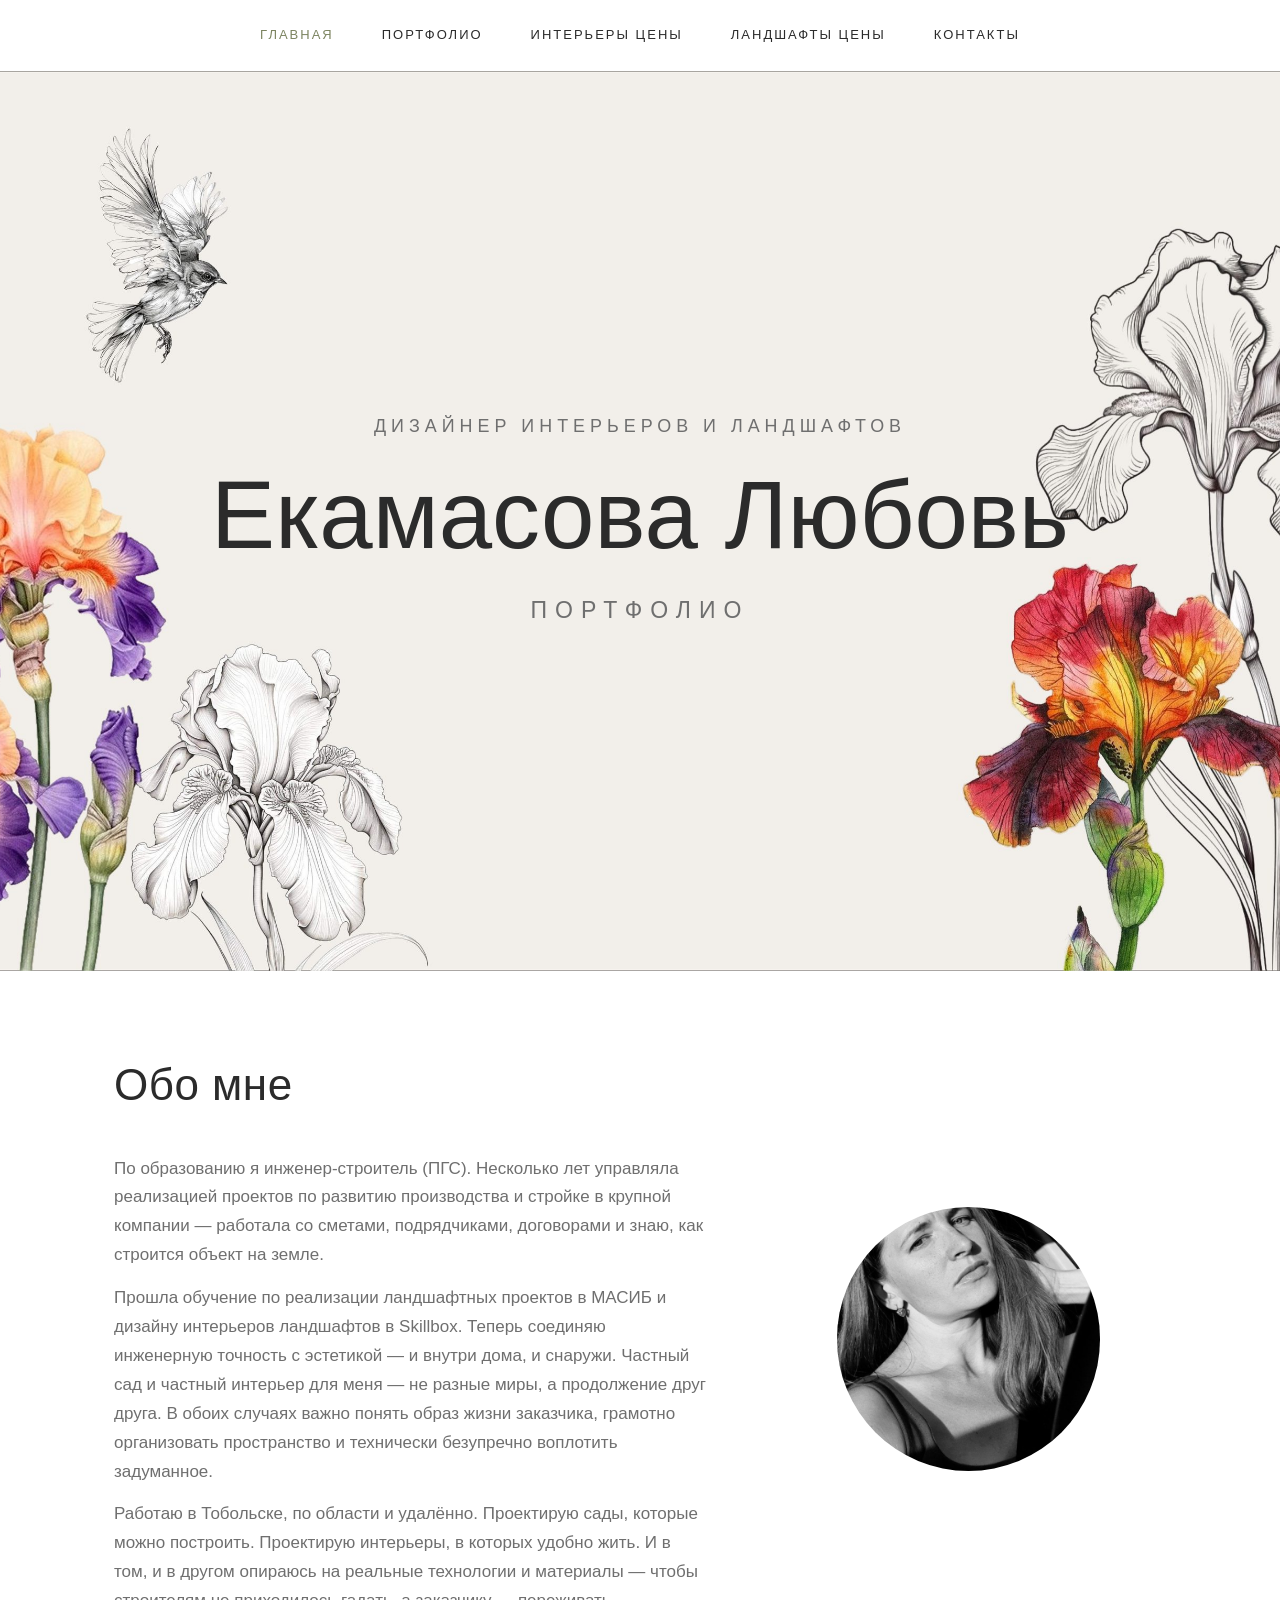
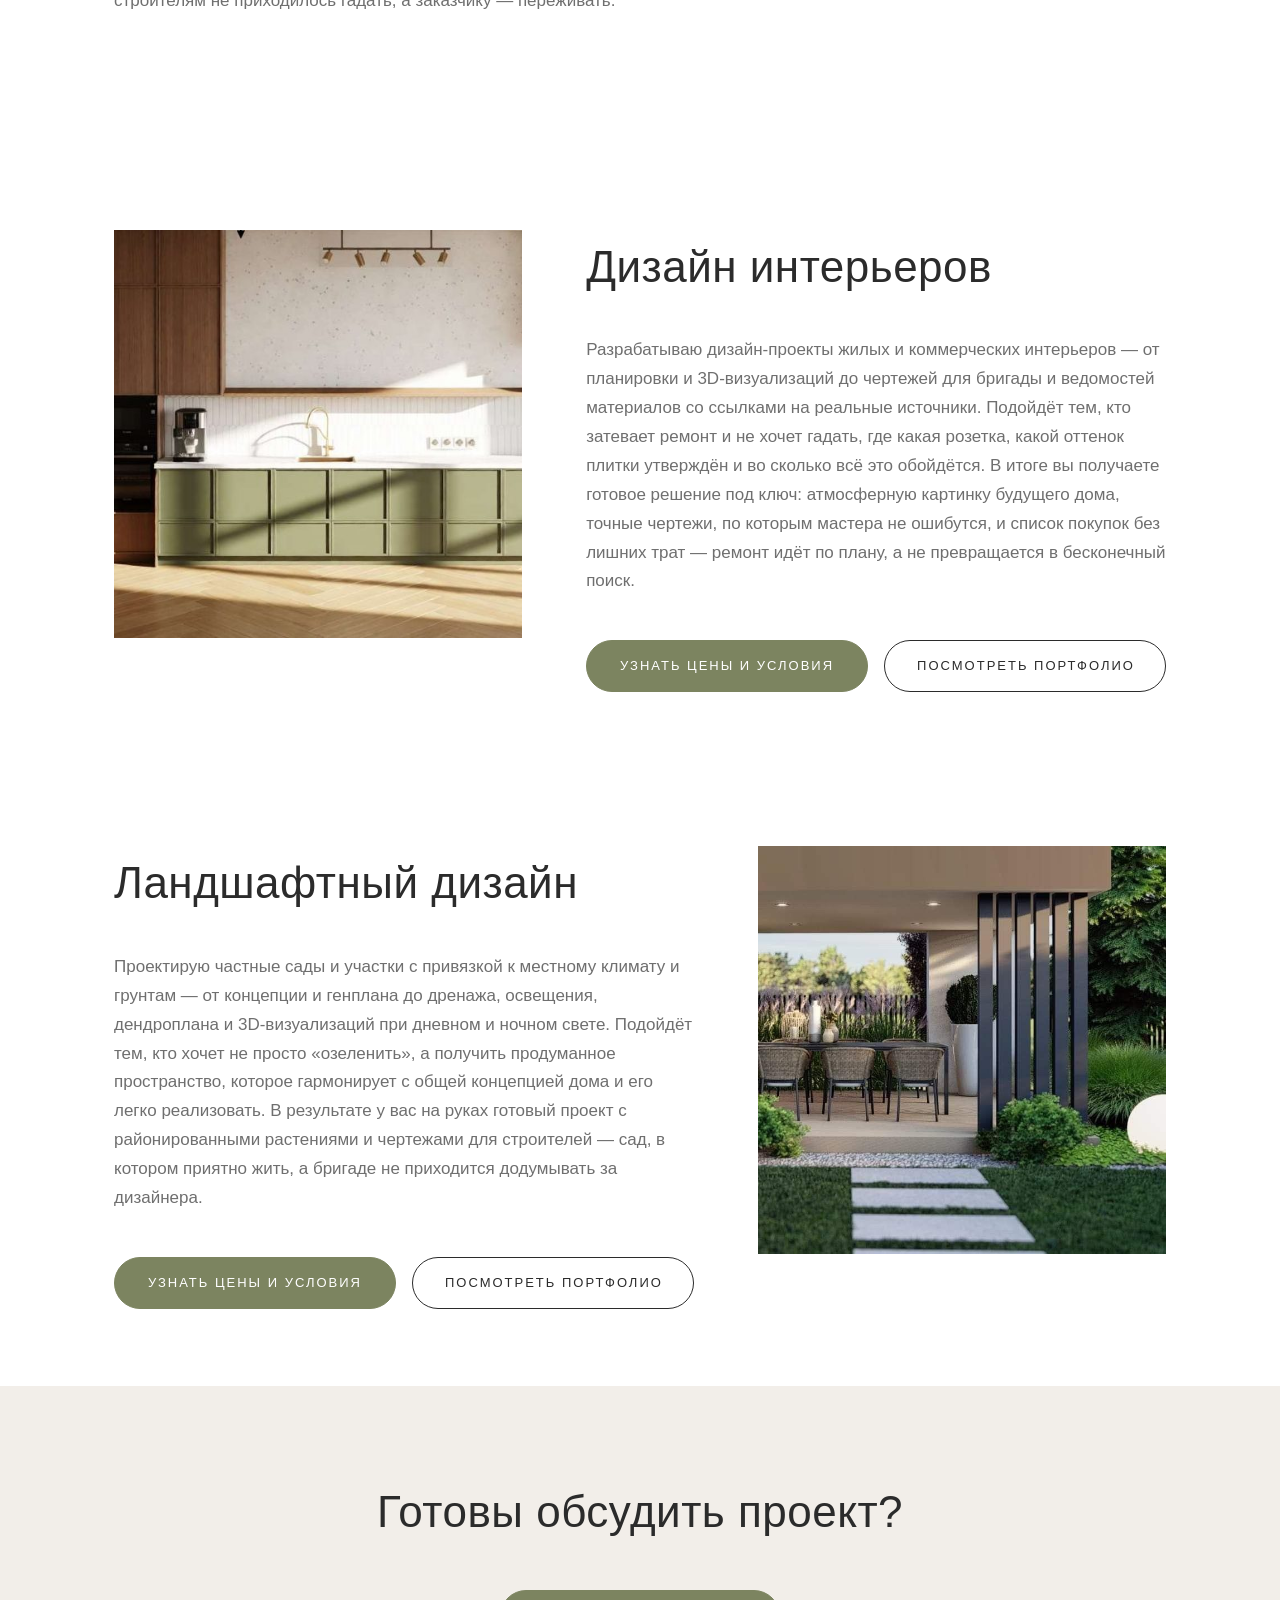
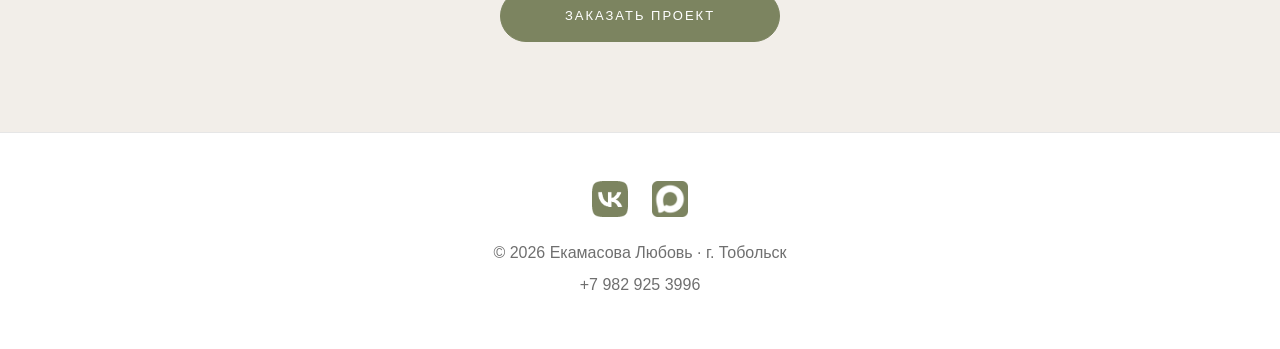
<file: index.html>
<!DOCTYPE html>
<html lang="ru">
<head>
  <meta charset="UTF-8">
  <meta name="viewport" content="width=device-width, initial-scale=1.0">
  <title>Екамасова Любовь — дизайн интерьеров и ландшафтов</title>
  <meta name="description" content="Дизайнер интерьеров и ландшафтов в Тобольске. Проектирование, 3D-визуализация, авторский надзор. Портфолио выполненных работ.">
  <link rel="canonical" href="https://portfolio.unumgarden.ru/">
  <meta property="og:type" content="website">
  <meta property="og:title" content="Екамасова Любовь — дизайн интерьеров и ландшафтов">
  <meta property="og:description" content="Дизайнер интерьеров и ландшафтов в Тобольске. Проектирование, 3D-визуализация, авторский надзор. Портфолио выполненных работ.">
  <meta property="og:url" content="https://portfolio.unumgarden.ru/">
  <meta property="og:image" content="https://portfolio.unumgarden.ru/assets/og-preview.jpg">
  <meta property="og:locale" content="ru_RU">
  <meta name="twitter:card" content="summary_large_image">
  <script type="application/ld+json">
  {
    "@context": "https://schema.org",
    "@type": "ProfessionalService",
    "name": "Екамасова Любовь — дизайн интерьеров и ландшафтов",
    "description": "Дизайнер интерьеров и ландшафтов в Тобольске. Проектирование, 3D-визуализация, авторский надзор.",
    "url": "https://portfolio.unumgarden.ru/",
    "image": "https://portfolio.unumgarden.ru/assets/og-preview.jpg",
    "telephone": "+7 982 925 3996",
    "areaServed": "Тобольск и Тюменская область",
    "address": {
      "@type": "PostalAddress",
      "addressLocality": "Тобольск",
      "addressRegion": "Тюменская область",
      "addressCountry": "RU"
    },
    "founder": {
      "@type": "Person",
      "name": "Екамасова Любовь"
    }
  }
  </script>
  <link rel="stylesheet" href="styles.css">
</head>
<body>

  <!-- Навигация -->
  <nav class="nav nav--sticky">
    <a href="index.html" class="is-active">Главная</a>
    <a href="portfolio.html">Портфолио</a>
    <a href="interior.html">Интерьеры цены</a>
    <a href="landscape.html">Ландшафты цены</a>
    <a href="contacts.html">Контакты</a>
  </nav>

  <!-- Hero -->
  <header class="hero">
    <div class="hero__img" role="img" aria-label="Интерьер с видом на сад"></div>
    <div class="hero__caption">
      <div class="hero__role">Дизайнер интерьеров и ландшафтов</div>
      <h1 class="hero__name">Екамасова Любовь</h1>
      <div class="hero__sub">портфолио</div>
    </div>
  </header>

  <!-- Обо мне -->
  <section class="about">
    <div class="wrap">
      <div class="about__grid">
        <div class="about__text">
          <h2 class="block-title block-title--sans">Обо мне</h2>
          <p>По образованию я инженер-строитель (ПГС). Несколько лет управляла реализацией проектов по развитию производства и стройке в крупной компании — работала со сметами, подрядчиками, договорами и знаю, как строится объект на земле.</p>
          <p>Прошла обучение по реализации ландшафтных проектов в МАСИБ и дизайну интерьеров ландшафтов в Skillbox. Теперь соединяю инженерную точность с эстетикой — и внутри дома, и снаружи. Частный сад и частный интерьер для меня — не разные миры, а продолжение друг друга. В обоих случаях важно понять образ жизни заказчика, грамотно организовать пространство и технически безупречно воплотить задуманное.</p>
          <p>Работаю в Тобольске, по области и удалённо. Проектирую сады, которые можно построить. Проектирую интерьеры, в которых удобно жить. И в том, и в другом опираюсь на реальные технологии и материалы — чтобы строителям не приходилось гадать, а заказчику — переживать.</p>
        </div>
        <img class="about__photo--round" src="assets/about-1.jpg" alt="Екамасова Любовь">
      </div>
    </div>
  </section>

  <!-- Разделитель -->
  <div class="divider" aria-hidden="true"><span></span></div>

  <!-- Услуга №1 — Интерьер (анонс) -->
  <section class="service">
    <div class="wrap">
      <div class="service__grid">
        <div class="service__media">
          <img class="service__img" src="assets/portfolio/evrodvushka/img-01.jpg" alt="Дизайн интерьера — кухня-гостиная">
        </div>
        <div class="service__text">
          <h2 class="block-title">Дизайн интерьеров</h2>
          <p>Разрабатываю дизайн-проекты жилых и коммерческих интерьеров — от планировки и 3D-визуализаций до чертежей для бригады и ведомостей материалов со ссылками на реальные источники. Подойдёт тем, кто затевает ремонт и не хочет гадать, где какая розетка, какой оттенок плитки утверждён и во сколько всё это обойдётся. В итоге вы получаете готовое решение под ключ: атмосферную картинку будущего дома, точные чертежи, по которым мастера не ошибутся, и список покупок без лишних трат — ремонт идёт по плану, а не превращается в бесконечный поиск.</p>
          <div class="service__buttons">
            <a class="btn btn--fill" href="interior.html">Узнать цены и условия</a>
            <a class="btn btn--outline" href="portfolio.html">Посмотреть портфолио</a>
          </div>
        </div>
      </div>
    </div>
  </section>

  <!-- Услуга №2 — Ландшафты (анонс, зеркально) -->
  <section class="service service--mirror">
    <div class="wrap">
      <div class="service__grid">
        <div class="service__media">
          <img class="service__img" src="assets/portfolio/sad-s-vodoemom/img-01.jpg" alt="Ландшафтный проект — сад">
        </div>
        <div class="service__text">
          <h2 class="block-title" style="white-space: nowrap;">Ландшафтный дизайн</h2>
          <p>Проектирую частные сады и участки с привязкой к местному климату и грунтам — от концепции и генплана до дренажа, освещения, дендроплана и 3D-визуализаций при дневном и ночном свете. Подойдёт тем, кто хочет не просто «озеленить», а получить продуманное пространство, которое гармонирует с общей концепцией дома и его легко реализовать. В результате у вас на руках готовый проект с районированными растениями и чертежами для строителей — сад, в котором приятно жить, а бригаде не приходится додумывать за дизайнера.</p>
          <div class="service__buttons">
            <a class="btn btn--fill" href="landscape.html">Узнать цены и условия</a>
            <a class="btn btn--outline" href="portfolio.html">Посмотреть портфолио</a>
          </div>
        </div>
      </div>
    </div>
  </section>

  <!-- Финальный CTA -->
  <section class="cta cta--beige">
    <div class="wrap">
      <h2 class="block-title">Готовы обсудить проект?</h2>
      <a class="btn btn--fill" href="contacts.html">Заказать проект</a>
    </div>
  </section>

  <!-- Футер -->
  <footer class="footer">
    <div class="footer__social">
      <a href="https://vk.com/id74523601" aria-label="ВКонтакте"><img class="soc-ico" src="assets/vk.png" alt="ВКонтакте"></a>
      <a href="https://max.ru/u/f9LHodD0cOKt04_KlVTNni_kAMa0kJ7R0f7LP7a6eLaRUk1p-munOzeRiMU" aria-label="MAX"><img class="soc-ico" src="assets/max.png" alt="MAX"></a>
    </div>
    <div class="footer__meta">
      © 2026 Екамасова Любовь · г. Тобольск<br>
      +7 982 925 3996
    </div>
  </footer>

  <script src="scripts.js"></script>

</body>
</html>
</file>
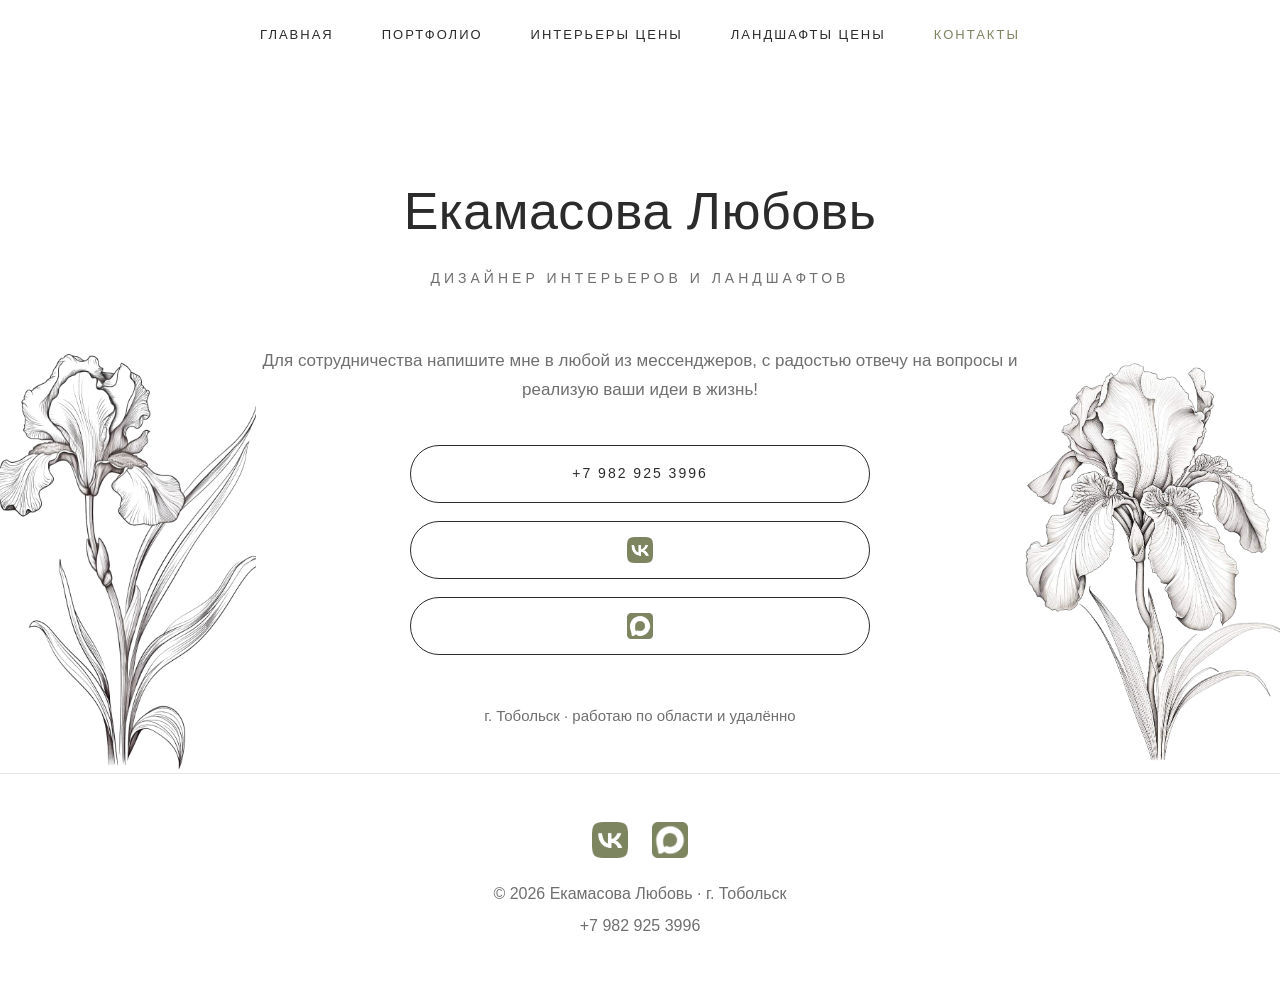
<file: contacts.html>
<!DOCTYPE html>
<html lang="ru">
<head>
  <meta charset="UTF-8">
  <meta name="viewport" content="width=device-width, initial-scale=1.0">
  <title>Контакты — Екамасова Любовь</title>
  <meta name="description" content="Связаться с дизайнером Екамасовой Любовью — Тобольск, работа по области и удалённо.">
  <link rel="canonical" href="https://portfolio.unumgarden.ru/contacts.html">
  <meta property="og:type" content="website">
  <meta property="og:title" content="Контакты — Екамасова Любовь">
  <meta property="og:description" content="Связаться с дизайнером Екамасовой Любовью — Тобольск, работа по области и удалённо.">
  <meta property="og:url" content="https://portfolio.unumgarden.ru/contacts.html">
  <meta property="og:image" content="https://portfolio.unumgarden.ru/assets/og-preview.jpg">
  <meta property="og:locale" content="ru_RU">
  <meta name="twitter:card" content="summary_large_image">
  <link rel="stylesheet" href="styles.css">
</head>
<body>

  <!-- Навигация -->
  <nav class="nav nav--sticky">
    <a href="index.html">Главная</a>
    <a href="portfolio.html">Портфолио</a>
    <a href="interior.html">Интерьеры цены</a>
    <a href="landscape.html">Ландшафты цены</a>
    <a href="contacts.html" class="is-active">Контакты</a>
  </nav>

  <!-- Заголовок страницы -->
  <div class="page-head">
    <h1 class="page-head__title">Екамасова Любовь</h1>
    <div class="page-head__sub">Дизайнер интерьеров и ландшафтов</div>
  </div>

  <!-- Контакты -->
  <section class="contacts-page">
    <div class="wrap">
      <p class="contacts-page__text">Для сотрудничества напишите мне в любой из мессенджеров, с радостью отвечу на вопросы и реализую ваши идеи в жизнь!</p>

      <div class="contacts-page__links">
        <a href="tel:+79829253996">+7 982 925 3996</a>
        <a href="https://vk.com/id74523601" aria-label="ВКонтакте"><img class="soc-ico" src="assets/vk.png" alt="ВКонтакте"></a>
        <a href="https://max.ru/u/f9LHodD0cOKt04_KlVTNni_kAMa0kJ7R0f7LP7a6eLaRUk1p-munOzeRiMU" aria-label="MAX"><img class="soc-ico" src="assets/max.png" alt="MAX"></a>
      </div>

      <p class="contacts-page__meta">г. Тобольск · работаю по области и удалённо</p>
    </div>
  </section>

  <!-- Футер -->
  <footer class="footer">
    <div class="footer__social">
      <a href="https://vk.com/id74523601" aria-label="ВКонтакте"><img class="soc-ico" src="assets/vk.png" alt="ВКонтакте"></a>
      <a href="https://max.ru/u/f9LHodD0cOKt04_KlVTNni_kAMa0kJ7R0f7LP7a6eLaRUk1p-munOzeRiMU" aria-label="MAX"><img class="soc-ico" src="assets/max.png" alt="MAX"></a>
    </div>
    <div class="footer__meta">
      © 2026 Екамасова Любовь · г. Тобольск<br>
      +7 982 925 3996
    </div>
  </footer>

  <script src="scripts.js"></script>

</body>
</html>
</file>
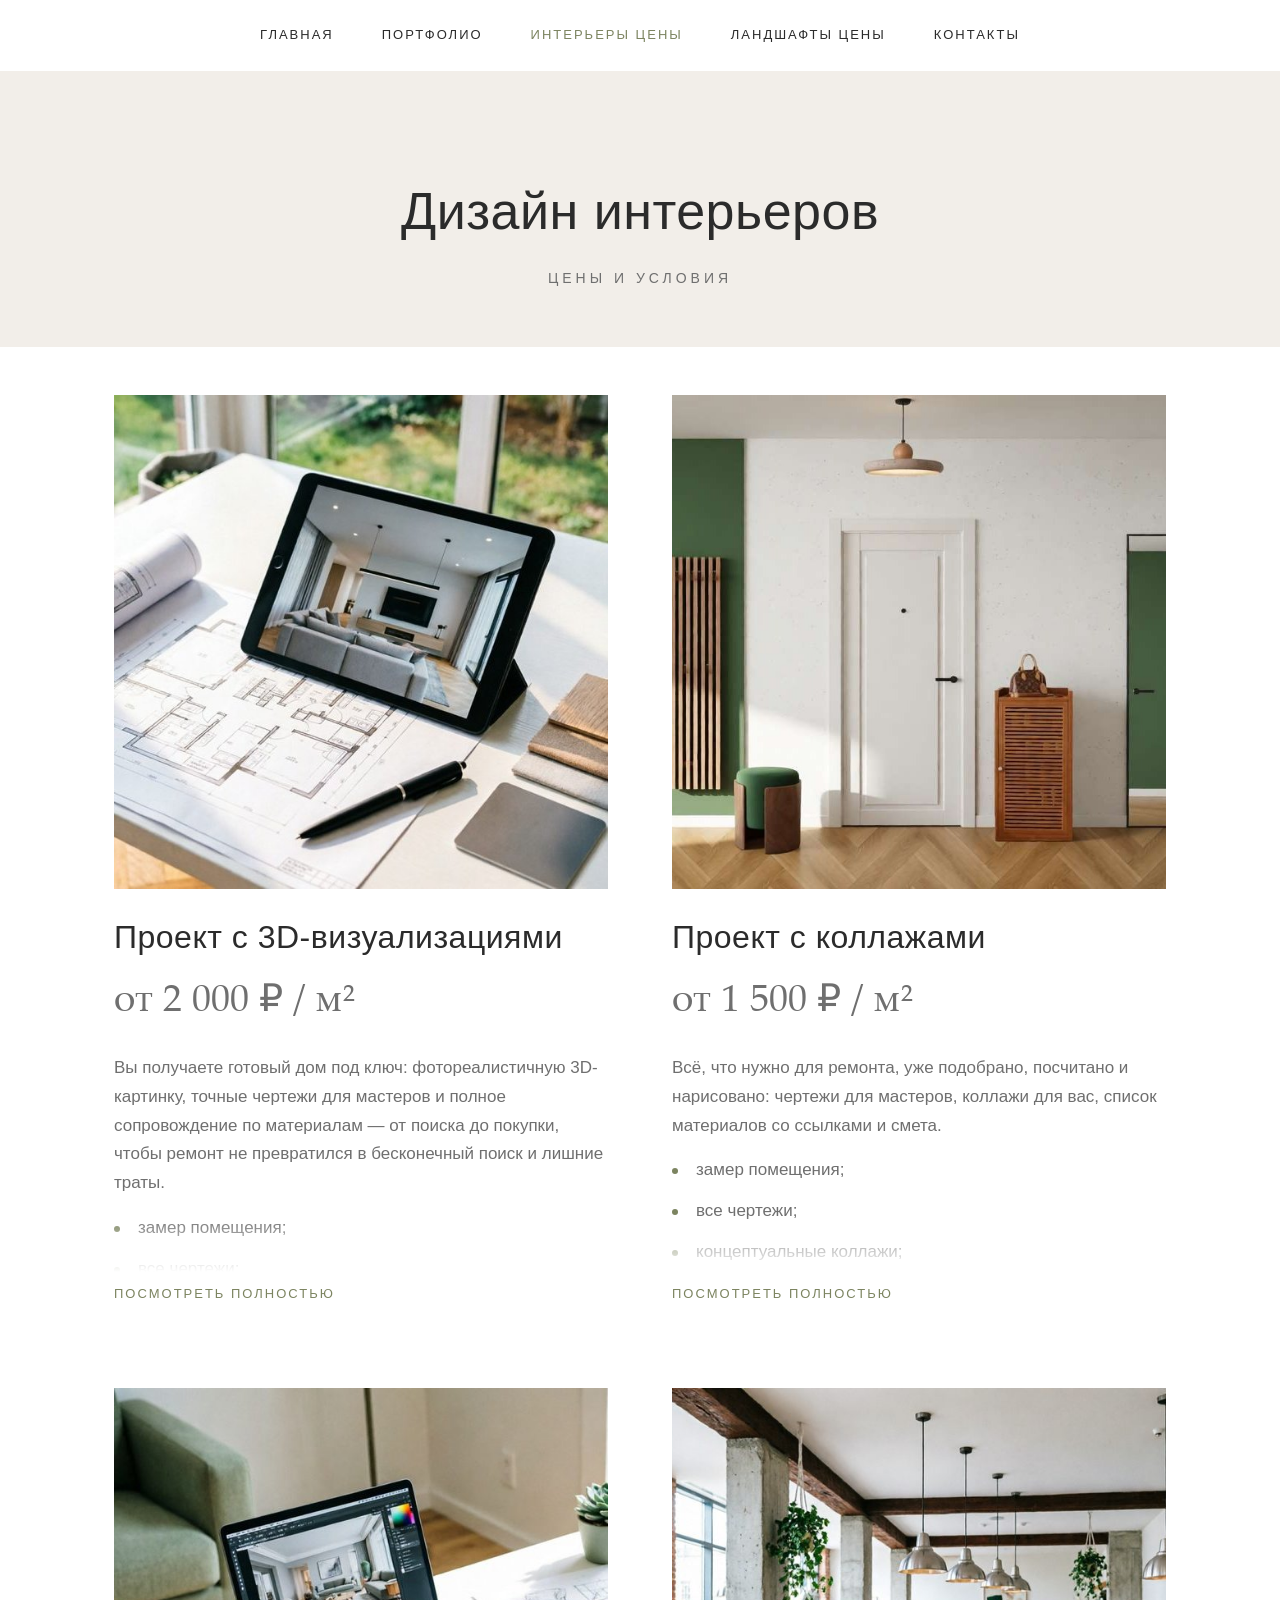
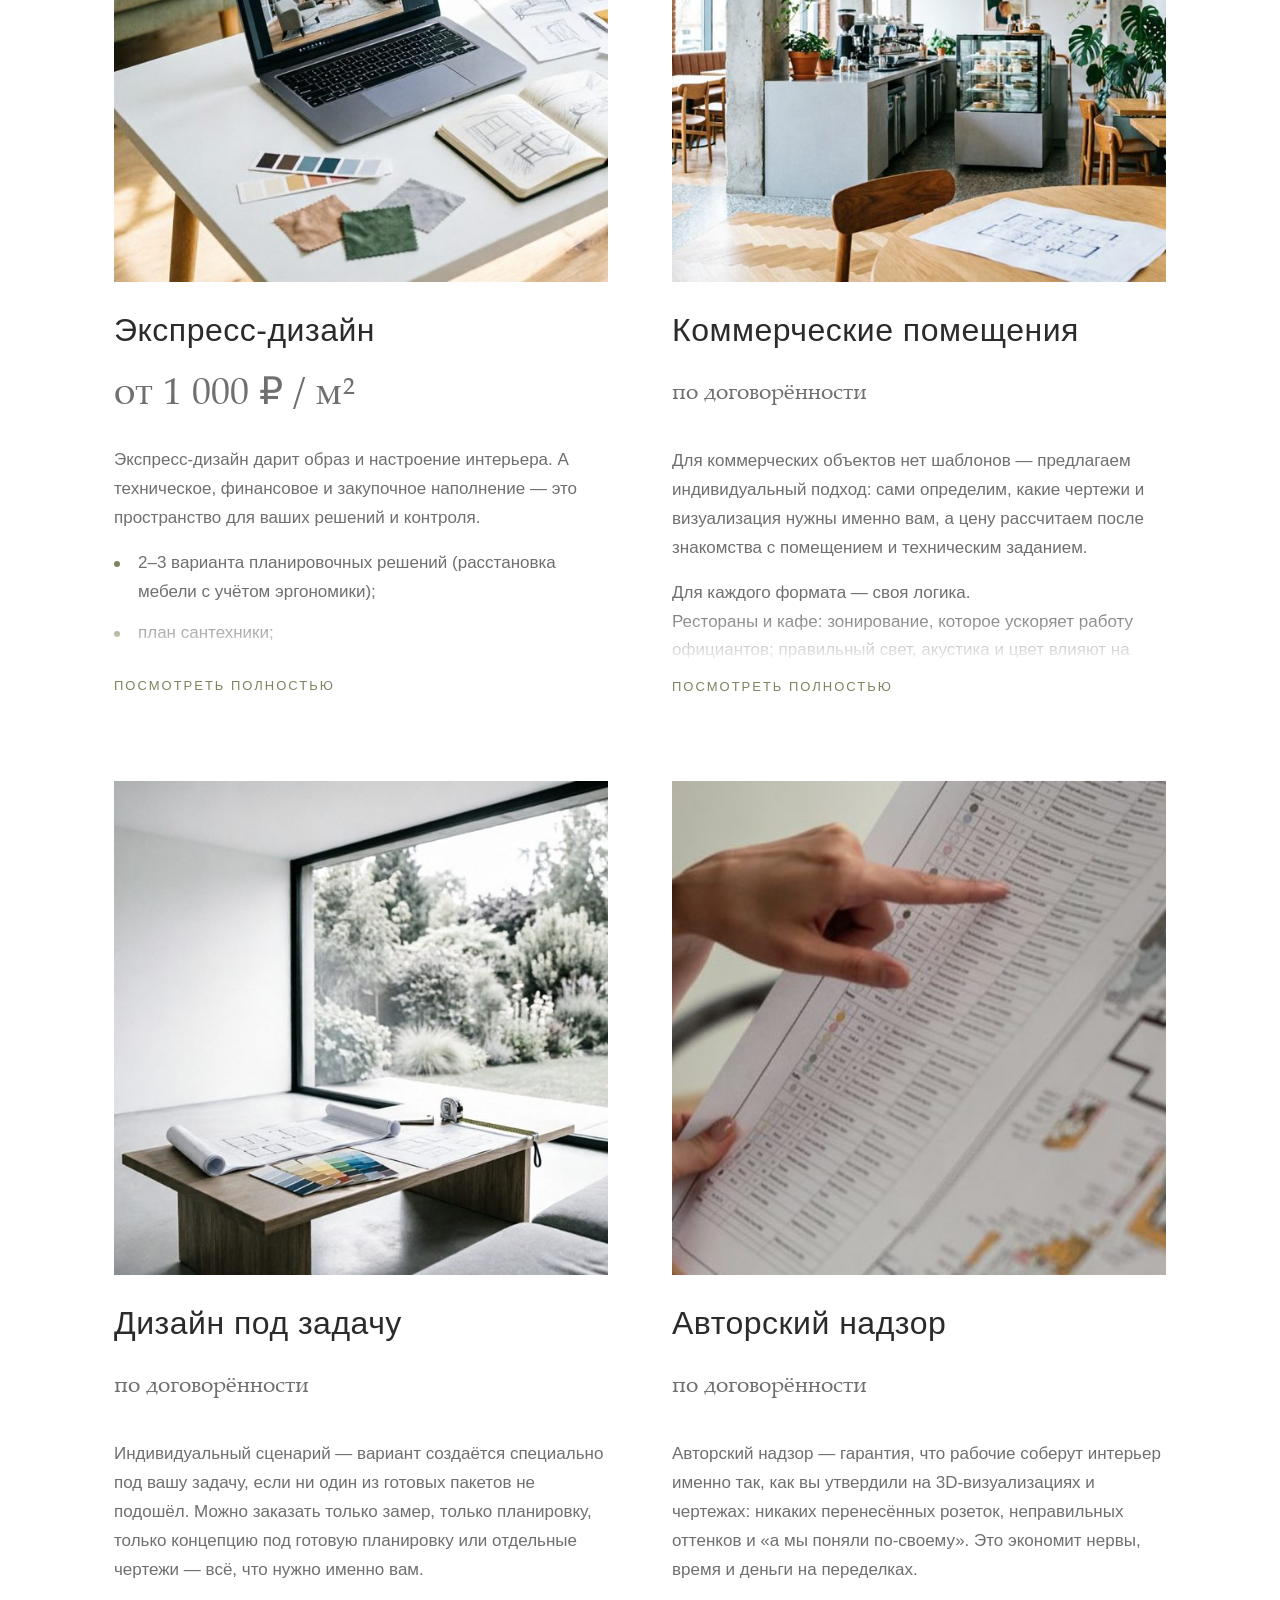
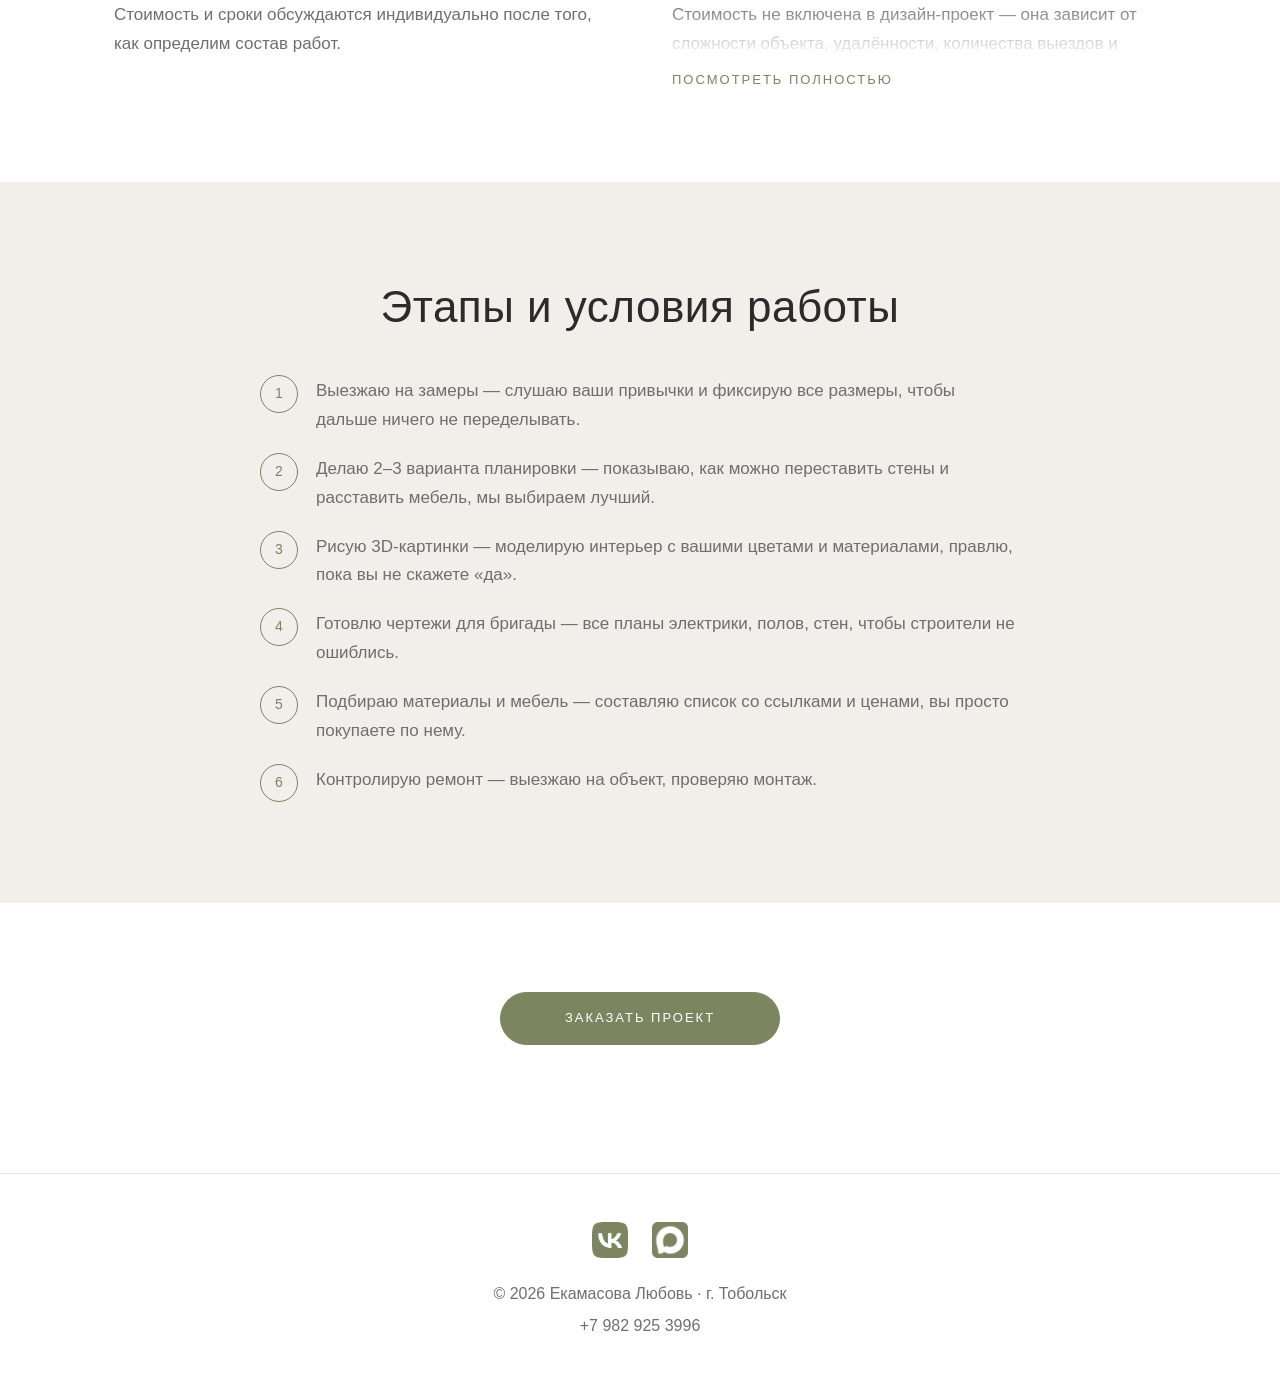
<file: interior.html>
<!DOCTYPE html>
<html lang="ru">
<head>
  <meta charset="UTF-8">
  <meta name="viewport" content="width=device-width, initial-scale=1.0">
  <title>Интерьер — цены и условия — Екамасова Любовь</title>
  <meta name="description" content="Дизайн интерьеров в Тобольске: цены, услуги и условия работы. Планировка, 3D-визуализация, авторский надзор.">
  <link rel="canonical" href="https://portfolio.unumgarden.ru/interior.html">
  <meta property="og:type" content="website">
  <meta property="og:title" content="Интерьер — цены и условия — Екамасова Любовь">
  <meta property="og:description" content="Дизайн интерьеров в Тобольске: цены, услуги и условия работы. Планировка, 3D-визуализация, авторский надзор.">
  <meta property="og:url" content="https://portfolio.unumgarden.ru/interior.html">
  <meta property="og:image" content="https://portfolio.unumgarden.ru/assets/og-preview.jpg">
  <meta property="og:locale" content="ru_RU">
  <meta name="twitter:card" content="summary_large_image">
  <link rel="stylesheet" href="styles.css">
</head>
<body>

  <!-- Навигация -->
  <nav class="nav nav--sticky">
    <a href="index.html">Главная</a>
    <a href="portfolio.html">Портфолио</a>
    <a href="interior.html" class="is-active">Интерьеры цены</a>
    <a href="landscape.html">Ландшафты цены</a>
    <a href="contacts.html">Контакты</a>
  </nav>

  <!-- Заголовок страницы -->
  <div class="page-head page-head--beige">
    <h1 class="page-head__title">Дизайн интерьеров</h1>
    <div class="page-head__sub">Цены и условия</div>
  </div>

  <section class="pricing">
    <div class="wrap">

      <div class="pricing__packages">

        <div class="package">
          <img class="package__img" src="assets/interior/3d.jpg" alt="Дизайн-проект с 3D-визуализациями">
          <div class="package__name">Проект с 3D-визуализациями</div>
          <div class="package__price">от 2 000 ₽ / м²</div>
          <p class="package__desc">Вы получаете готовый дом под ключ: фотореалистичную 3D-картинку, точные чертежи для мастеров и полное сопровождение по материалам — от поиска до покупки, чтобы ремонт не превратился в бесконечный поиск и лишние траты.</p>
              <ul class="package__list">
                <li>замер помещения;</li>
                <li>все чертежи;</li>
                <li>3D-визуализации;</li>
                <li>ведомости материалов и мебели со ссылками на реальные источники;</li>
                <li>комплектация.</li>
              </ul>
              <p class="package__note">Срок выполнения: 5–6 недель. Не входит: авторский надзор.<br>Если авторский надзор ведёт тот же дизайнер, который создавал проект, он точно знает, где какая розетка должна быть, какой оттенок плитки утверждён и как стыкуются материалы — вы избегаете ошибок монтажа и разночтений с рабочими.</p>
        </div>

        <div class="package">
          <img class="package__img package__img--left" src="assets/interior/collage.jpg" alt="Дизайн-проект с коллажами">
          <div class="package__name">Проект с коллажами</div>
          <div class="package__price">от 1 500 ₽ / м²</div>
          <p class="package__desc">Всё, что нужно для ремонта, уже подобрано, посчитано и нарисовано: чертежи для мастеров, коллажи для вас, список материалов со ссылками и смета.</p>
              <ul class="package__list">
                <li>замер помещения;</li>
                <li>все чертежи;</li>
                <li>концептуальные коллажи;</li>
                <li>ведомости материалов и мебели со ссылками на реальные источники.</li>
              </ul>
              <p class="package__note">Срок выполнения: 4 недели. Не входит: 3D-визуализации, авторский надзор, комплектация.<br>Комплектация — это когда дизайнер оперативно помогает подобрать аналог, если материал закончился на производстве, а также вместе с вами выбирает материалы в магазине.</p>
        </div>

        <div class="package">
          <img class="package__img package__img--left" src="assets/interior/express.jpg" alt="Экспресс-дизайн интерьера">
          <div class="package__name">Экспресс-дизайн</div>
          <div class="package__price">от 1 000 ₽ / м²</div>
          <p class="package__desc">Экспресс-дизайн дарит образ и настроение интерьера. А техническое, финансовое и закупочное наполнение — это пространство для ваших решений и контроля.</p>
              <ul class="package__list">
                <li>2–3 варианта планировочных решений (расстановка мебели с учётом эргономики);</li>
                <li>план сантехники;</li>
                <li>концептуальные коллажи.</li>
              </ul>
              <p class="package__note">Срок выполнения: 2 недели. Не входит: замеры помещения (планировка — на основании ваших замеров), 3D-визуализации и технические чертежи, сметы и ведомости материалов.</p>
        </div>

        <div class="package">
          <img class="package__img" src="assets/interior/commercial.jpg" alt="Дизайн-проект коммерческих помещений">
          <div class="package__name">Коммерческие помещения</div>
          <div class="package__price package__price--text">по договорённости</div>
          <p class="package__desc">Для коммерческих объектов нет шаблонов — предлагаем индивидуальный подход: сами определим, какие чертежи и визуализация нужны именно вам, а цену рассчитаем после знакомства с помещением и техническим заданием.</p>
              <p class="package__note">Для каждого формата — своя логика.<br>Рестораны и кафе: зонирование, которое ускоряет работу официантов; правильный свет, акустика и цвет влияют на аппетит и желание вернуться.<br>Офисы: бесшумные зоны для работы, переговорные и места отдыха — дизайн снижает текучку и повышает КПД.<br>Квартиры под сдачу: износостойкие материалы, немаркие поверхности и нейтральная база под разных арендаторов.<br>Стоимость и сроки обсуждаются индивидуально.</p>
        </div>

        <div class="package">
          <img class="package__img" src="assets/interior/zadacha.jpg" alt="Дизайн интерьера под задачу">
          <div class="package__name">Дизайн под задачу</div>
          <div class="package__price package__price--text">по договорённости</div>
          <p class="package__desc">Индивидуальный сценарий — вариант создаётся специально под вашу задачу, если ни один из готовых пакетов не подошёл. Можно заказать только замер, только планировку, только концепцию под готовую планировку или отдельные чертежи — всё, что нужно именно вам.</p>
              <p class="package__note">Стоимость и сроки обсуждаются индивидуально после того, как определим состав работ.</p>
        </div>

        <div class="package">
          <img class="package__img" src="assets/interior/avtnadzor.jpg" alt="Авторский надзор">
          <div class="package__name">Авторский надзор</div>
          <div class="package__price package__price--text">по договорённости</div>
          <p class="package__desc">Авторский надзор — гарантия, что рабочие соберут интерьер именно так, как вы утвердили на 3D-визуализациях и чертежах: никаких перенесённых розеток, неправильных оттенков и «а мы поняли по-своему». Это экономит нервы, время и деньги на переделках.</p>
              <p class="package__note">Стоимость не включена в дизайн-проект — она зависит от сложности объекта, удалённости, количества выездов и длительности ремонта. Обсуждаем отдельно после готовности проекта.</p>
        </div>

      </div>

      <!-- Этапы и условия работы -->
      <div class="stages">
        <h2 class="block-title">Этапы и условия работы</h2>
        <ol class="stages__list">
          <li>Выезжаю на замеры — слушаю ваши привычки и фиксирую все размеры, чтобы дальше ничего не переделывать.</li>
          <li>Делаю 2–3 варианта планировки — показываю, как можно переставить стены и расставить мебель, мы выбираем лучший.</li>
          <li>Рисую 3D-картинки — моделирую интерьер с вашими цветами и материалами, правлю, пока вы не скажете «да».</li>
          <li>Готовлю чертежи для бригады — все планы электрики, полов, стен, чтобы строители не ошиблись.</li>
          <li>Подбираю материалы и мебель — составляю список со ссылками и ценами, вы просто покупаете по нему.</li>
          <li>Контролирую ремонт — выезжаю на объект, проверяю монтаж.</li>
        </ol>
      </div>

      <!-- CTA -->
      <div class="cta">
        <a class="btn btn--fill" href="contacts.html">Заказать проект</a>
      </div>

    </div>
  </section>

  <!-- Футер -->
  <footer class="footer">
    <div class="footer__social">
      <a href="https://vk.com/id74523601" aria-label="ВКонтакте"><img class="soc-ico" src="assets/vk.png" alt="ВКонтакте"></a>
      <a href="https://max.ru/u/f9LHodD0cOKt04_KlVTNni_kAMa0kJ7R0f7LP7a6eLaRUk1p-munOzeRiMU" aria-label="MAX"><img class="soc-ico" src="assets/max.png" alt="MAX"></a>
    </div>
    <div class="footer__meta">
      © 2026 Екамасова Любовь · г. Тобольск<br>
      +7 982 925 3996
    </div>
  </footer>

  <script src="scripts.js"></script>

</body>
</html>
</file>
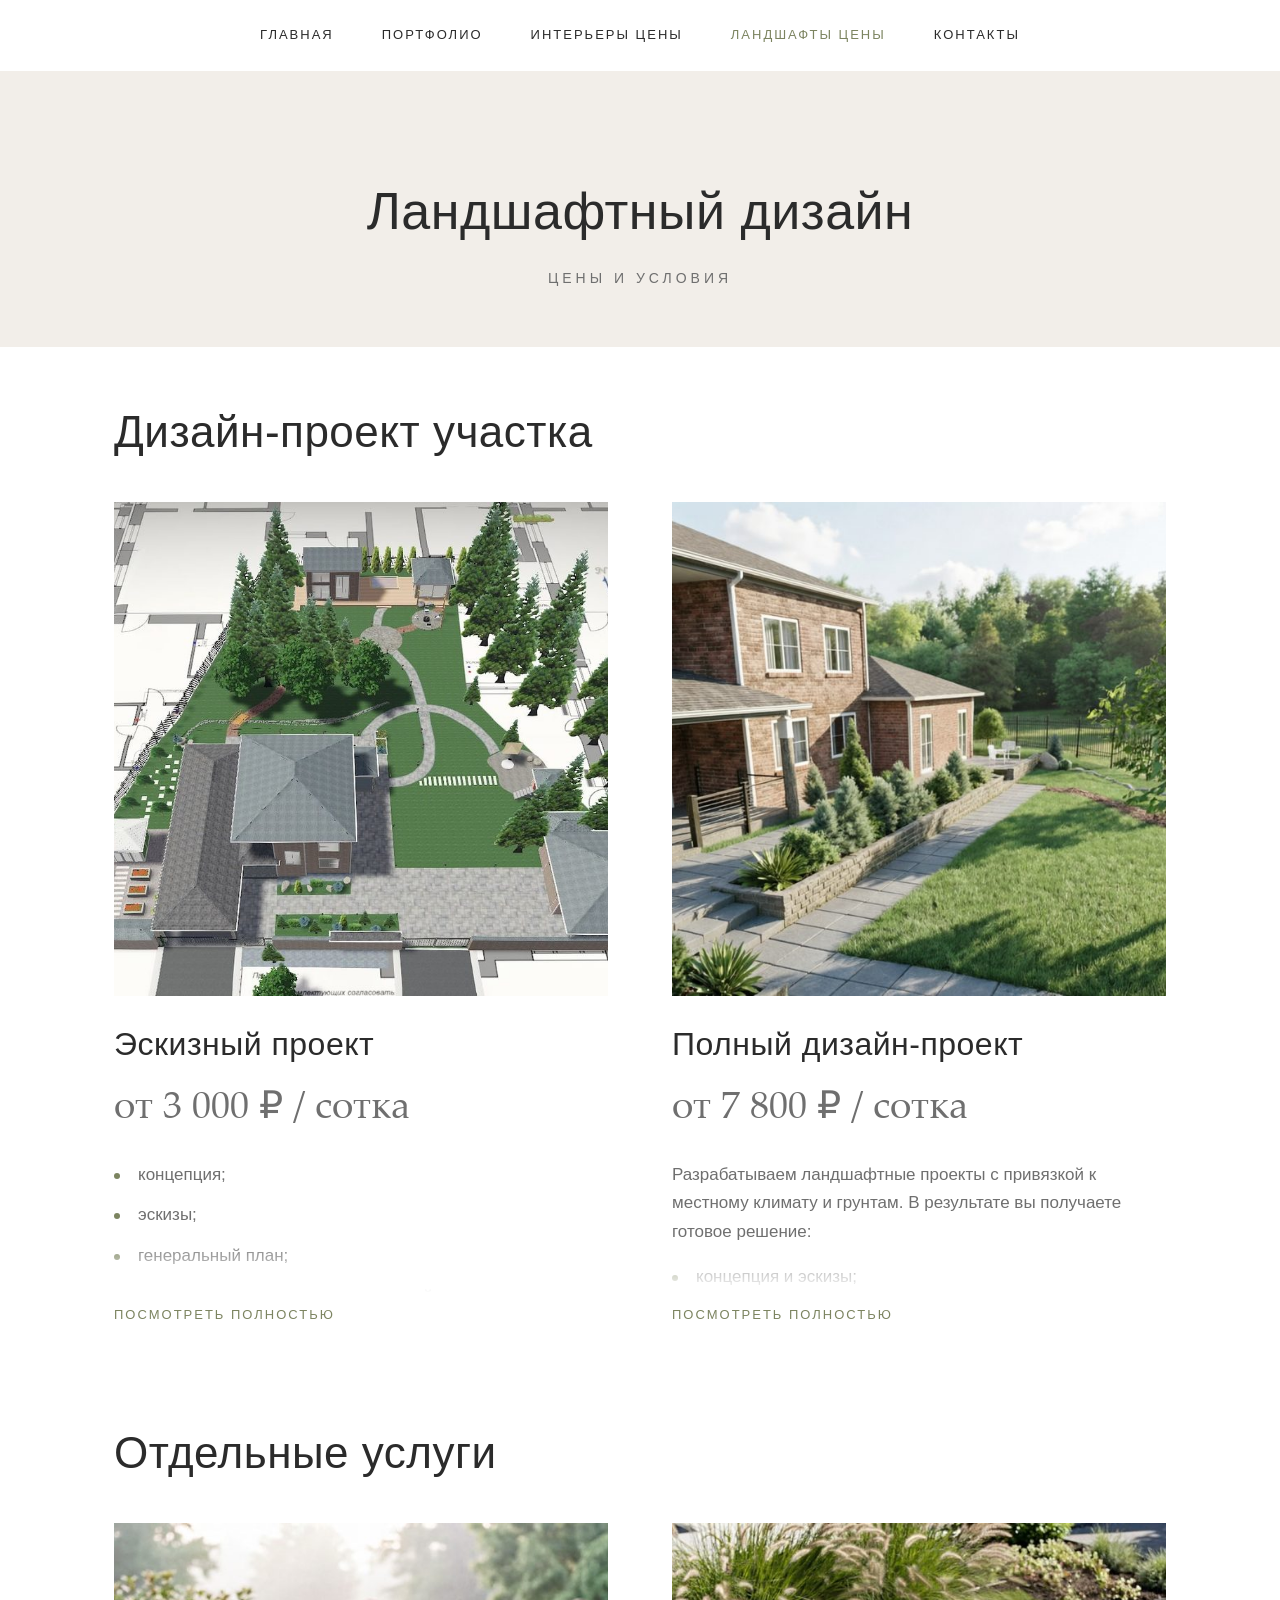
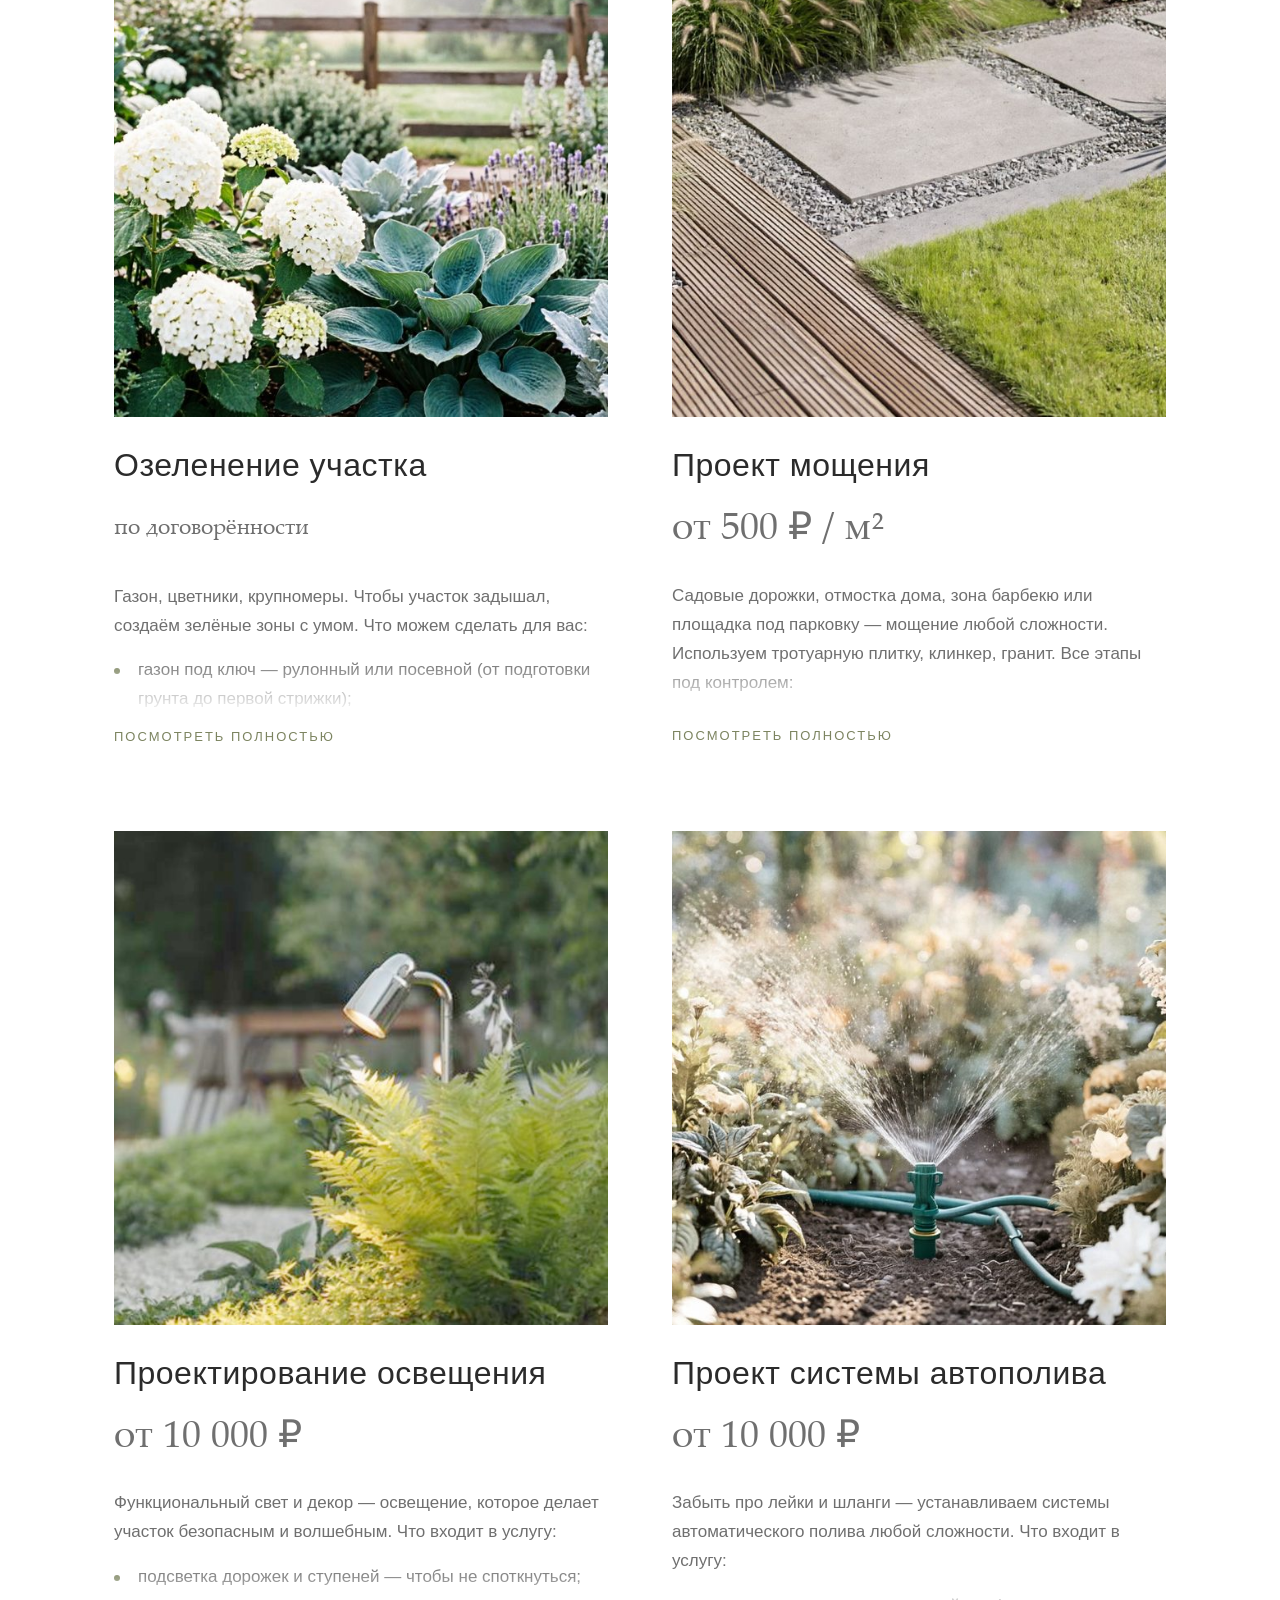
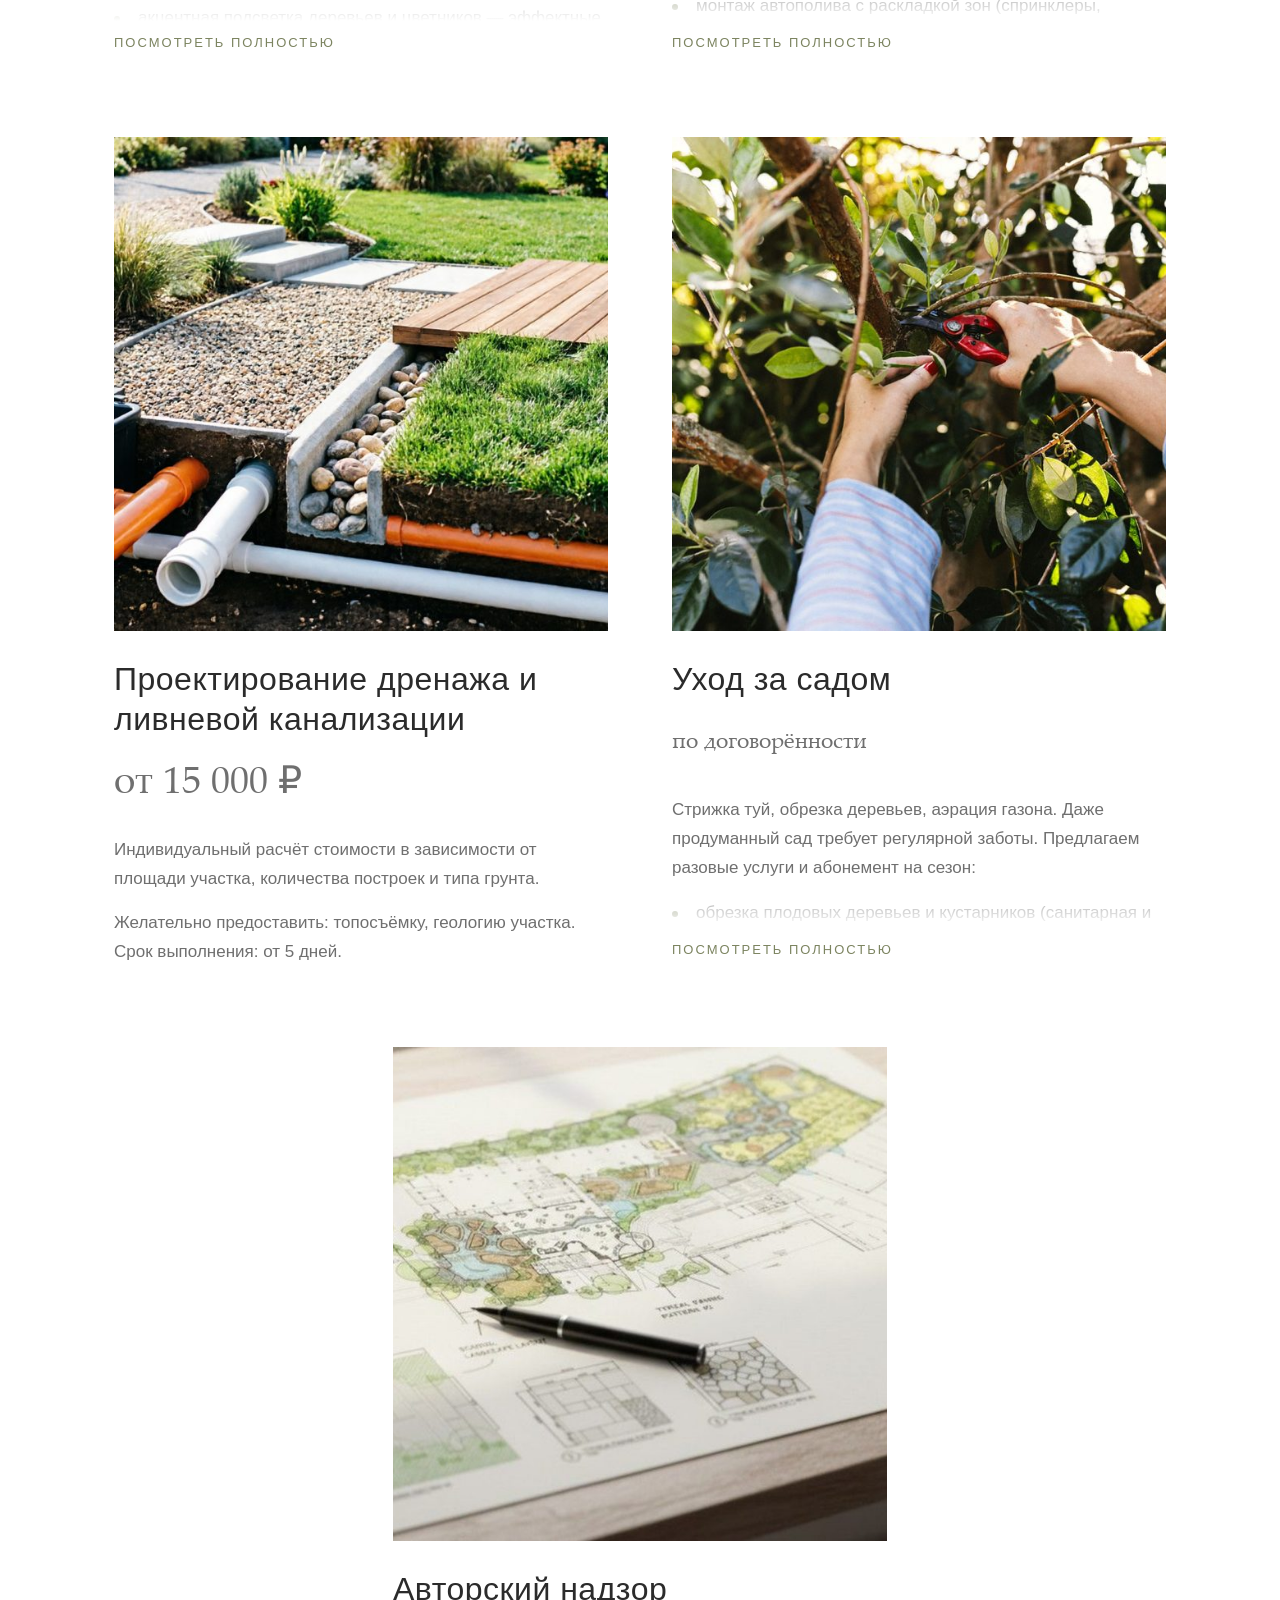
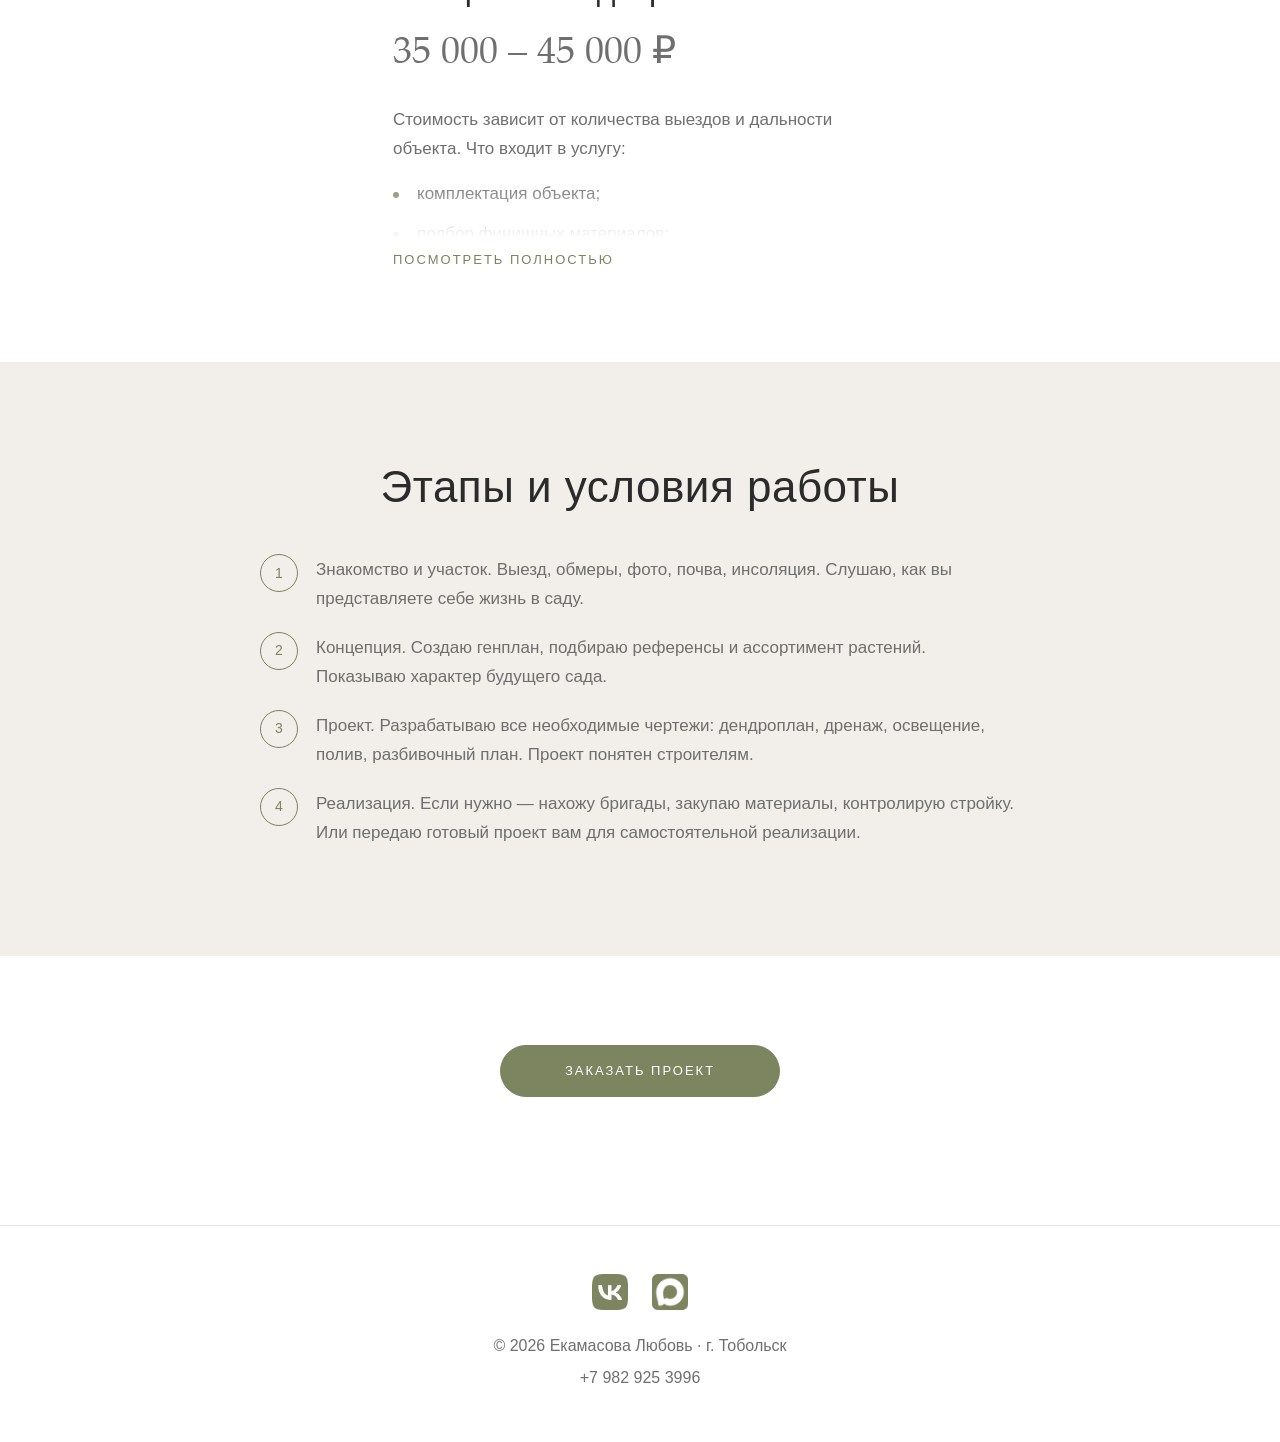
<file: landscape.html>
<!DOCTYPE html>
<html lang="ru">
<head>
  <meta charset="UTF-8">
  <meta name="viewport" content="width=device-width, initial-scale=1.0">
  <title>Ландшафты — цены и условия — Екамасова Любовь</title>
  <meta name="description" content="Ландшафтный дизайн в Тобольске: цены, услуги и условия. Проектирование участка, озеленение, благоустройство.">
  <link rel="canonical" href="https://portfolio.unumgarden.ru/landscape.html">
  <meta property="og:type" content="website">
  <meta property="og:title" content="Ландшафты — цены и условия — Екамасова Любовь">
  <meta property="og:description" content="Ландшафтный дизайн в Тобольске: цены, услуги и условия. Проектирование участка, озеленение, благоустройство.">
  <meta property="og:url" content="https://portfolio.unumgarden.ru/landscape.html">
  <meta property="og:image" content="https://portfolio.unumgarden.ru/assets/og-preview.jpg">
  <meta property="og:locale" content="ru_RU">
  <meta name="twitter:card" content="summary_large_image">
  <link rel="stylesheet" href="styles.css">
</head>
<body>

  <!-- Навигация -->
  <nav class="nav nav--sticky">
    <a href="index.html">Главная</a>
    <a href="portfolio.html">Портфолио</a>
    <a href="interior.html">Интерьеры цены</a>
    <a href="landscape.html" class="is-active">Ландшафты цены</a>
    <a href="contacts.html">Контакты</a>
  </nav>

  <!-- Заголовок страницы -->
  <div class="page-head page-head--beige">
    <h1 class="page-head__title">Ландшафтный дизайн</h1>
    <div class="page-head__sub">Цены и условия</div>
  </div>

  <section class="pricing">
    <div class="wrap">

      <!-- Дизайн-проект -->
      <h2 class="block-title pricing__section-title">Дизайн-проект участка</h2>
      <div class="pricing__packages">

        <div class="package">
          <img class="package__img" src="assets/7.jpg" alt="Эскизный проект">
          <div class="package__name">Эскизный проект</div>
          <div class="package__price">от 3 000 ₽ / сотка</div>
          <ul class="package__list">
            <li>концепция;</li>
            <li>эскизы;</li>
            <li>генеральный план;</li>
            <li>ассортиментная ведомость растений.</li>
          </ul>
          <p class="package__note">Срок выполнения: от 2 недель.<br>Рекомендуемые исходные данные: топосъёмка участка.</p>
        </div>

        <div class="package">
          <img class="package__img" src="assets/6.jpg" alt="Полный дизайн-проект участка">
          <div class="package__name">Полный дизайн-проект</div>
          <div class="package__price">от 7 800 ₽ / сотка</div>
          <p class="package__desc">Разрабатываем ландшафтные проекты с привязкой к местному климату и грунтам. В результате вы получаете готовое решение:</p>
          <ul class="package__list">
            <li>концепция и эскизы;</li>
            <li>генеральный план;</li>
            <li>план инсоляции;</li>
            <li>план ливневой канализации и дренажа;</li>
            <li>план освещения;</li>
            <li>дендроплан;</li>
            <li>проект цветника и эскизы;</li>
            <li>посадочный чертёж цветников;</li>
            <li>ассортиментная ведомость растений и МАФ;</li>
            <li>проект автополива;</li>
            <li>план дорожно-тропиночной сети;</li>
            <li>план покрытий;</li>
            <li>план раскладки плитки;</li>
            <li>конструктивные разрезы покрытий;</li>
            <li>ведомость материалов;</li>
            <li>3D-визуализации при дневном и ночном свете.</li>
          </ul>
          <p class="package__note">Работаем как с небольшими дачами, так и с большими участками под усадьбу. Все чертежи готовы для строителей.<br>Срок выполнения: от 2 недель.</p>
        </div>

      </div>

      <!-- Отдельные услуги -->
      <h2 class="block-title pricing__section-title">Отдельные услуги</h2>
      <div class="pricing__packages">

        <div class="package">
          <img class="package__img" src="assets/2.jpg" alt="Озеленение участка">
          <div class="package__name">Озеленение участка</div>
          <div class="package__price package__price--text">по договорённости</div>
          <p class="package__desc">Газон, цветники, крупномеры. Чтобы участок задышал, создаём зелёные зоны с умом. Что можем сделать для вас:</p>
          <ul class="package__list">
            <li>газон под ключ — рулонный или посевной (от подготовки грунта до первой стрижки);</li>
            <li>посадка крупномеров и кустарников, в том числе для живой изгороди;</li>
            <li>устройство цветников от классических клумб до миксбордеров с непрерывным цветением;</li>
            <li>мульчирование корой или щепой.</li>
          </ul>
          <p class="package__note">Подбираем только районированные растения — они не вымерзнут и не засохнут. Рулонный газон в Тобольске привезём и уложим за день.</p>
        </div>

        <div class="package">
          <img class="package__img" src="assets/3.jpg" alt="Проект мощения">
          <div class="package__name">Проект мощения</div>
          <div class="package__price">от 500 ₽ / м²</div>
          <p class="package__desc">Садовые дорожки, отмостка дома, зона барбекю или площадка под парковку — мощение любой сложности. Используем тротуарную плитку, клинкер, гранит. Все этапы под контролем:</p>
          <ul class="package__list">
            <li>подготовка основания (песок, щебень, бетон);</li>
            <li>укладка тротуарной плитки прямым рядом, диагональю или рисунком;</li>
            <li>облицовка крыльца и подпорных стен натуральным камнем.</li>
          </ul>
          <p class="package__note">Итоговая смета остаётся неизменной после подписания договора.<br>В составе документации: разбивочный план, планы покрытий, конструктивные разрезы дорожных одежд.<br>Срок выполнения: от 3 недель. Исходные данные: топосъёмка, план участка.</p>
        </div>

        <div class="package">
          <img class="package__img package__img--right" src="assets/9.jpg" alt="Проектирование освещения">
          <div class="package__name">Проектирование освещения</div>
          <div class="package__price">от 10 000 ₽</div>
          <p class="package__desc">Функциональный свет и декор — освещение, которое делает участок безопасным и волшебным. Что входит в услугу:</p>
          <ul class="package__list">
            <li>подсветка дорожек и ступеней — чтобы не споткнуться;</li>
            <li>акцентная подсветка деревьев и цветников — эффектные акценты;</li>
            <li>архитектурная подсветка дома и беседки — завершённый образ.</li>
          </ul>
          <p class="package__note">Энергоэффективные садовые светильники, устойчивые к морозам. Управление с пульта или автоматики.<br>В составе документации: план расположения светильников, схема электропитания, спецификация оборудования.<br>Срок выполнения: от 1 недели. Исходные данные: генплан/план участка.</p>
        </div>

        <div class="package">
          <img class="package__img" src="assets/1.jpg" alt="Проект системы автополива">
          <div class="package__name">Проект системы автополива</div>
          <div class="package__price">от 10 000 ₽</div>
          <p class="package__desc">Забыть про лейки и шланги — устанавливаем системы автоматического полива любой сложности. Что входит в услугу:</p>
          <ul class="package__list">
            <li>монтаж автополива с раскладкой зон (спринклеры, капельные линии);</li>
            <li>подключение насосного оборудования и накопительных ёмкостей;</li>
            <li>настройка контроллера с датчиком дождя — система не включится, если идёт дождь.</li>
          </ul>
          <p class="package__note">Подходит для газонов, цветников, огорода и теплиц.<br>В составе документации: план расстановки дождевателей, схема трубопроводов, спецификация оборудования.<br>Срок выполнения: от 2 недель. Исходные данные: дендроплан, генплан/план участка.<br>Доступна дилерская поставка системы автополива с монтажом.</p>
        </div>

        <div class="package">
          <img class="package__img" src="assets/5.jpg" alt="Проектирование дренажа и ливневой канализации">
          <div class="package__name">Проектирование дренажа и ливневой канализации</div>
          <div class="package__price">от 15 000 ₽</div>
          <p class="package__desc">Индивидуальный расчёт стоимости в зависимости от площади участка, количества построек и типа грунта.</p>
          <p class="package__note">Желательно предоставить: топосъёмку, геологию участка.<br>Срок выполнения: от 5 дней.</p>
        </div>

        <div class="package">
          <img class="package__img" src="assets/4.jpg" alt="Уход за садом">
          <div class="package__name">Уход за садом</div>
          <div class="package__price package__price--text">по договорённости</div>
          <p class="package__desc">Стрижка туй, обрезка деревьев, аэрация газона. Даже продуманный сад требует регулярной заботы. Предлагаем разовые услуги и абонемент на сезон:</p>
          <ul class="package__list">
            <li>обрезка плодовых деревьев и кустарников (санитарная и формирующая);</li>
            <li>стрижка туй и живых изгородей — аккуратные формы;</li>
            <li>вертикуляция и аэрация газона — избавляет от мха и войлока;</li>
            <li>обработка от вредителей и болезней — профилактика и лечение.</li>
          </ul>
          <p class="package__note">Приезжаем по заявке или работаем по графику.</p>
        </div>

        <div class="package package--center">
          <img class="package__img" src="assets/8.jpg" alt="Авторский надзор">
          <div class="package__name">Авторский надзор</div>
          <div class="package__price">35 000 – 45 000 ₽</div>
          <p class="package__desc">Стоимость зависит от количества выездов и дальности объекта. Что входит в услугу:</p>
          <ul class="package__list">
            <li>комплектация объекта;</li>
            <li>подбор финишных материалов;</li>
            <li>проверка геометрии и посадочных мест;</li>
            <li>приёмка скрытых этапов;</li>
            <li>заказ растительного материала;</li>
            <li>контроль бригады;</li>
            <li>контроль качества поставок, правильности подготовки посадочных ям;</li>
            <li>оперативная корректировка решений.</li>
          </ul>
        </div>

      </div>

      <!-- Этапы и условия работы -->
      <div class="stages">
        <h2 class="block-title">Этапы и условия работы</h2>
        <ol class="stages__list">
          <li>Знакомство и участок. Выезд, обмеры, фото, почва, инсоляция. Слушаю, как вы представляете себе жизнь в саду.</li>
          <li>Концепция. Создаю генплан, подбираю референсы и ассортимент растений. Показываю характер будущего сада.</li>
          <li>Проект. Разрабатываю все необходимые чертежи: дендроплан, дренаж, освещение, полив, разбивочный план. Проект понятен строителям.</li>
          <li>Реализация. Если нужно — нахожу бригады, закупаю материалы, контролирую стройку. Или передаю готовый проект вам для самостоятельной реализации.</li>
        </ol>
      </div>

      <!-- CTA -->
      <div class="cta">
        <a class="btn btn--fill" href="contacts.html">Заказать проект</a>
      </div>

    </div>
  </section>

  <!-- Футер -->
  <footer class="footer">
    <div class="footer__social">
      <a href="https://vk.com/id74523601" aria-label="ВКонтакте"><img class="soc-ico" src="assets/vk.png" alt="ВКонтакте"></a>
      <a href="https://max.ru/u/f9LHodD0cOKt04_KlVTNni_kAMa0kJ7R0f7LP7a6eLaRUk1p-munOzeRiMU" aria-label="MAX"><img class="soc-ico" src="assets/max.png" alt="MAX"></a>
    </div>
    <div class="footer__meta">
      © 2026 Екамасова Любовь · г. Тобольск<br>
      +7 982 925 3996
    </div>
  </footer>

  <script src="scripts.js"></script>

</body>
</html>
</file>
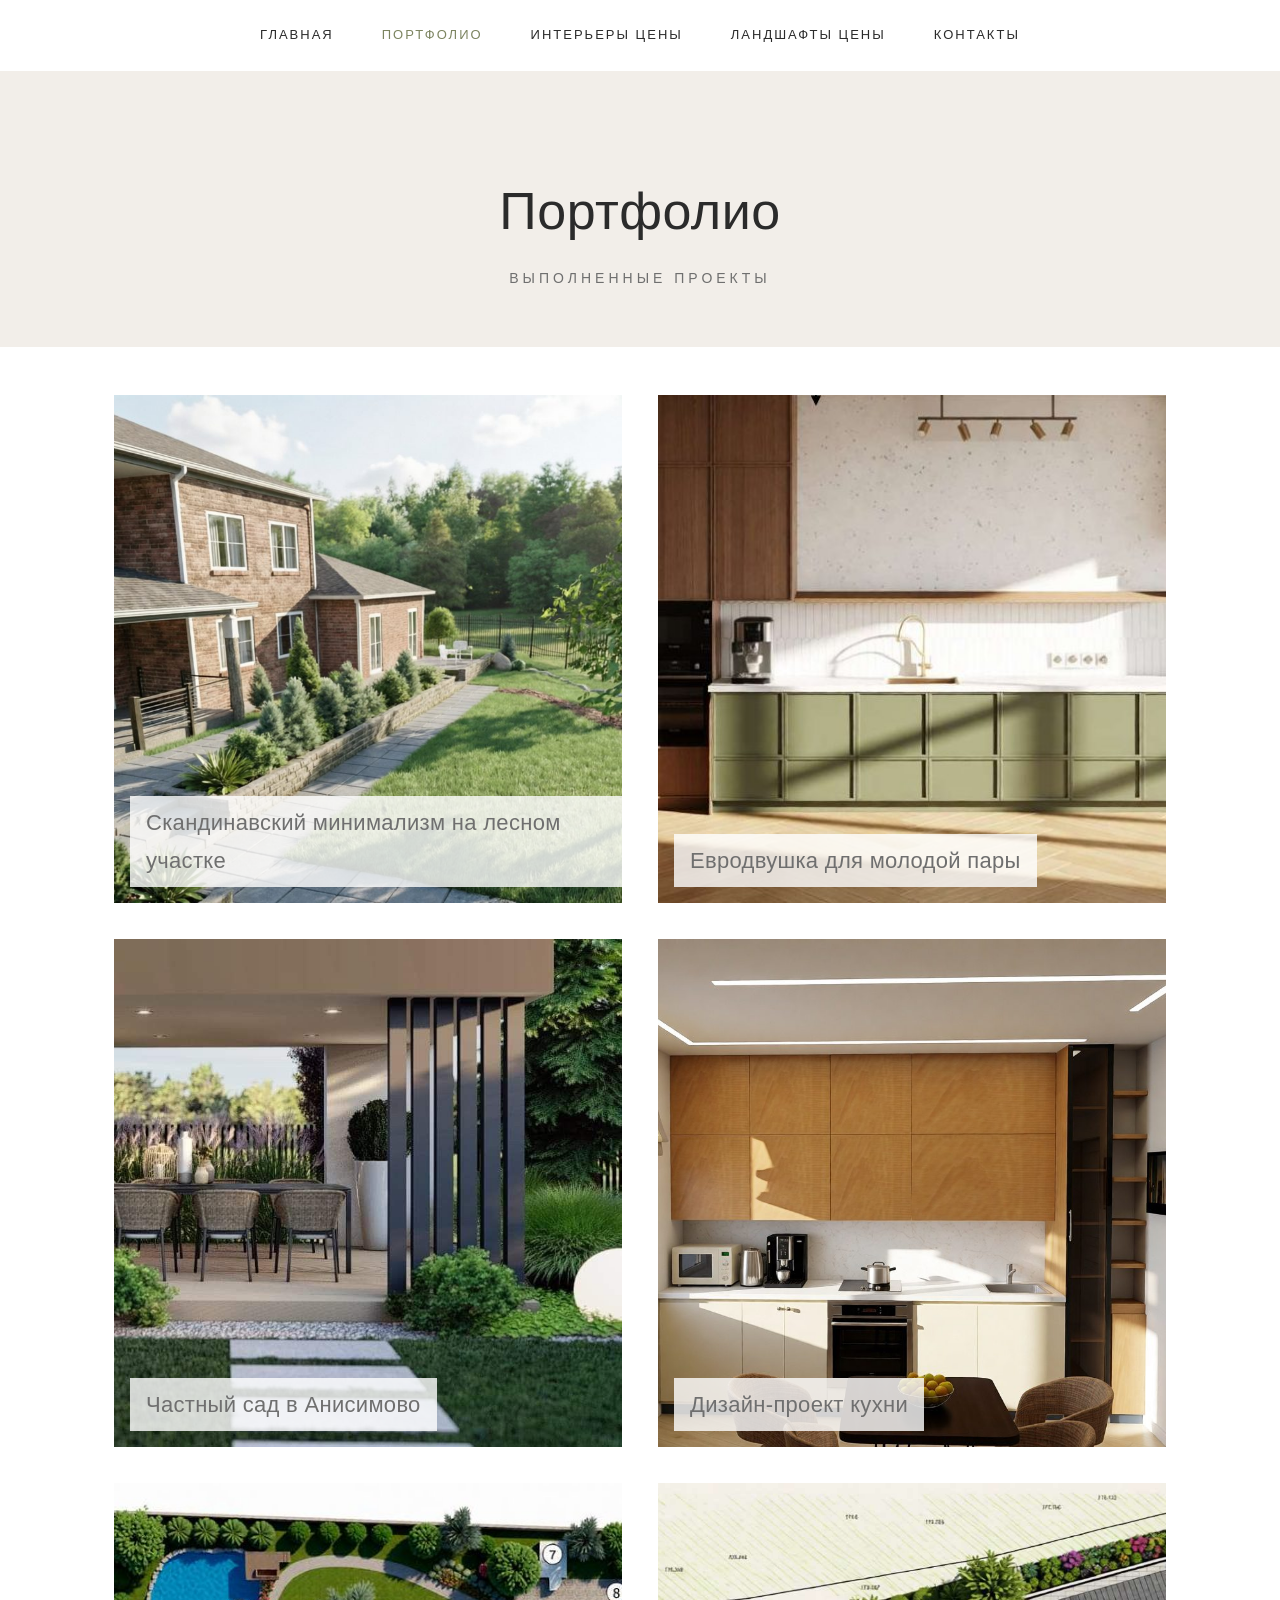
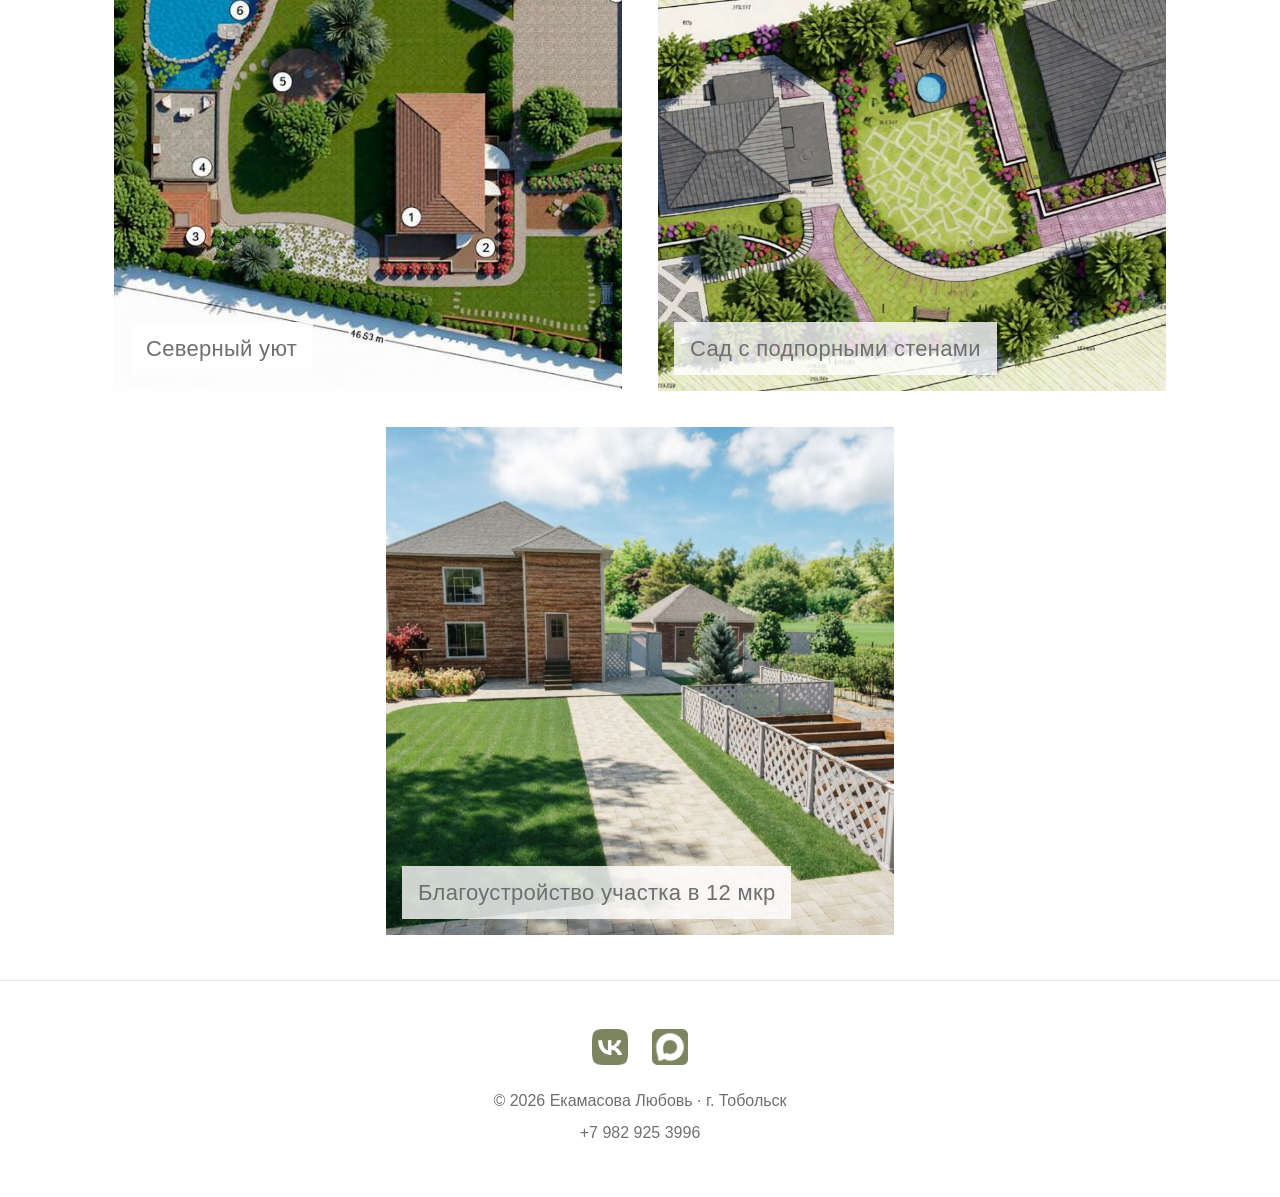
<file: portfolio.html>
<!DOCTYPE html>
<html lang="ru">
<head>
  <meta charset="UTF-8">
  <meta name="viewport" content="width=device-width, initial-scale=1.0">
  <title>Портфолио — Екамасова Любовь</title>
  <meta name="description" content="Портфолио дизайнера Екамасовой Любови: реализованные проекты интерьеров и ландшафтов в Тобольске и области.">
  <link rel="canonical" href="https://portfolio.unumgarden.ru/portfolio.html">
  <meta property="og:type" content="website">
  <meta property="og:title" content="Портфолио — Екамасова Любовь">
  <meta property="og:description" content="Портфолио дизайнера Екамасовой Любови: реализованные проекты интерьеров и ландшафтов в Тобольске и области.">
  <meta property="og:url" content="https://portfolio.unumgarden.ru/portfolio.html">
  <meta property="og:image" content="https://portfolio.unumgarden.ru/assets/og-preview.jpg">
  <meta property="og:locale" content="ru_RU">
  <meta name="twitter:card" content="summary_large_image">
  <link rel="stylesheet" href="styles.css">
</head>
<body>

  <nav class="nav nav--sticky">
    <a href="index.html">Главная</a>
    <a href="portfolio.html" class="is-active">Портфолио</a>
    <a href="interior.html">Интерьеры цены</a>
    <a href="landscape.html">Ландшафты цены</a>
    <a href="contacts.html">Контакты</a>
  </nav>

  <div class="page-head page-head--beige">
    <h1 class="page-head__title">Портфолио</h1>
    <div class="page-head__sub">Выполненные проекты</div>
  </div>

  <section class="gallery">
    <div class="wrap">
      <div class="gallery__grid">
        <a class="work" href="proj-lesnoi.html">
          <img class="work__img" src="assets/portfolio/lesnoi/cover.jpg" alt="Скандинавский минимализм на лесном участке">
          <span class="work__caption">Скандинавский минимализм на лесном участке</span>
        </a>
        <a class="work" href="proj-evrodvushka.html">
          <img class="work__img" src="assets/portfolio/evrodvushka/cover.jpg" alt="Евродвушка для молодой пары">
          <span class="work__caption">Евродвушка для молодой пары</span>
        </a>
        <a class="work" href="proj-sad-s-vodoemom.html">
          <img class="work__img" src="assets/portfolio/sad-s-vodoemom/cover.jpg" alt="Частный сад в Анисимово">
          <span class="work__caption">Частный сад в Анисимово</span>
        </a>
        <a class="work" href="proj-kuhnya.html">
          <img class="work__img" src="assets/portfolio/kuhnya/cover.jpg" alt="Дизайн-проект кухни">
          <span class="work__caption">Дизайн-проект кухни</span>
        </a>
        <a class="work" href="proj-sever-yut.html">
          <img class="work__img" src="assets/portfolio/sever-yut/cover.jpg" alt="Северный уют">
          <span class="work__caption">Северный уют</span>
        </a>
        <a class="work" href="proj-sad-s-podpor.html">
          <img class="work__img" src="assets/portfolio/sad-s-podpor/cover.jpg" alt="Сад с подпорными стенами">
          <span class="work__caption">Сад с подпорными стенами</span>
        </a>
        <a class="work work--center" href="proj-vse-vklucheno.html">
          <img class="work__img" src="assets/portfolio/vse-vklucheno/cover.jpg" alt="Благоустройство участка в 12 мкр">
          <span class="work__caption">Благоустройство участка в 12 мкр</span>
        </a>
      </div>
    </div>
  </section>

  <footer class="footer">
    <div class="footer__social">
      <a href="https://vk.com/id74523601" aria-label="ВКонтакте"><img class="soc-ico" src="assets/vk.png" alt="ВКонтакте"></a>
      <a href="https://max.ru/u/f9LHodD0cOKt04_KlVTNni_kAMa0kJ7R0f7LP7a6eLaRUk1p-munOzeRiMU" aria-label="MAX"><img class="soc-ico" src="assets/max.png" alt="MAX"></a>
    </div>
    <div class="footer__meta">
      © 2026 Екамасова Любовь · г. Тобольск<br>
      +7 982 925 3996
    </div>
  </footer>

  <script src="scripts.js"></script>

</body>
</html>
</file>
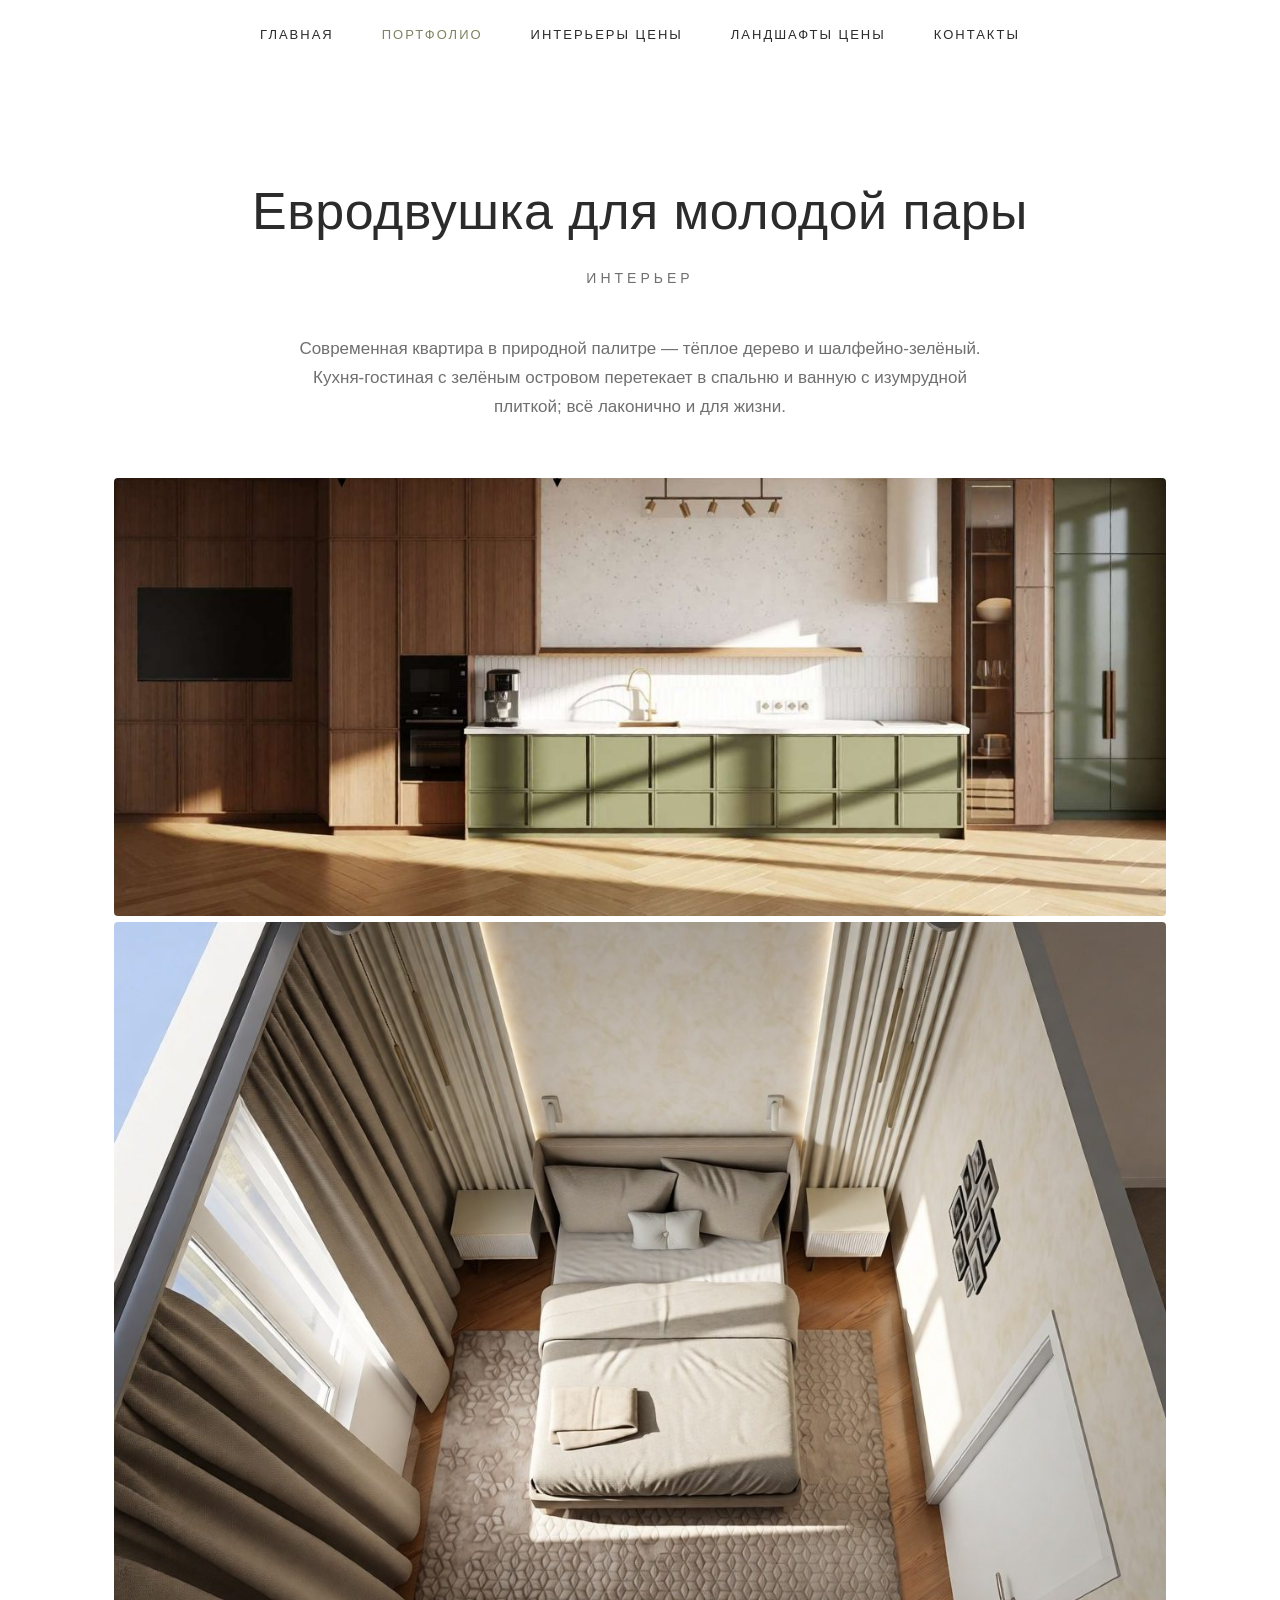
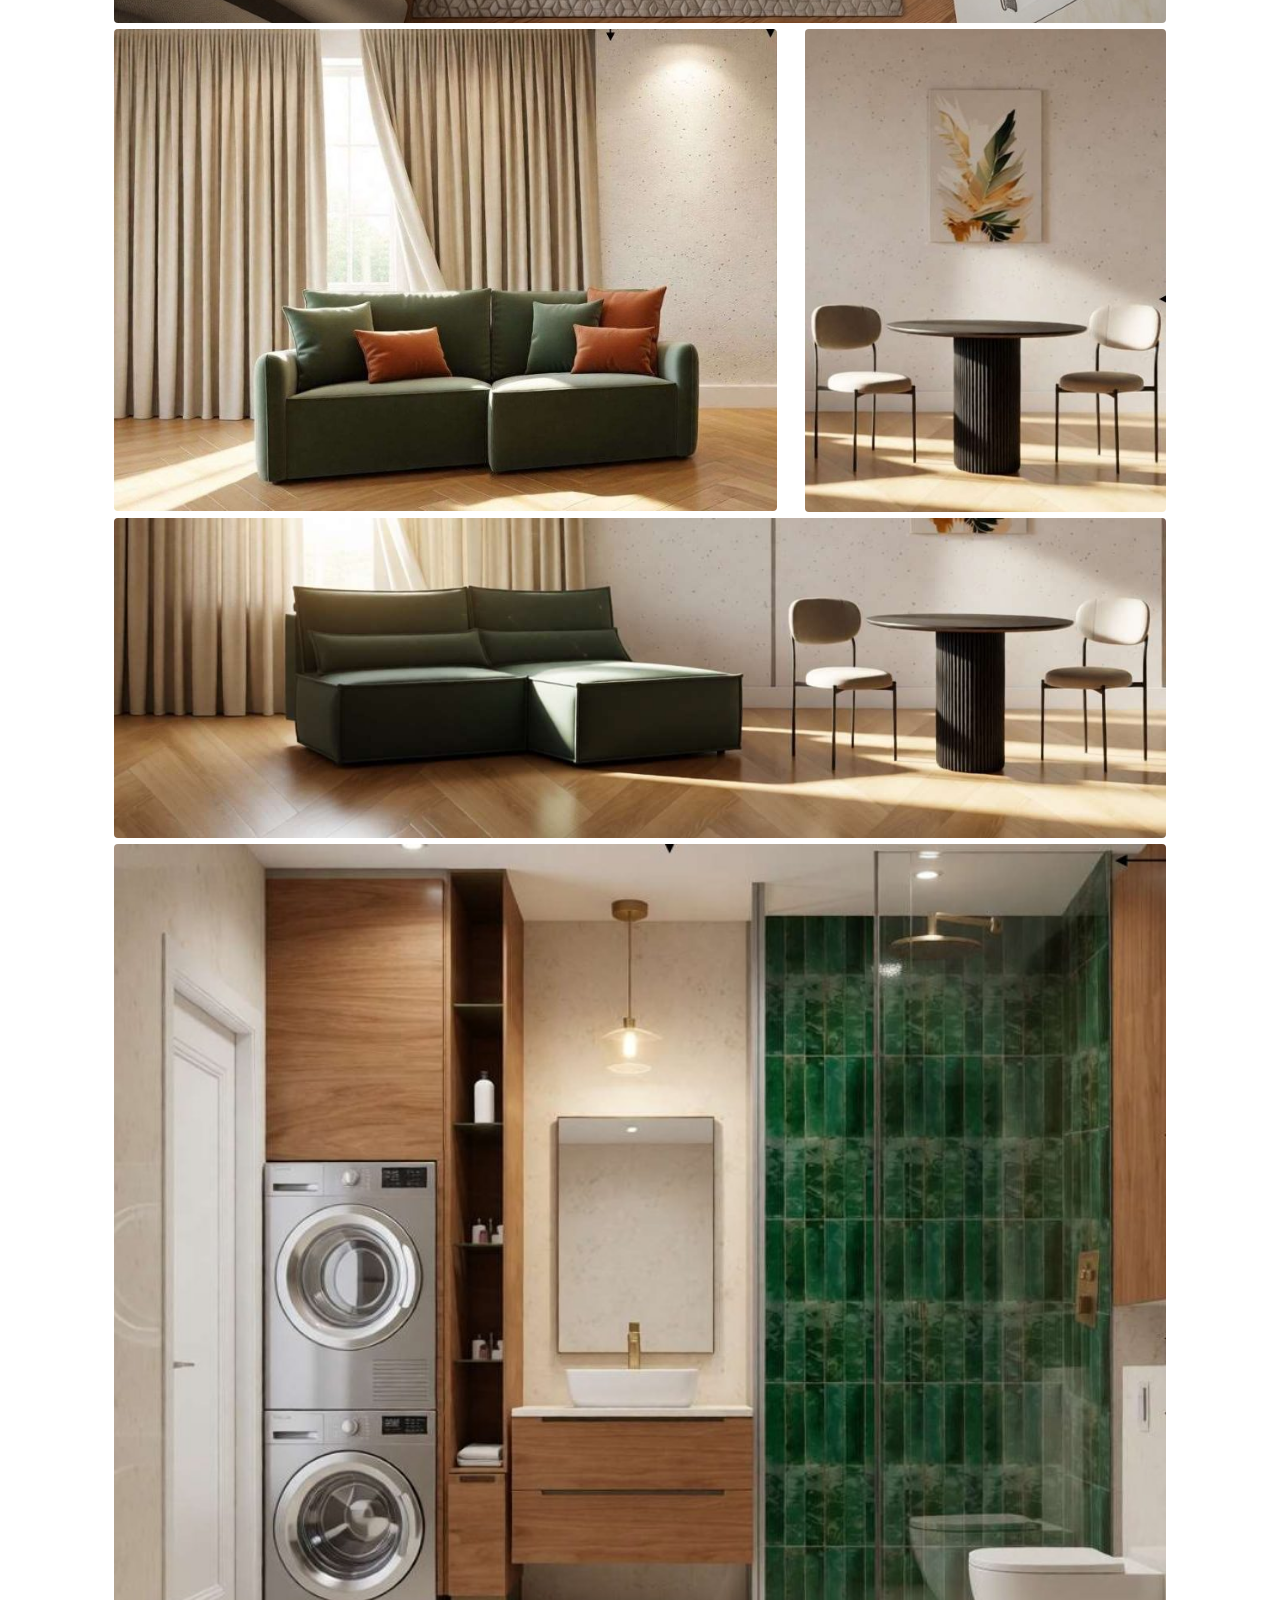
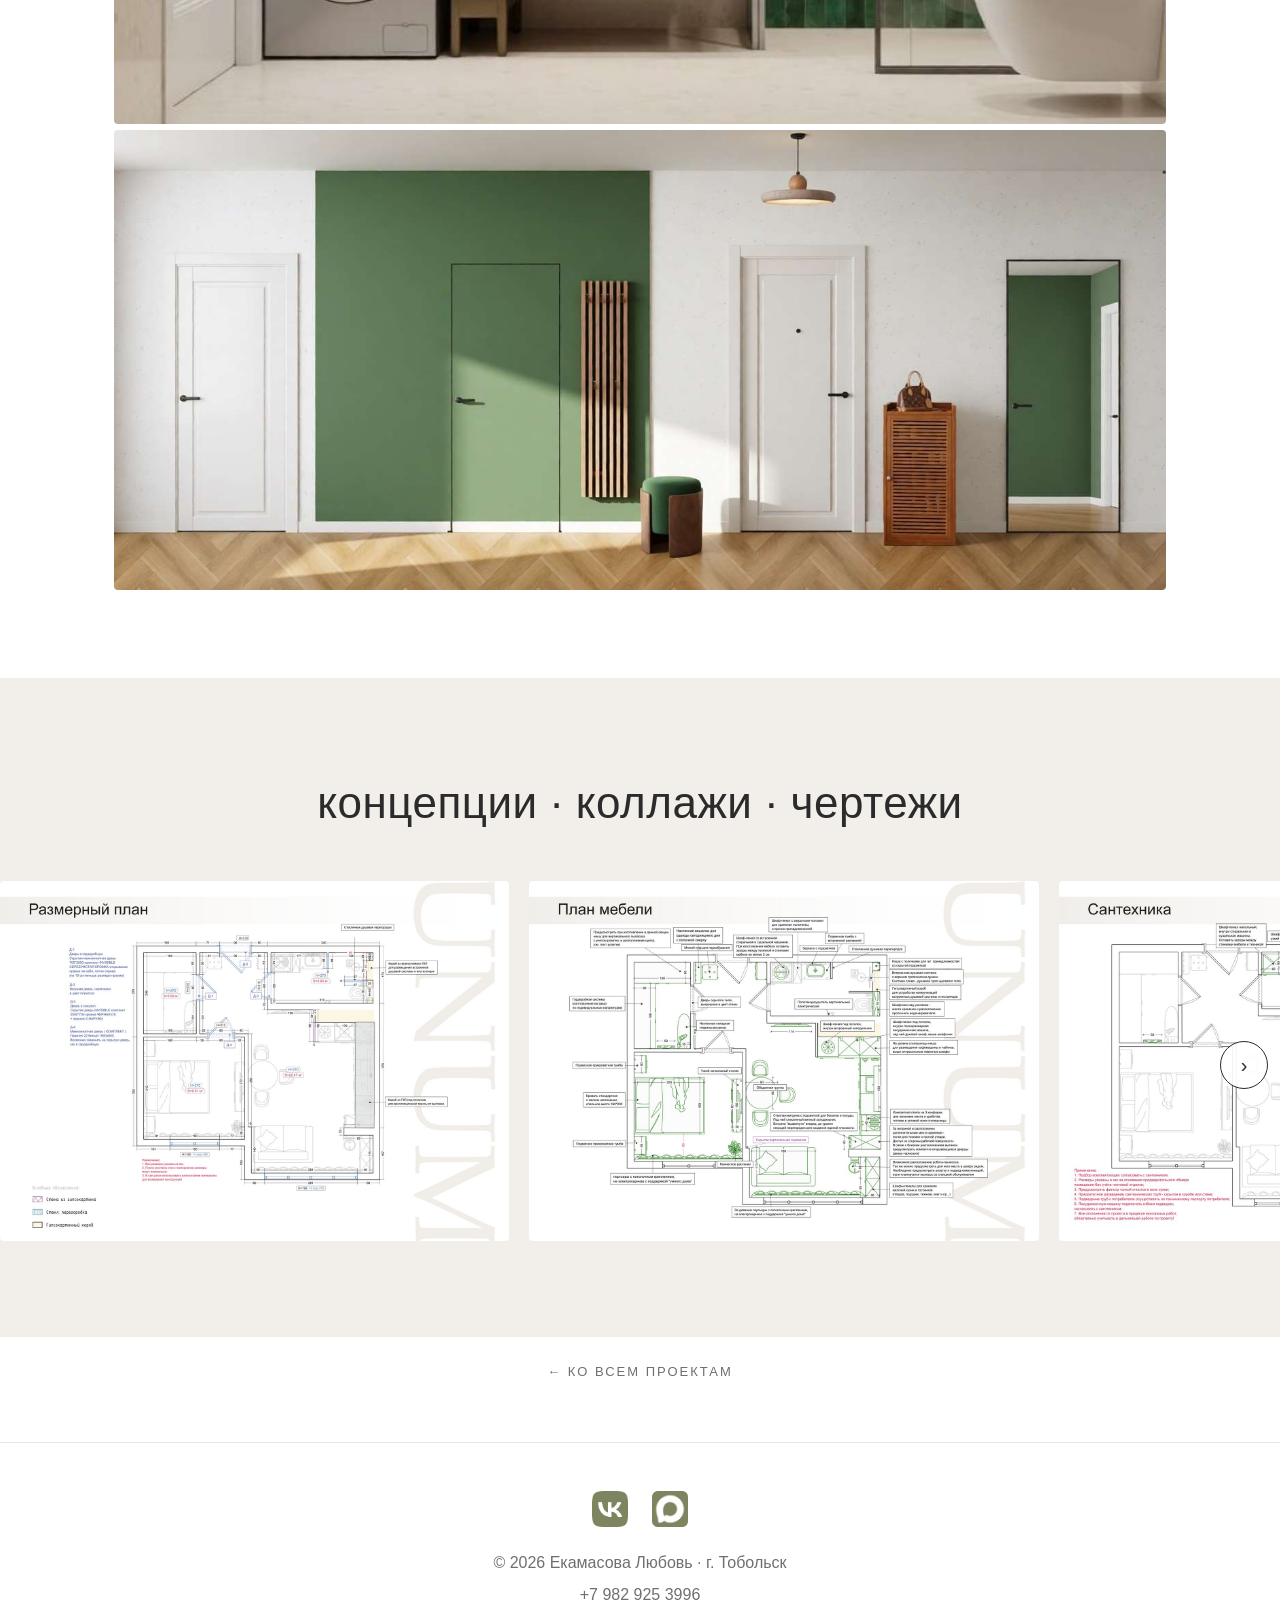
<file: proj-evrodvushka.html>
<!DOCTYPE html>
<html lang="ru">
<head>
  <meta charset="UTF-8">
  <meta name="viewport" content="width=device-width, initial-scale=1.0">
  <title>Евродвушка для молодой пары — Екамасова Любовь</title>
  <meta name="description" content="Евродвушка для молодой пары — дизайн-проект интерьера Екамасовой Любови.">
  <link rel="canonical" href="https://portfolio.unumgarden.ru/proj-evrodvushka.html">
  <meta property="og:type" content="website">
  <meta property="og:title" content="Евродвушка для молодой пары — Екамасова Любовь">
  <meta property="og:description" content="Евродвушка для молодой пары — дизайн-проект интерьера Екамасовой Любови.">
  <meta property="og:url" content="https://portfolio.unumgarden.ru/proj-evrodvushka.html">
  <meta property="og:image" content="https://portfolio.unumgarden.ru/assets/og-preview.jpg">
  <meta property="og:locale" content="ru_RU">
  <meta name="twitter:card" content="summary_large_image">
  <link rel="stylesheet" href="styles.css">
</head>
<body>

  <nav class="nav nav--sticky">
    <a href="index.html">Главная</a>
    <a href="portfolio.html" class="is-active">Портфолио</a>
    <a href="interior.html">Интерьеры цены</a>
    <a href="landscape.html">Ландшафты цены</a>
    <a href="contacts.html">Контакты</a>
  </nav>

  <div class="page-head page-head--tight">
    <h1 class="page-head__title">Евродвушка для молодой пары</h1>
    <div class="page-head__sub">Интерьер</div>
  </div>

  <section class="project">
    <div class="wrap">
      <p class="project__desc">Современная квартира в природной палитре — тёплое дерево и шалфейно-зелёный. Кухня-гостиная с зелёным островом перетекает в спальню и ванную с изумрудной плиткой; всё лаконично и для жизни.</p>
    </div>
  </section>

  <section class="project__gallery-wrap">
    <div class="wrap">
      <div class="project__gallery">
        <img src="assets/portfolio/evrodvushka/img-01.jpg" alt="Евродвушка для молодой пары — фото 1">
        <img src="assets/portfolio/evrodvushka/img-02.jpg" alt="Евродвушка для молодой пары — фото 2">
        <div class="project__row project__row--2">
          <img src="assets/portfolio/evrodvushka/img-03.jpg" alt="Евродвушка для молодой пары — фото 3">
          <img src="assets/portfolio/evrodvushka/img-04.jpg" alt="Евродвушка для молодой пары — фото 4">
        </div>
        <img src="assets/portfolio/evrodvushka/img-05.jpg" alt="Евродвушка для молодой пары — фото 5">
        <img src="assets/portfolio/evrodvushka/img-06.jpg" alt="Евродвушка для молодой пары — фото 6">
        <img src="assets/portfolio/evrodvushka/img-07.jpg" alt="Евродвушка для молодой пары — фото 7">
      </div>
    </div>
  </section>
  <section class="docs">
    <div class="wrap">
      <h2 class="block-title docs__head">концепции · коллажи · чертежи</h2>
    </div>
    <div class="carousel">
      <button class="carousel__btn carousel__btn--prev" aria-label="Назад">‹</button>
      <div class="carousel__track">
          <img src="assets/portfolio/evrodvushka/page-001.jpg" alt="Евродвушка для молодой пары — материал 1">
          <img src="assets/portfolio/evrodvushka/page-002.jpg" alt="Евродвушка для молодой пары — материал 2">
          <img src="assets/portfolio/evrodvushka/page-003.jpg" alt="Евродвушка для молодой пары — материал 3">
          <img src="assets/portfolio/evrodvushka/page-004.jpg" alt="Евродвушка для молодой пары — материал 4">
          <img src="assets/portfolio/evrodvushka/page-005.jpg" alt="Евродвушка для молодой пары — материал 5">
          <img src="assets/portfolio/evrodvushka/page-006.jpg" alt="Евродвушка для молодой пары — материал 6">
          <img src="assets/portfolio/evrodvushka/page-007.jpg" alt="Евродвушка для молодой пары — материал 7">
          <img src="assets/portfolio/evrodvushka/page-008.jpg" alt="Евродвушка для молодой пары — материал 8">
          <img src="assets/portfolio/evrodvushka/page-009.jpg" alt="Евродвушка для молодой пары — материал 9">
          <img src="assets/portfolio/evrodvushka/page-010.jpg" alt="Евродвушка для молодой пары — материал 10">
          <img src="assets/portfolio/evrodvushka/page-011.jpg" alt="Евродвушка для молодой пары — материал 11">
          <img src="assets/portfolio/evrodvushka/page-012.jpg" alt="Евродвушка для молодой пары — материал 12">
          <img src="assets/portfolio/evrodvushka/page-013.jpg" alt="Евродвушка для молодой пары — материал 13">
          <img src="assets/portfolio/evrodvushka/page-014.jpg" alt="Евродвушка для молодой пары — материал 14">
          <img src="assets/portfolio/evrodvushka/page-015.jpg" alt="Евродвушка для молодой пары — материал 15">
          <img src="assets/portfolio/evrodvushka/page-016.jpg" alt="Евродвушка для молодой пары — материал 16">
          <img src="assets/portfolio/evrodvushka/page-017.jpg" alt="Евродвушка для молодой пары — материал 17">
          <img src="assets/portfolio/evrodvushka/page-018.jpg" alt="Евродвушка для молодой пары — материал 18">
          <img src="assets/portfolio/evrodvushka/page-019.jpg" alt="Евродвушка для молодой пары — материал 19">
          <img src="assets/portfolio/evrodvushka/page-020.jpg" alt="Евродвушка для молодой пары — материал 20">
          <img src="assets/portfolio/evrodvushka/page-021.jpg" alt="Евродвушка для молодой пары — материал 21">
          <img src="assets/portfolio/evrodvushka/page-022.jpg" alt="Евродвушка для молодой пары — материал 22">
          <img src="assets/portfolio/evrodvushka/page-023.jpg" alt="Евродвушка для молодой пары — материал 23">
          <img src="assets/portfolio/evrodvushka/page-024.jpg" alt="Евродвушка для молодой пары — материал 24">
          <img src="assets/portfolio/evrodvushka/page-025.jpg" alt="Евродвушка для молодой пары — материал 25">
          <img src="assets/portfolio/evrodvushka/page-026.jpg" alt="Евродвушка для молодой пары — материал 26">
          <img src="assets/portfolio/evrodvushka/page-027.jpg" alt="Евродвушка для молодой пары — материал 27">
          <img src="assets/portfolio/evrodvushka/page-028.jpg" alt="Евродвушка для молодой пары — материал 28">
          <img src="assets/portfolio/evrodvushka/page-029.jpg" alt="Евродвушка для молодой пары — материал 29">
          <img src="assets/portfolio/evrodvushka/page-030.jpg" alt="Евродвушка для молодой пары — материал 30">
          <img src="assets/portfolio/evrodvushka/page-031.jpg" alt="Евродвушка для молодой пары — материал 31">
          <img src="assets/portfolio/evrodvushka/page-032.jpg" alt="Евродвушка для молодой пары — материал 32">
          <img src="assets/portfolio/evrodvushka/page-033.jpg" alt="Евродвушка для молодой пары — материал 33">
          <img src="assets/portfolio/evrodvushka/page-034.jpg" alt="Евродвушка для молодой пары — материал 34">
          <img src="assets/portfolio/evrodvushka/page-035.jpg" alt="Евродвушка для молодой пары — материал 35">
          <img src="assets/portfolio/evrodvushka/page-036.jpg" alt="Евродвушка для молодой пары — материал 36">
          <img src="assets/portfolio/evrodvushka/page-037.jpg" alt="Евродвушка для молодой пары — материал 37">
          <img src="assets/portfolio/evrodvushka/page-038.jpg" alt="Евродвушка для молодой пары — материал 38">
          <img src="assets/portfolio/evrodvushka/page-039.jpg" alt="Евродвушка для молодой пары — материал 39">
          <img src="assets/portfolio/evrodvushka/page-040.jpg" alt="Евродвушка для молодой пары — материал 40">
          <img src="assets/portfolio/evrodvushka/page-041.jpg" alt="Евродвушка для молодой пары — материал 41">
          <img src="assets/portfolio/evrodvushka/page-042.jpg" alt="Евродвушка для молодой пары — материал 42">
      </div>
      <button class="carousel__btn carousel__btn--next" aria-label="Вперёд">›</button>
    </div>
  </section>

  <section class="project">
    <div class="wrap">
      <a class="project__back" href="portfolio.html">← ко всем проектам</a>
    </div>
  </section>

  <footer class="footer">
    <div class="footer__social">
      <a href="https://vk.com/id74523601" aria-label="ВКонтакте"><img class="soc-ico" src="assets/vk.png" alt="ВКонтакте"></a>
      <a href="https://max.ru/u/f9LHodD0cOKt04_KlVTNni_kAMa0kJ7R0f7LP7a6eLaRUk1p-munOzeRiMU" aria-label="MAX"><img class="soc-ico" src="assets/max.png" alt="MAX"></a>
    </div>
    <div class="footer__meta">
      © 2026 Екамасова Любовь · г. Тобольск<br>
      +7 982 925 3996
    </div>
  </footer>

  <script src="scripts.js"></script>

</body>
</html>
</file>
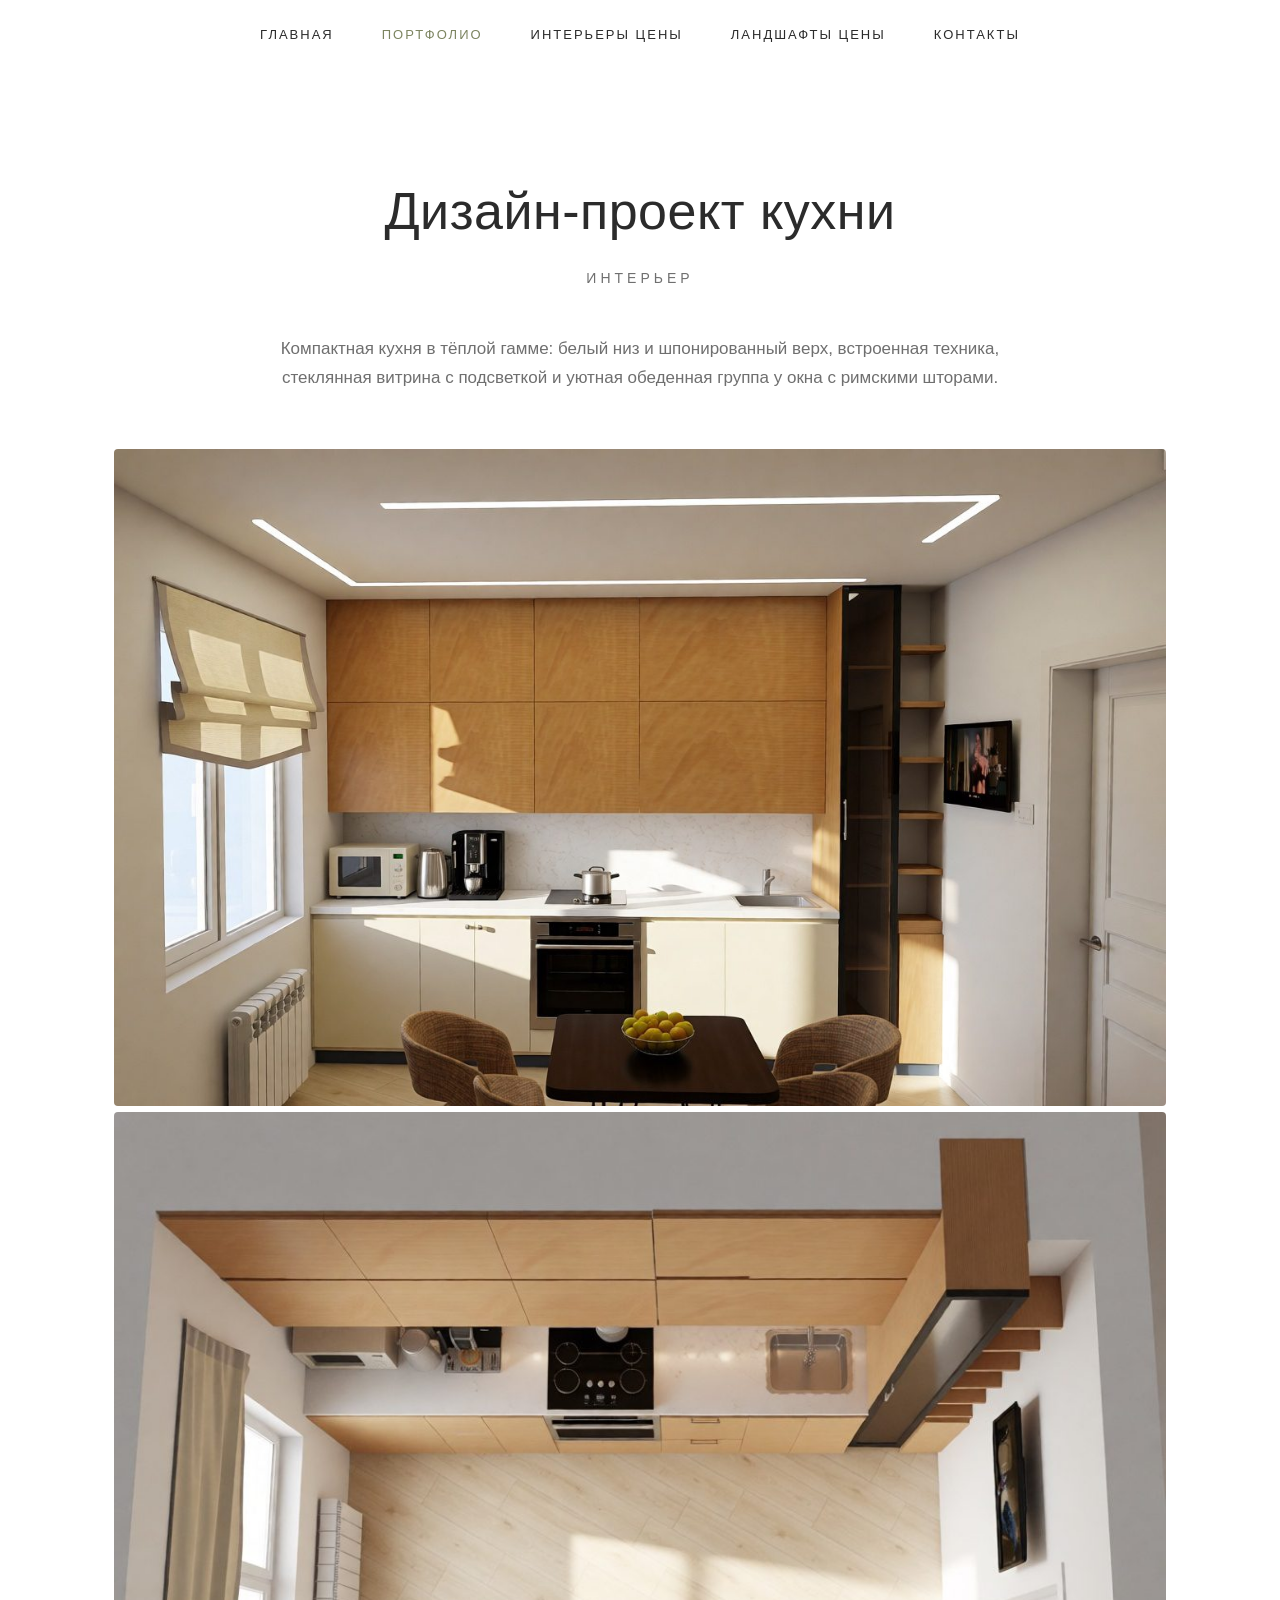
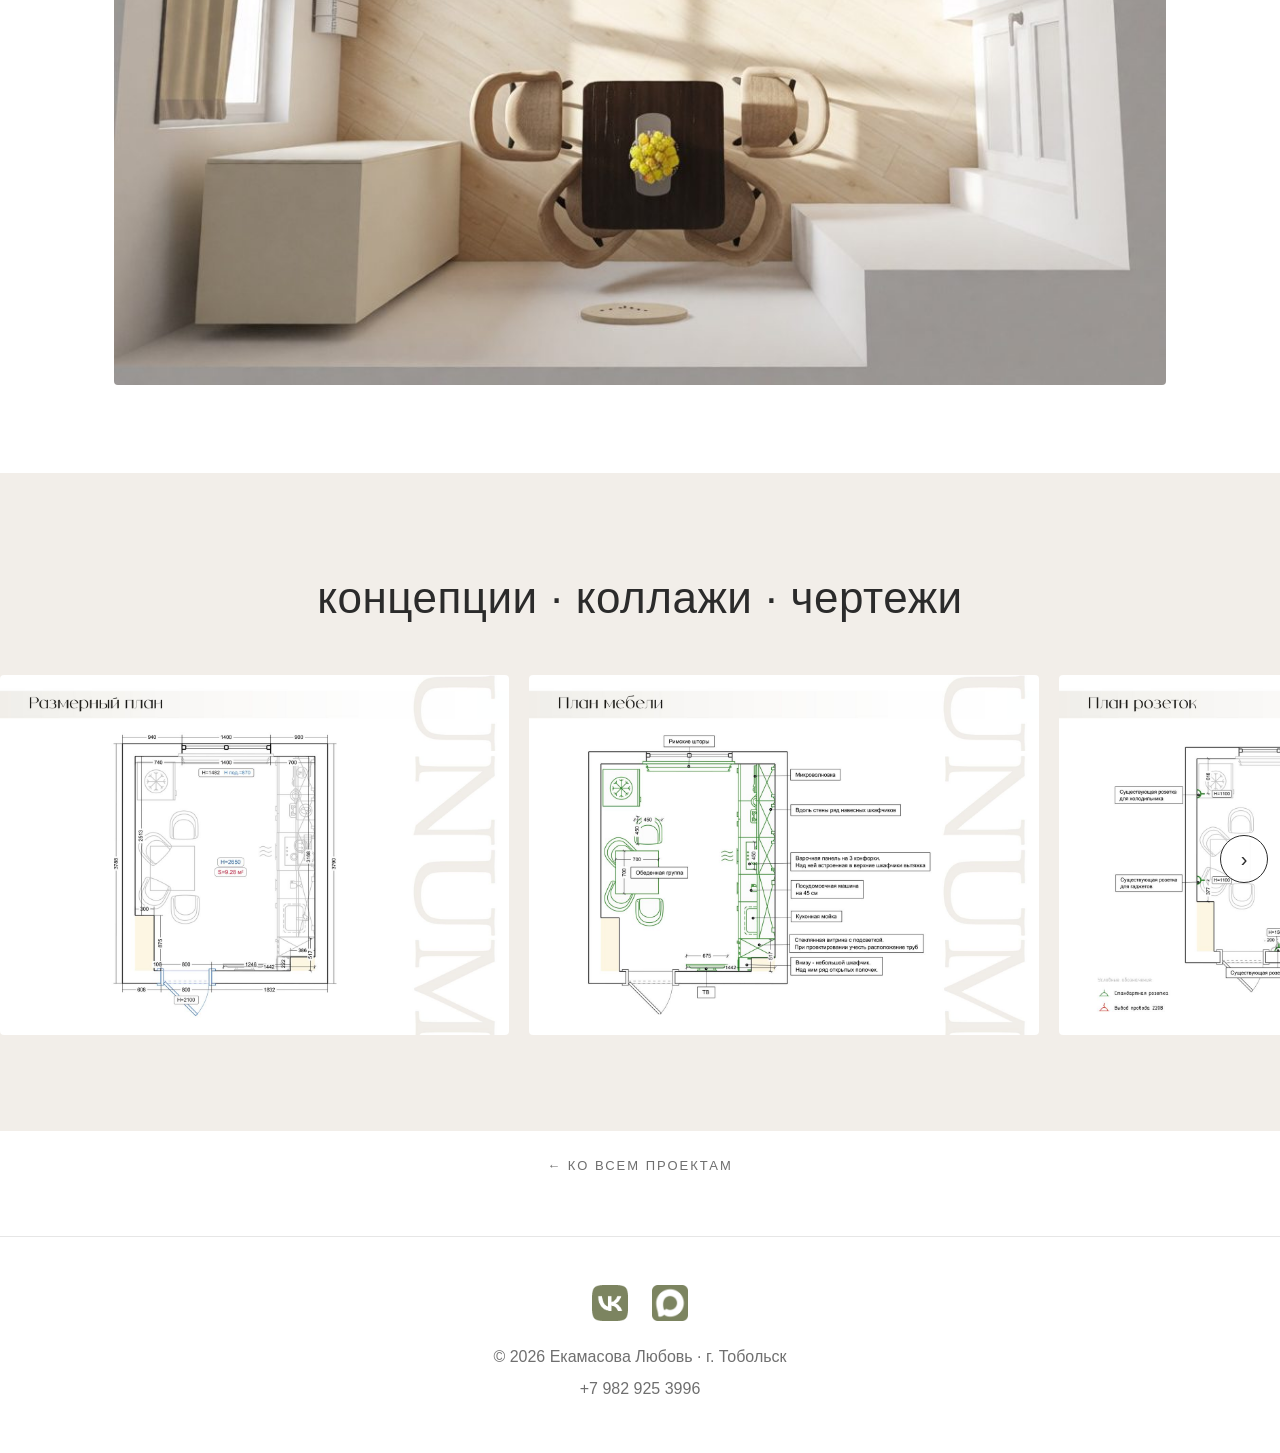
<file: proj-kuhnya.html>
<!DOCTYPE html>
<html lang="ru">
<head>
  <meta charset="UTF-8">
  <meta name="viewport" content="width=device-width, initial-scale=1.0">
  <title>Дизайн-проект кухни — Екамасова Любовь</title>
  <meta name="description" content="Дизайн-проект кухни — интерьерный проект Екамасовой Любови, Тобольск.">
  <link rel="canonical" href="https://portfolio.unumgarden.ru/proj-kuhnya.html">
  <meta property="og:type" content="website">
  <meta property="og:title" content="Дизайн-проект кухни — Екамасова Любовь">
  <meta property="og:description" content="Дизайн-проект кухни — интерьерный проект Екамасовой Любови, Тобольск.">
  <meta property="og:url" content="https://portfolio.unumgarden.ru/proj-kuhnya.html">
  <meta property="og:image" content="https://portfolio.unumgarden.ru/assets/og-preview.jpg">
  <meta property="og:locale" content="ru_RU">
  <meta name="twitter:card" content="summary_large_image">
  <link rel="stylesheet" href="styles.css">
</head>
<body>

  <nav class="nav nav--sticky">
    <a href="index.html">Главная</a>
    <a href="portfolio.html" class="is-active">Портфолио</a>
    <a href="interior.html">Интерьеры цены</a>
    <a href="landscape.html">Ландшафты цены</a>
    <a href="contacts.html">Контакты</a>
  </nav>

  <div class="page-head page-head--tight">
    <h1 class="page-head__title">Дизайн-проект кухни</h1>
    <div class="page-head__sub">Интерьер</div>
  </div>

  <section class="project">
    <div class="wrap">
      <p class="project__desc">Компактная кухня в тёплой гамме: белый низ и шпонированный верх, встроенная техника, стеклянная витрина с подсветкой и уютная обеденная группа у окна с римскими шторами.</p>
    </div>
  </section>

  <section class="project__gallery-wrap">
    <div class="wrap">
      <div class="project__gallery">
        <img src="assets/portfolio/kuhnya/img-01.jpg" alt="Дизайн-проект кухни — фото 1">
        <img src="assets/portfolio/kuhnya/img-02.jpg" alt="Дизайн-проект кухни — фото 2">
      </div>
    </div>
  </section>
  <section class="docs">
    <div class="wrap">
      <h2 class="block-title docs__head">концепции · коллажи · чертежи</h2>
    </div>
    <div class="carousel">
      <button class="carousel__btn carousel__btn--prev" aria-label="Назад">‹</button>
      <div class="carousel__track">
          <img src="assets/portfolio/kuhnya/page-001.jpg" alt="Дизайн-проект кухни — материал 1">
          <img src="assets/portfolio/kuhnya/page-002.jpg" alt="Дизайн-проект кухни — материал 2">
          <img src="assets/portfolio/kuhnya/page-003.jpg" alt="Дизайн-проект кухни — материал 3">
          <img src="assets/portfolio/kuhnya/page-004.jpg" alt="Дизайн-проект кухни — материал 4">
          <img src="assets/portfolio/kuhnya/page-005.jpg" alt="Дизайн-проект кухни — материал 5">
      </div>
      <button class="carousel__btn carousel__btn--next" aria-label="Вперёд">›</button>
    </div>
  </section>

  <section class="project">
    <div class="wrap">
      <a class="project__back" href="portfolio.html">← ко всем проектам</a>
    </div>
  </section>

  <footer class="footer">
    <div class="footer__social">
      <a href="https://vk.com/id74523601" aria-label="ВКонтакте"><img class="soc-ico" src="assets/vk.png" alt="ВКонтакте"></a>
      <a href="https://max.ru/u/f9LHodD0cOKt04_KlVTNni_kAMa0kJ7R0f7LP7a6eLaRUk1p-munOzeRiMU" aria-label="MAX"><img class="soc-ico" src="assets/max.png" alt="MAX"></a>
    </div>
    <div class="footer__meta">
      © 2026 Екамасова Любовь · г. Тобольск<br>
      +7 982 925 3996
    </div>
  </footer>

  <script src="scripts.js"></script>

</body>
</html>
</file>
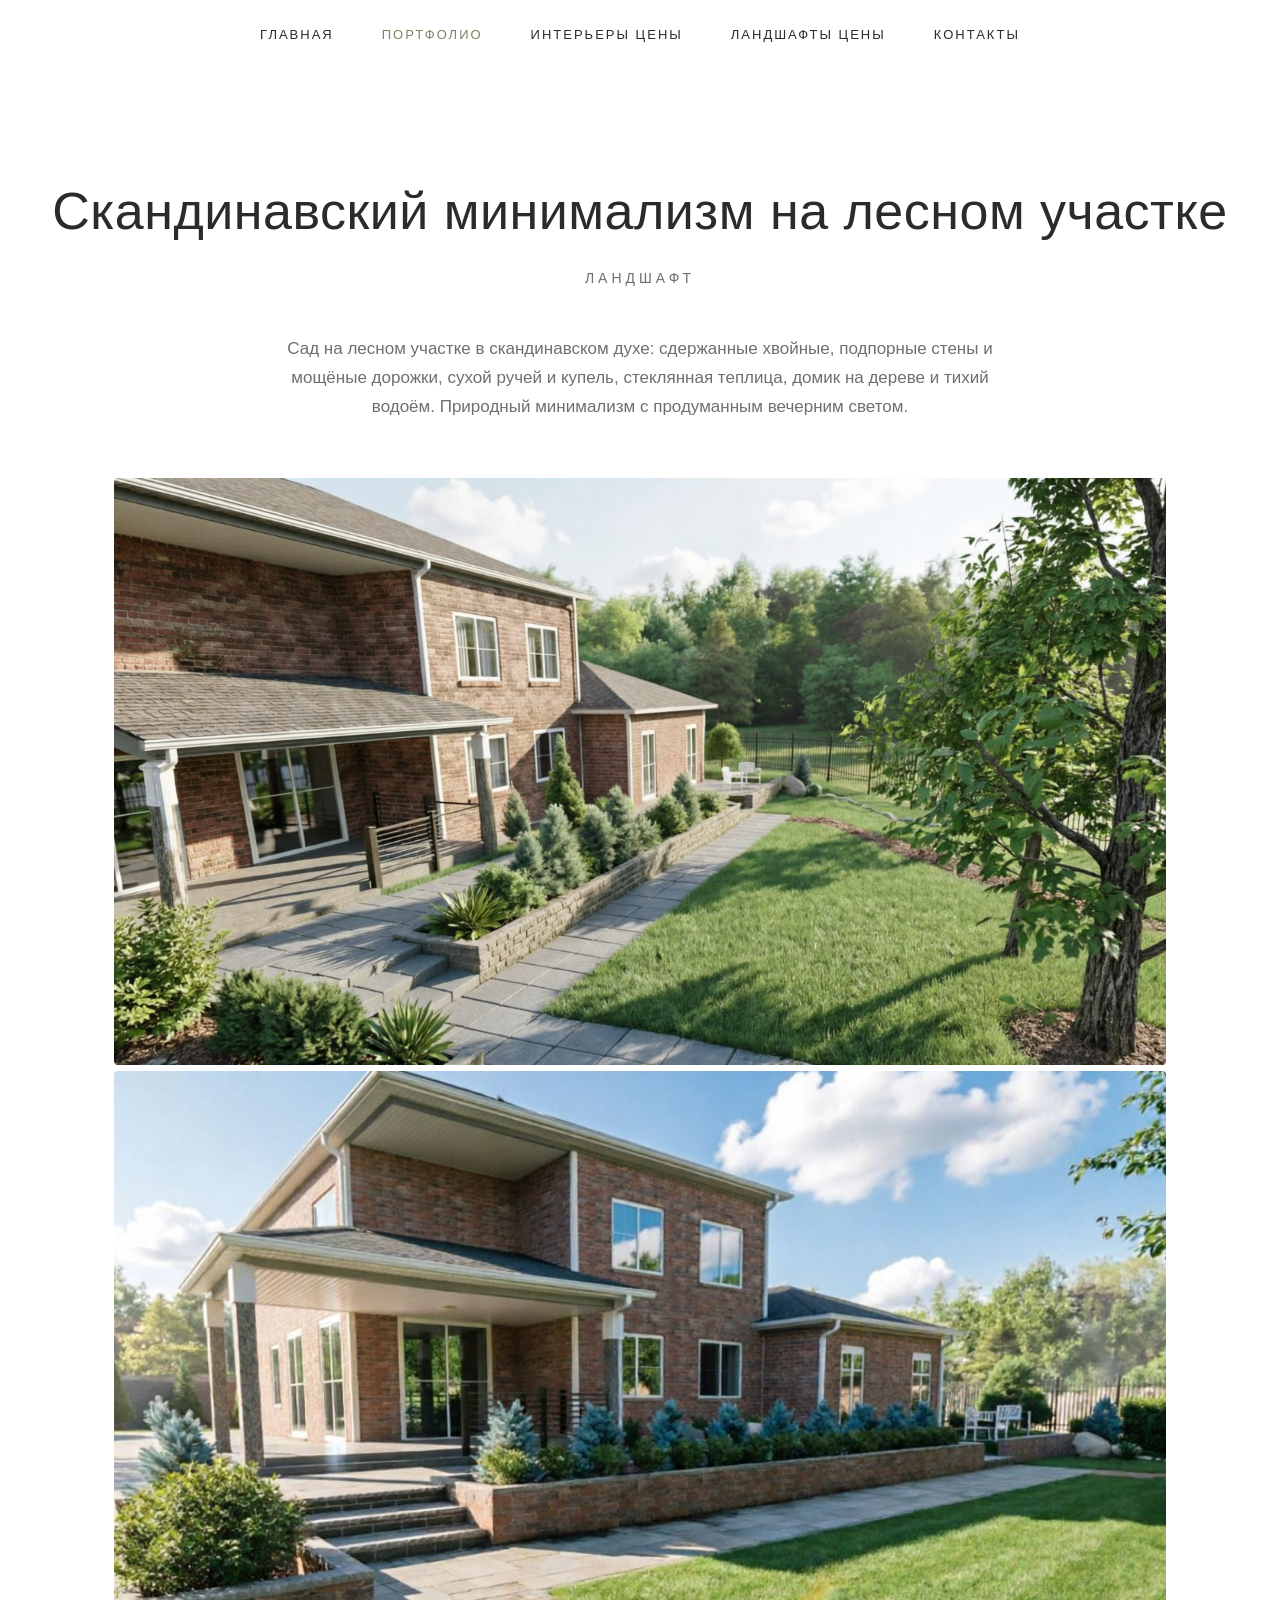
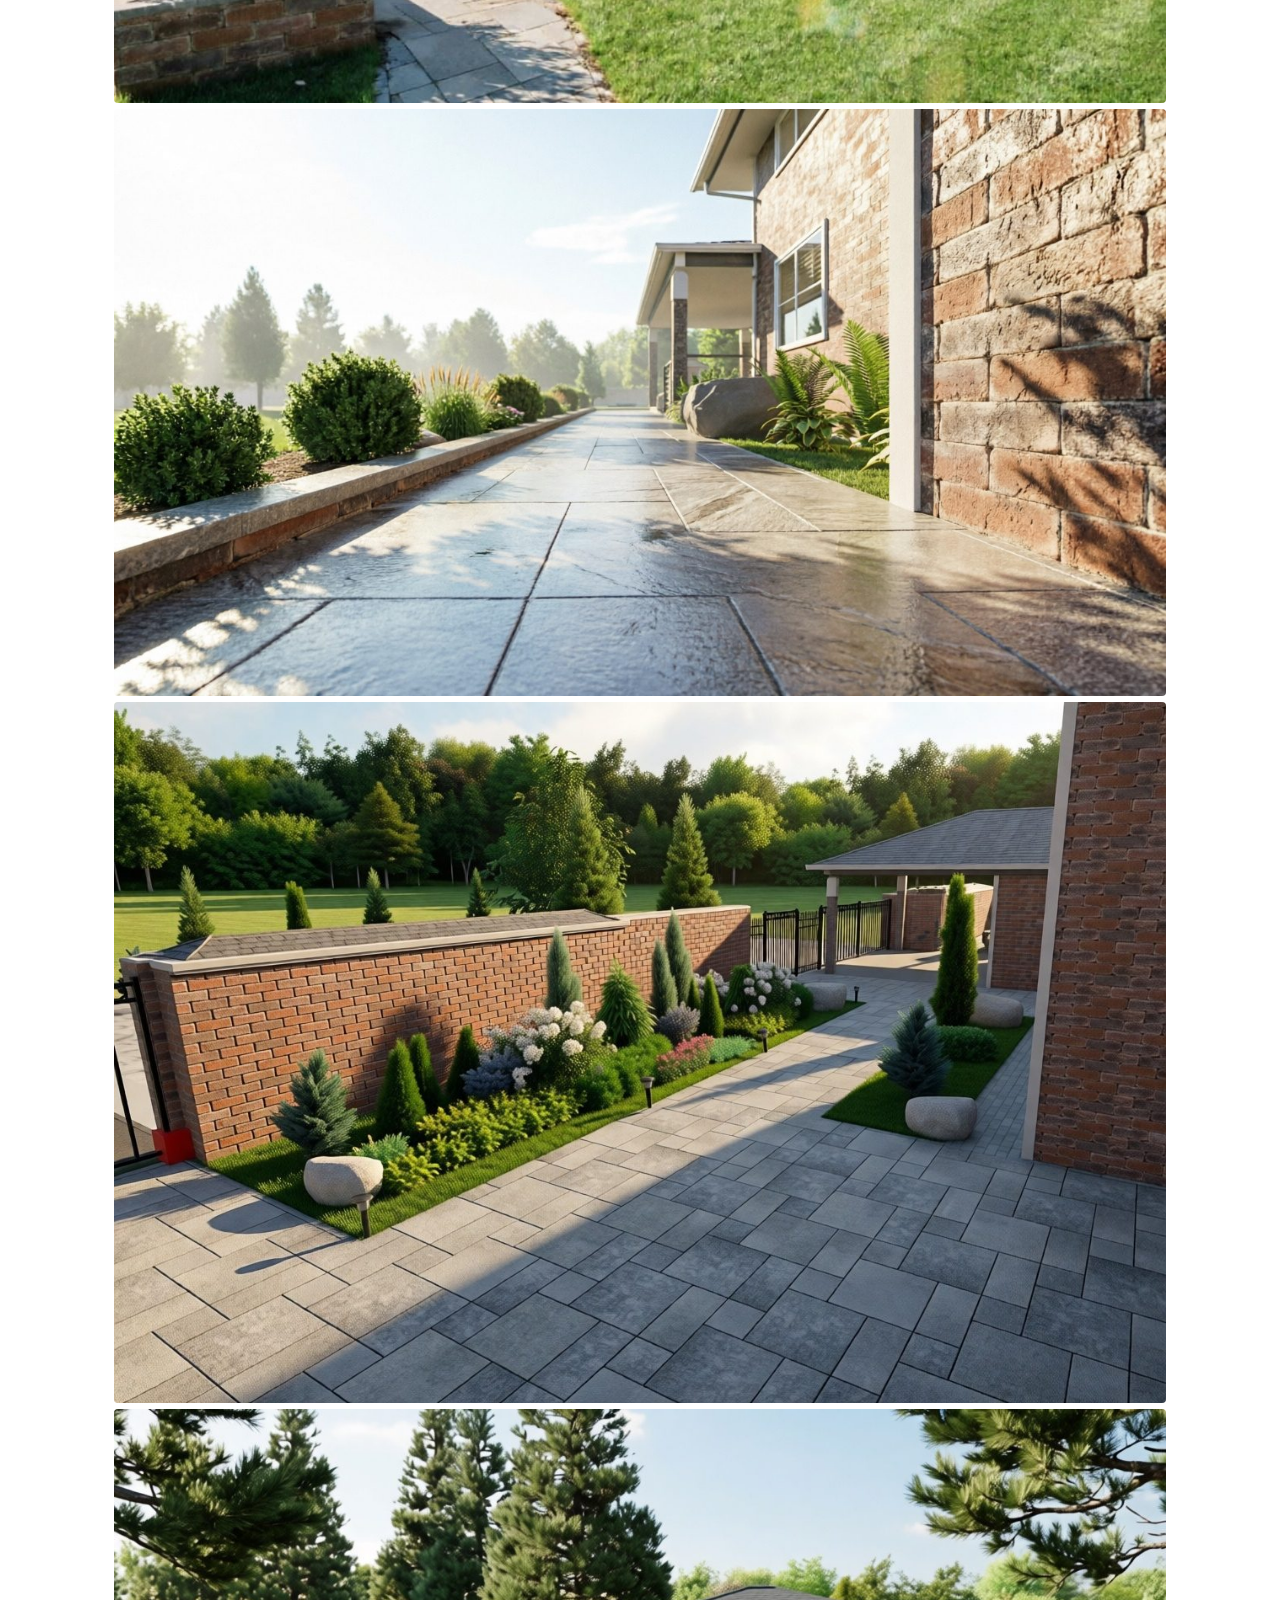
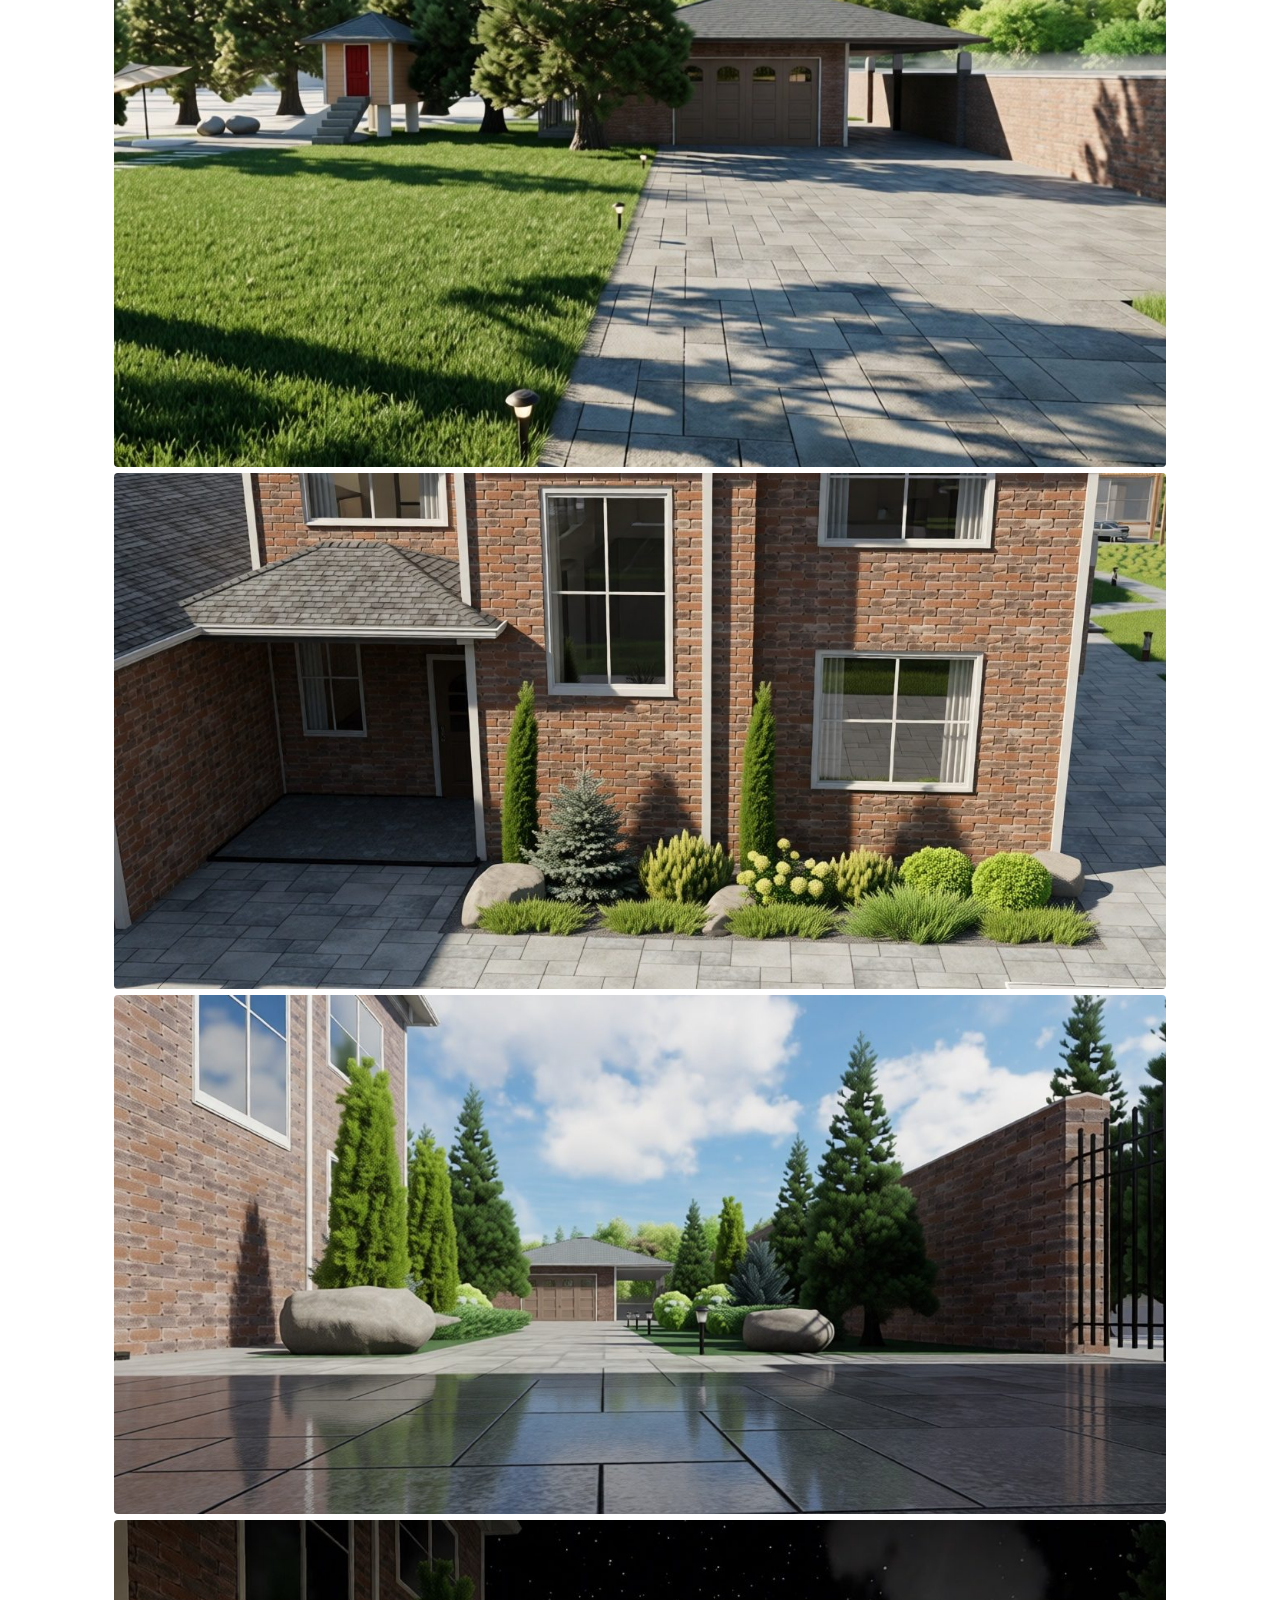
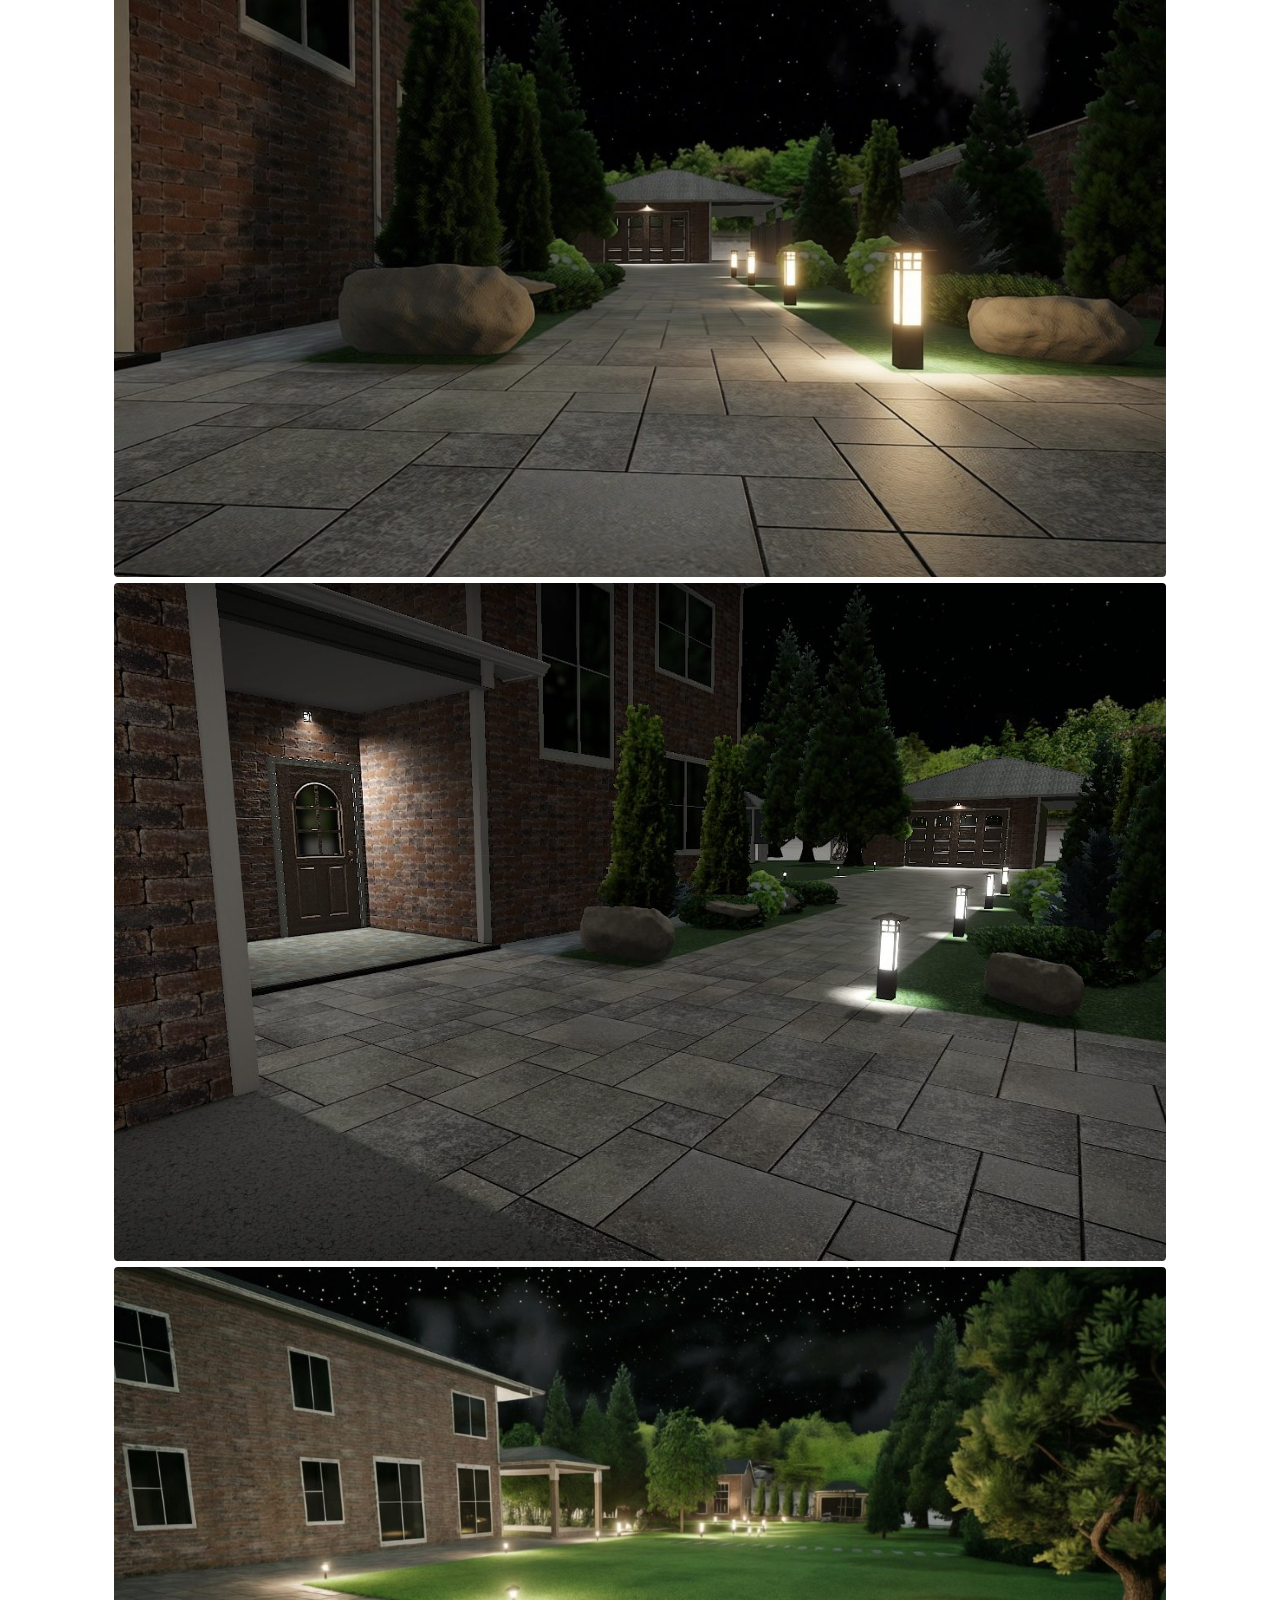
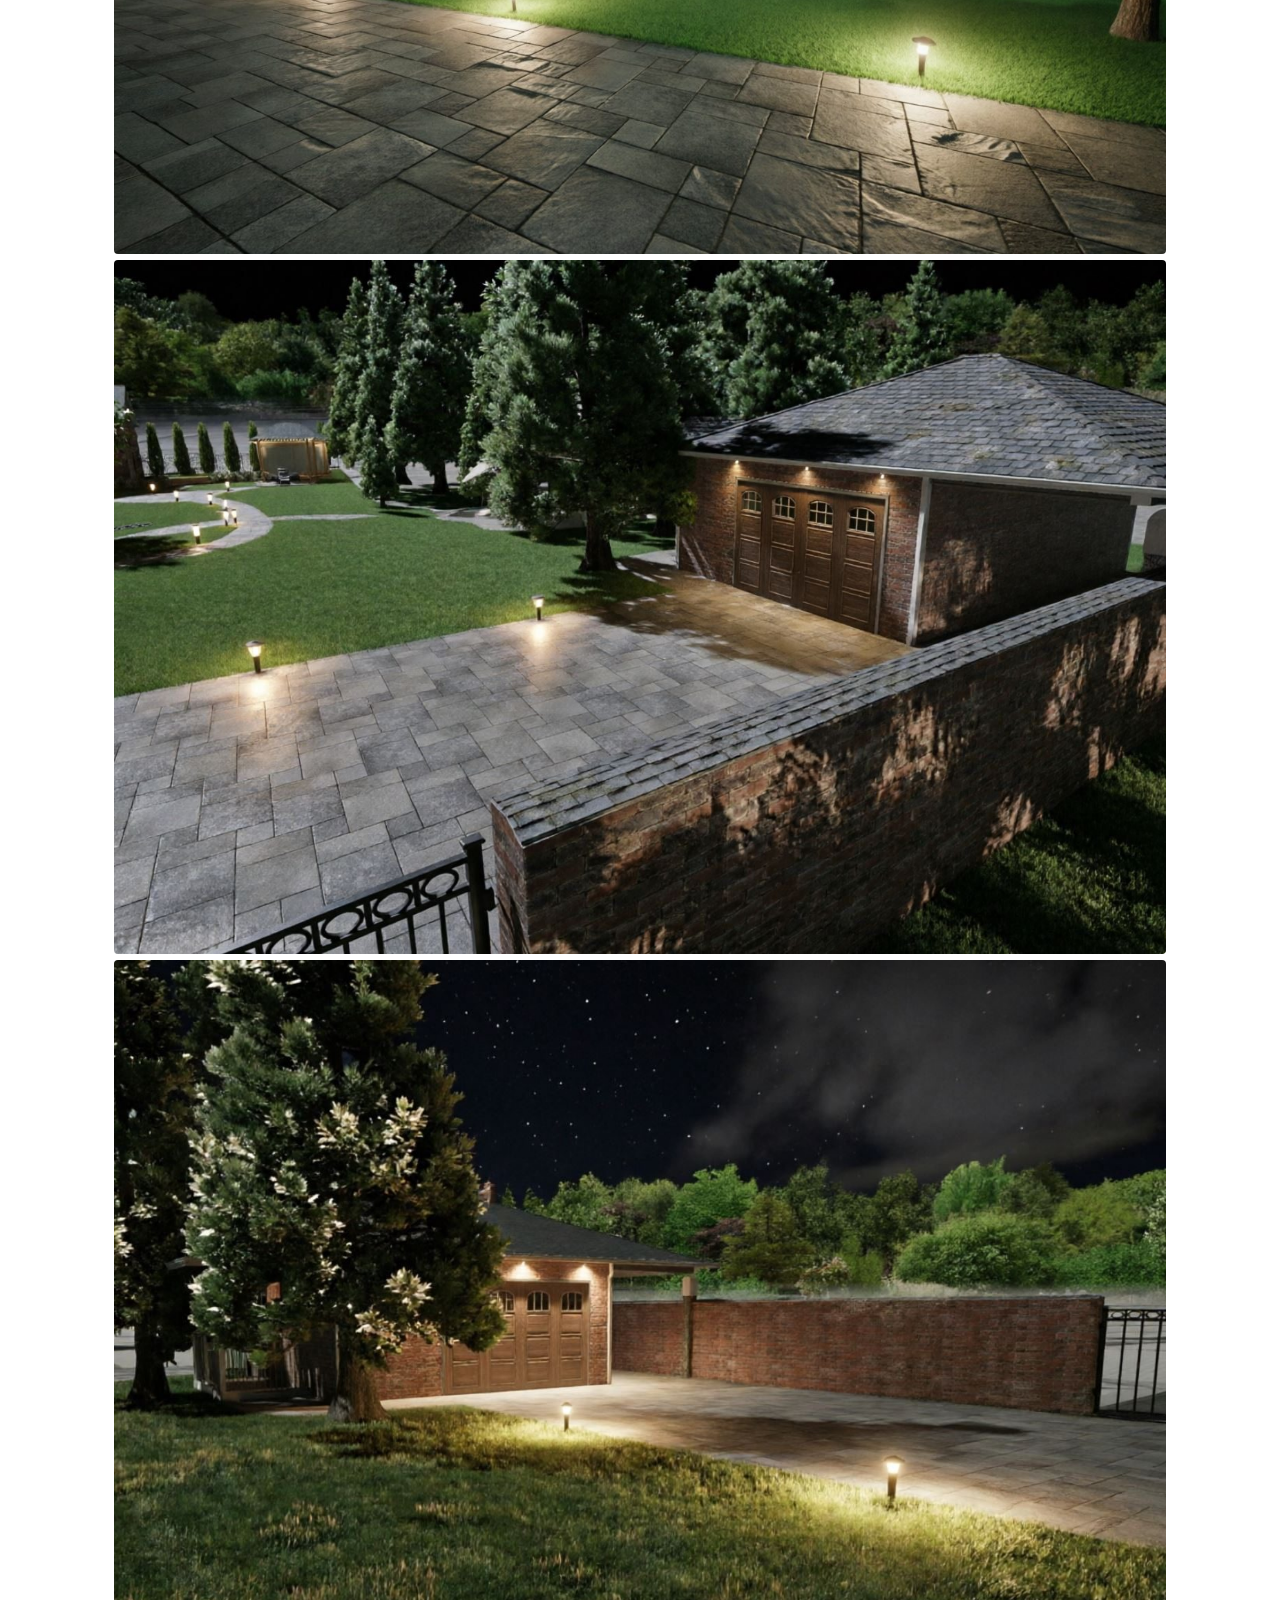
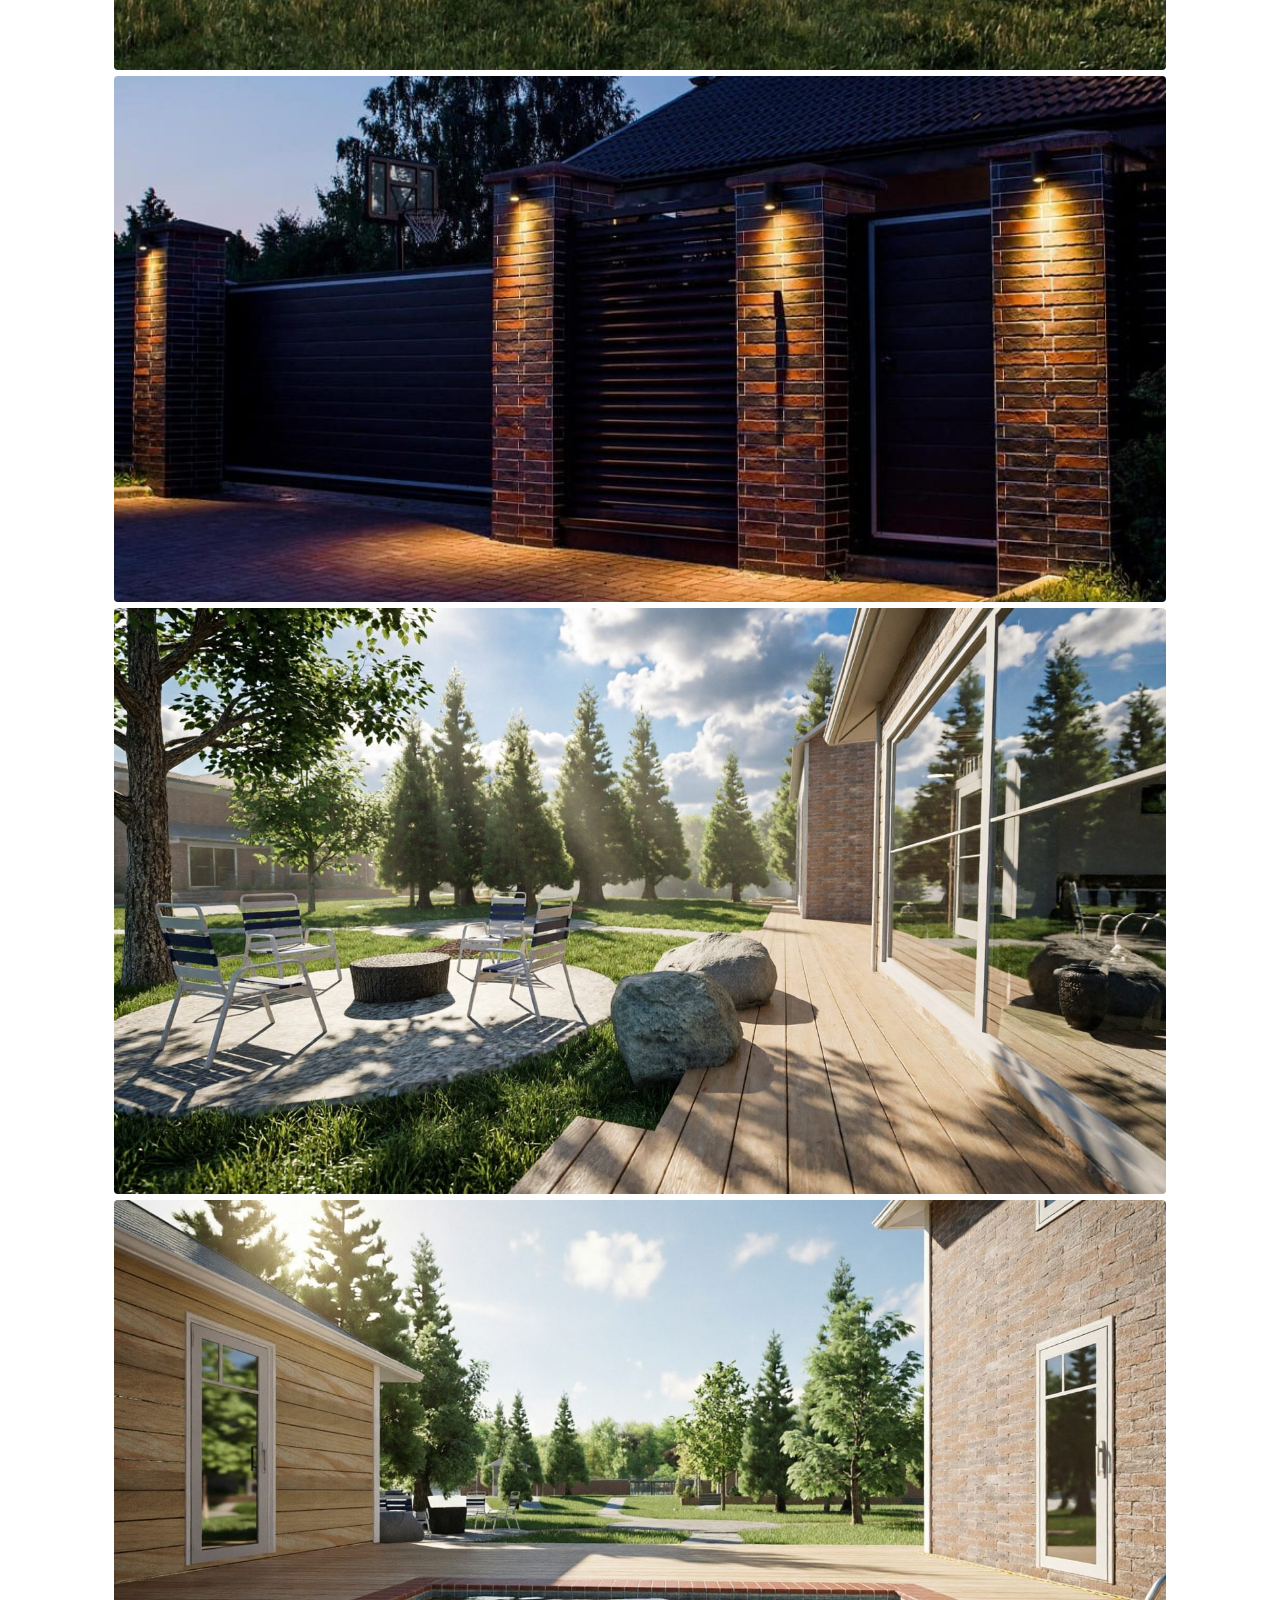
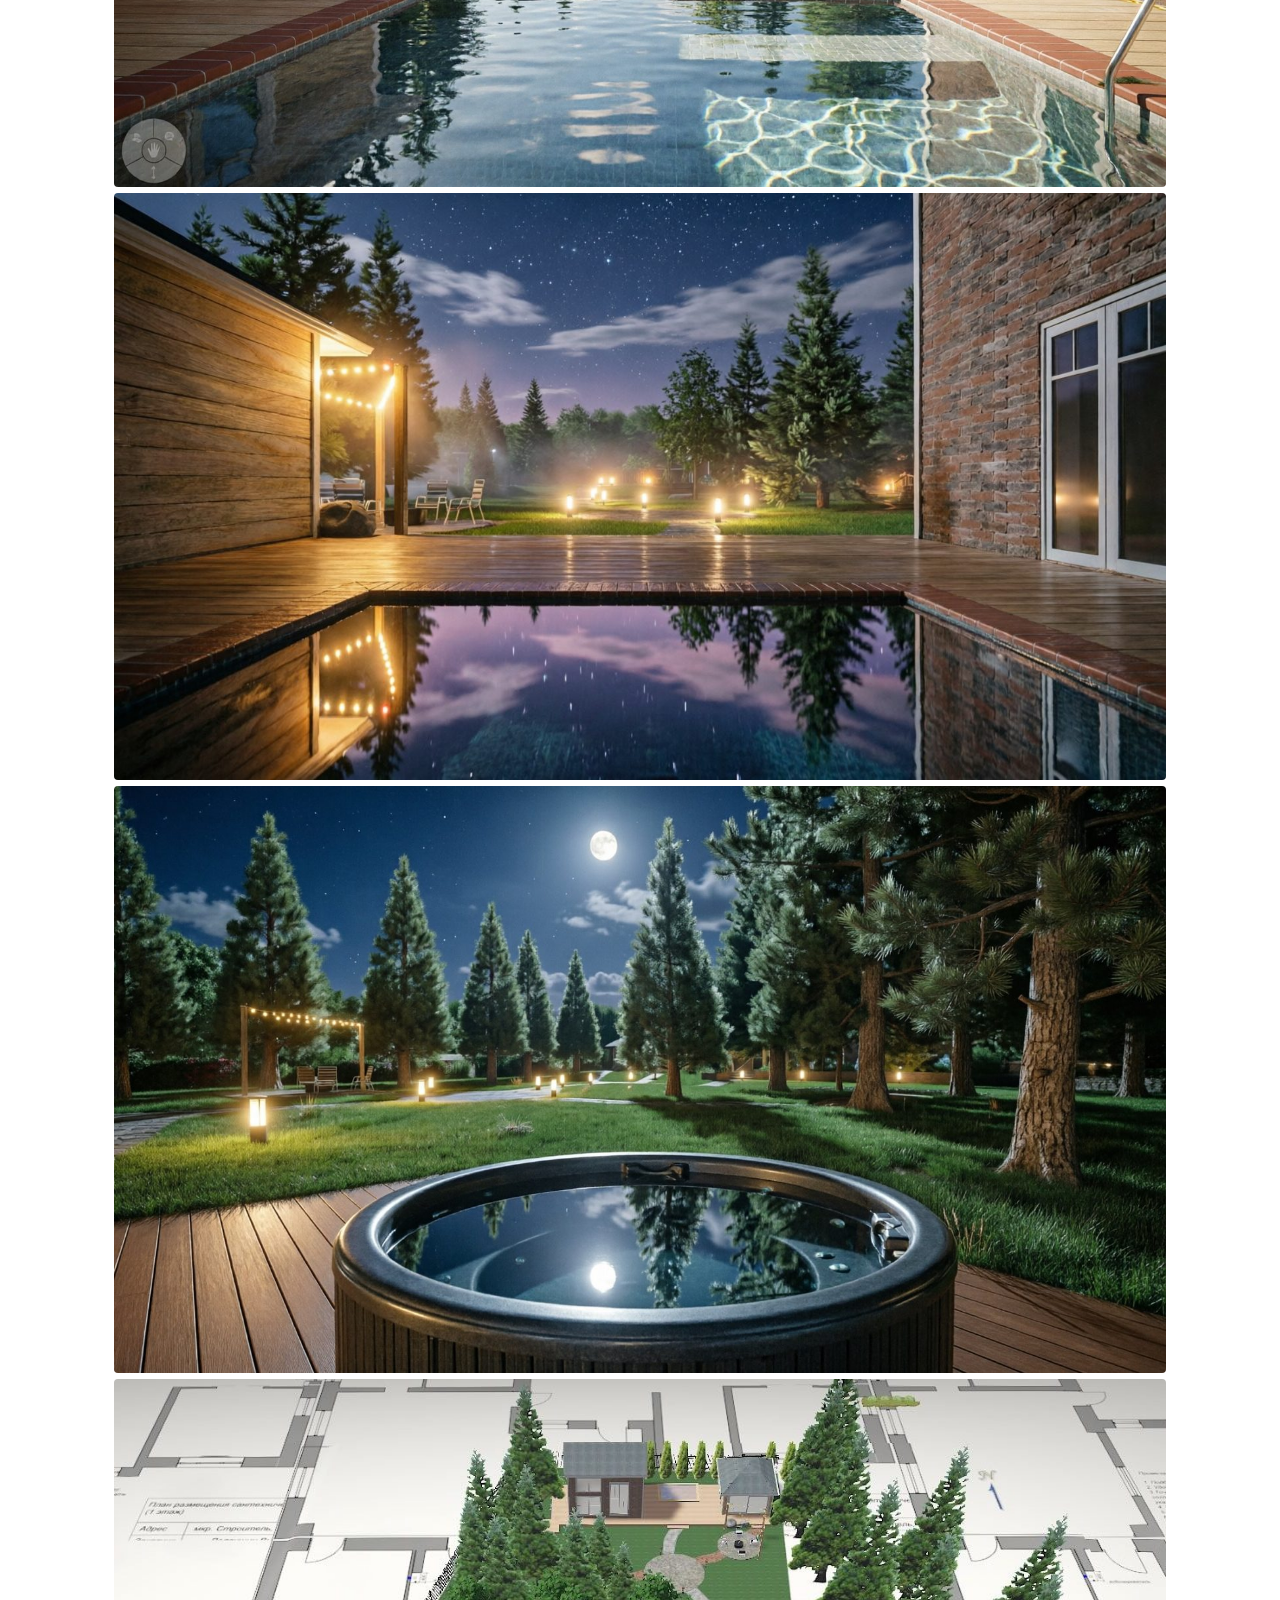
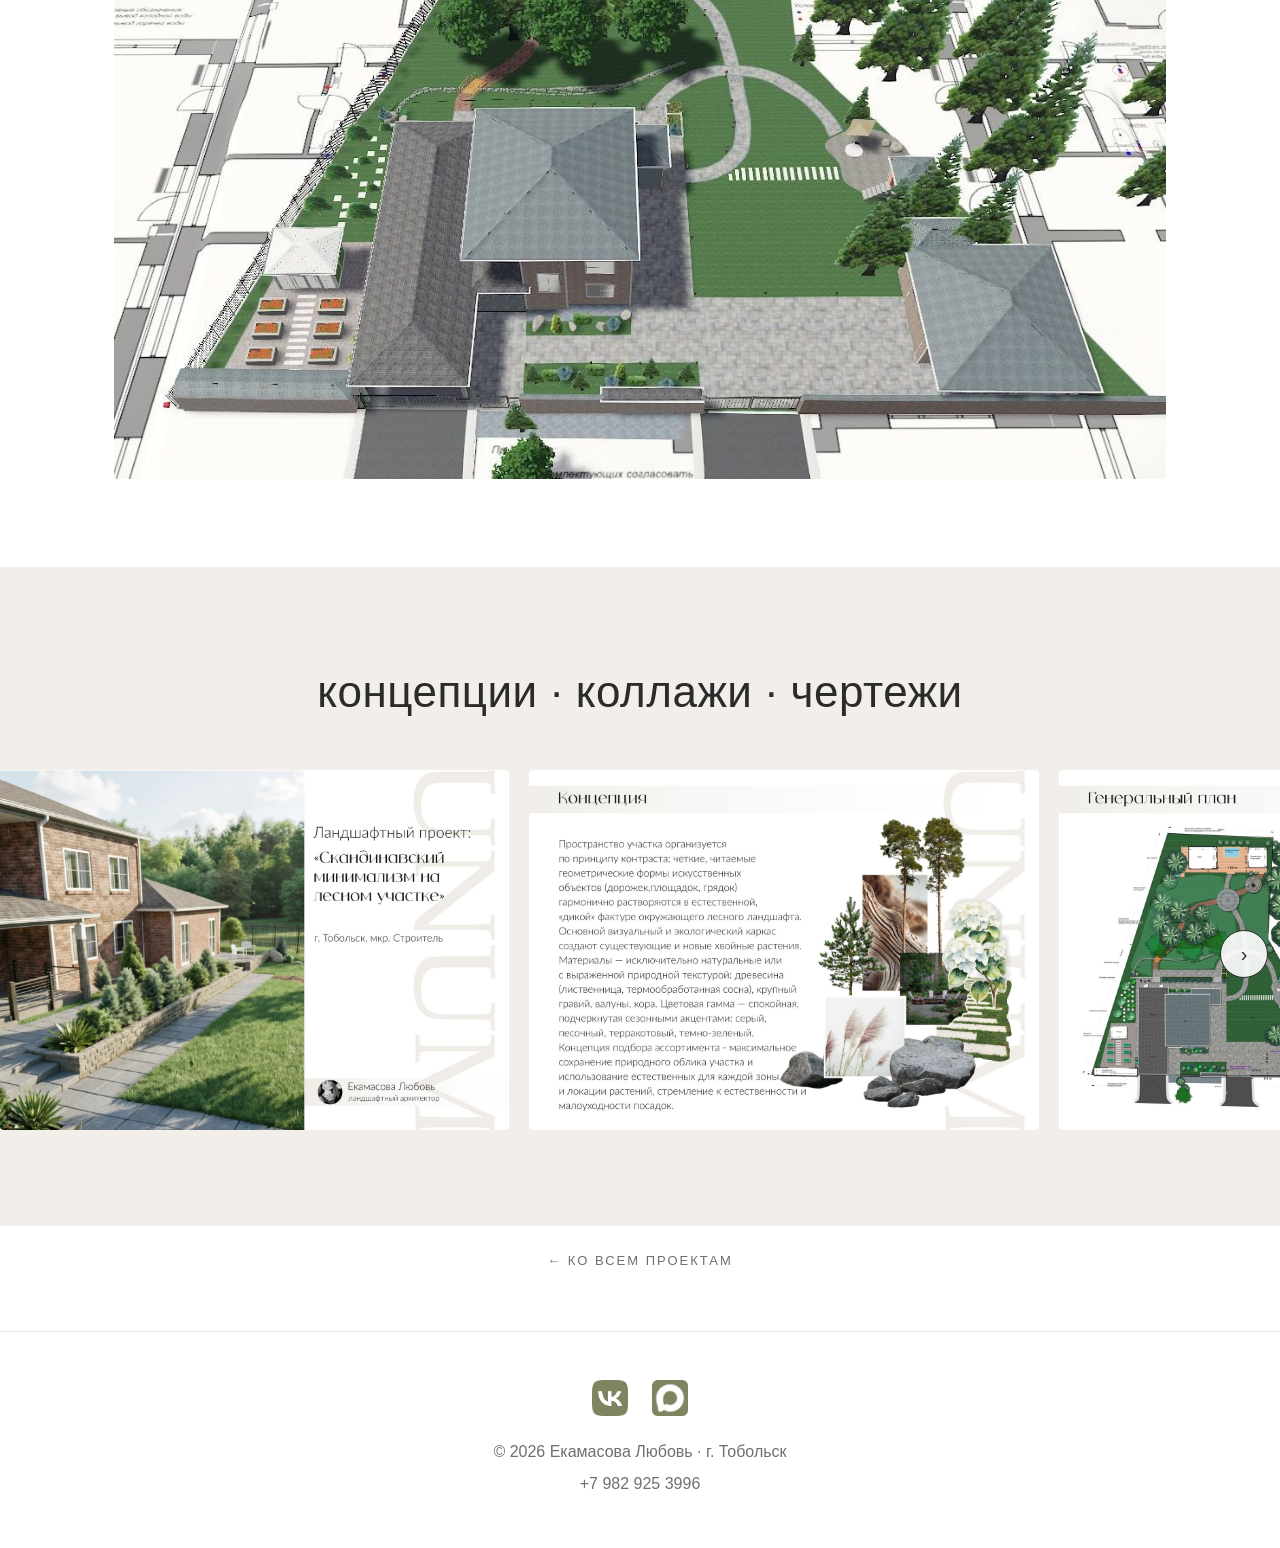
<file: proj-lesnoi.html>
<!DOCTYPE html>
<html lang="ru">
<head>
  <meta charset="UTF-8">
  <meta name="viewport" content="width=device-width, initial-scale=1.0">
  <title>Скандинавский минимализм на лесном участке — Екамасова Любовь</title>
  <meta name="description" content="Скандинавский минимализм на лесном участке — проект Екамасовой Любови.">
  <link rel="canonical" href="https://portfolio.unumgarden.ru/proj-lesnoi.html">
  <meta property="og:type" content="website">
  <meta property="og:title" content="Скандинавский минимализм на лесном участке — Екамасова Любовь">
  <meta property="og:description" content="Скандинавский минимализм на лесном участке — проект Екамасовой Любови.">
  <meta property="og:url" content="https://portfolio.unumgarden.ru/proj-lesnoi.html">
  <meta property="og:image" content="https://portfolio.unumgarden.ru/assets/og-preview.jpg">
  <meta property="og:locale" content="ru_RU">
  <meta name="twitter:card" content="summary_large_image">
  <link rel="stylesheet" href="styles.css">
</head>
<body>

  <nav class="nav nav--sticky">
    <a href="index.html">Главная</a>
    <a href="portfolio.html" class="is-active">Портфолио</a>
    <a href="interior.html">Интерьеры цены</a>
    <a href="landscape.html">Ландшафты цены</a>
    <a href="contacts.html">Контакты</a>
  </nav>

  <div class="page-head page-head--tight">
    <h1 class="page-head__title">Скандинавский минимализм на лесном участке</h1>
    <div class="page-head__sub">Ландшафт</div>
  </div>

  <section class="project">
    <div class="wrap">
      <p class="project__desc">Сад на лесном участке в скандинавском духе: сдержанные хвойные, подпорные стены и мощёные дорожки, сухой ручей и купель, стеклянная теплица, домик на дереве и тихий водоём. Природный минимализм с продуманным вечерним светом.</p>
    </div>
  </section>

  <section class="project__gallery-wrap">
    <div class="wrap">
      <div class="project__gallery">
        <img src="assets/portfolio/lesnoi/img-01.jpg" alt="Скандинавский минимализм на лесном участке — фото 1">
        <img src="assets/portfolio/lesnoi/img-02.jpg" alt="Скандинавский минимализм на лесном участке — фото 2">
        <img src="assets/portfolio/lesnoi/img-03.jpg" alt="Скандинавский минимализм на лесном участке — фото 3">
        <img src="assets/portfolio/lesnoi/img-04.jpg" alt="Скандинавский минимализм на лесном участке — фото 4">
        <img src="assets/portfolio/lesnoi/img-05.jpg" alt="Скандинавский минимализм на лесном участке — фото 5">
        <img src="assets/portfolio/lesnoi/img-06.jpg" alt="Скандинавский минимализм на лесном участке — фото 6">
        <img src="assets/portfolio/lesnoi/img-07.jpg" alt="Скандинавский минимализм на лесном участке — фото 7">
        <img src="assets/portfolio/lesnoi/img-08.jpg" alt="Скандинавский минимализм на лесном участке — фото 8">
        <img src="assets/portfolio/lesnoi/img-09.jpg" alt="Скандинавский минимализм на лесном участке — фото 9">
        <img src="assets/portfolio/lesnoi/img-10.jpg" alt="Скандинавский минимализм на лесном участке — фото 10">
        <img src="assets/portfolio/lesnoi/img-11.jpg" alt="Скандинавский минимализм на лесном участке — фото 11">
        <img src="assets/portfolio/lesnoi/img-12.jpg" alt="Скандинавский минимализм на лесном участке — фото 12">
        <img src="assets/portfolio/lesnoi/img-13.jpg" alt="Скандинавский минимализм на лесном участке — фото 13">
        <img src="assets/portfolio/lesnoi/img-14.jpg" alt="Скандинавский минимализм на лесном участке — фото 14">
        <img src="assets/portfolio/lesnoi/img-15.jpg" alt="Скандинавский минимализм на лесном участке — фото 15">
        <img src="assets/portfolio/lesnoi/img-16.jpg" alt="Скандинавский минимализм на лесном участке — фото 16">
        <img src="assets/portfolio/lesnoi/img-17.jpg" alt="Скандинавский минимализм на лесном участке — фото 17">
        <img src="assets/portfolio/lesnoi/img-18.jpg" alt="Скандинавский минимализм на лесном участке — фото 18">
      </div>
    </div>
  </section>
  <section class="docs">
    <div class="wrap">
      <h2 class="block-title docs__head">концепции · коллажи · чертежи</h2>
    </div>
    <div class="carousel">
      <button class="carousel__btn carousel__btn--prev" aria-label="Назад">‹</button>
      <div class="carousel__track">
          <img src="assets/portfolio/lesnoi/page-001.jpg" alt="Скандинавский минимализм на лесном участке — материал 1">
          <img src="assets/portfolio/lesnoi/page-002.jpg" alt="Скандинавский минимализм на лесном участке — материал 2">
          <img src="assets/portfolio/lesnoi/page-003.jpg" alt="Скандинавский минимализм на лесном участке — материал 3">
          <img src="assets/portfolio/lesnoi/page-004.jpg" alt="Скандинавский минимализм на лесном участке — материал 4">
          <img src="assets/portfolio/lesnoi/page-005.jpg" alt="Скандинавский минимализм на лесном участке — материал 5">
          <img src="assets/portfolio/lesnoi/page-006.jpg" alt="Скандинавский минимализм на лесном участке — материал 6">
          <img src="assets/portfolio/lesnoi/page-007.jpg" alt="Скандинавский минимализм на лесном участке — материал 7">
          <img src="assets/portfolio/lesnoi/page-008.jpg" alt="Скандинавский минимализм на лесном участке — материал 8">
          <img src="assets/portfolio/lesnoi/page-009.jpg" alt="Скандинавский минимализм на лесном участке — материал 9">
          <img src="assets/portfolio/lesnoi/page-010.jpg" alt="Скандинавский минимализм на лесном участке — материал 10">
          <img src="assets/portfolio/lesnoi/page-011.jpg" alt="Скандинавский минимализм на лесном участке — материал 11">
          <img src="assets/portfolio/lesnoi/page-012.jpg" alt="Скандинавский минимализм на лесном участке — материал 12">
          <img src="assets/portfolio/lesnoi/page-013.jpg" alt="Скандинавский минимализм на лесном участке — материал 13">
          <img src="assets/portfolio/lesnoi/page-014.jpg" alt="Скандинавский минимализм на лесном участке — материал 14">
          <img src="assets/portfolio/lesnoi/page-015.jpg" alt="Скандинавский минимализм на лесном участке — материал 15">
          <img src="assets/portfolio/lesnoi/page-016.jpg" alt="Скандинавский минимализм на лесном участке — материал 16">
          <img src="assets/portfolio/lesnoi/page-017.jpg" alt="Скандинавский минимализм на лесном участке — материал 17">
          <img src="assets/portfolio/lesnoi/page-018.jpg" alt="Скандинавский минимализм на лесном участке — материал 18">
          <img src="assets/portfolio/lesnoi/page-019.jpg" alt="Скандинавский минимализм на лесном участке — материал 19">
          <img src="assets/portfolio/lesnoi/page-020.jpg" alt="Скандинавский минимализм на лесном участке — материал 20">
          <img src="assets/portfolio/lesnoi/page-021.jpg" alt="Скандинавский минимализм на лесном участке — материал 21">
          <img src="assets/portfolio/lesnoi/page-022.jpg" alt="Скандинавский минимализм на лесном участке — материал 22">
          <img src="assets/portfolio/lesnoi/page-023.jpg" alt="Скандинавский минимализм на лесном участке — материал 23">
          <img src="assets/portfolio/lesnoi/page-024.jpg" alt="Скандинавский минимализм на лесном участке — материал 24">
          <img src="assets/portfolio/lesnoi/page-025.jpg" alt="Скандинавский минимализм на лесном участке — материал 25">
      </div>
      <button class="carousel__btn carousel__btn--next" aria-label="Вперёд">›</button>
    </div>
  </section>

  <section class="project">
    <div class="wrap">
      <a class="project__back" href="portfolio.html">← ко всем проектам</a>
    </div>
  </section>

  <footer class="footer">
    <div class="footer__social">
      <a href="https://vk.com/id74523601" aria-label="ВКонтакте"><img class="soc-ico" src="assets/vk.png" alt="ВКонтакте"></a>
      <a href="https://max.ru/u/f9LHodD0cOKt04_KlVTNni_kAMa0kJ7R0f7LP7a6eLaRUk1p-munOzeRiMU" aria-label="MAX"><img class="soc-ico" src="assets/max.png" alt="MAX"></a>
    </div>
    <div class="footer__meta">
      © 2026 Екамасова Любовь · г. Тобольск<br>
      +7 982 925 3996
    </div>
  </footer>

  <script src="scripts.js"></script>

</body>
</html>
</file>
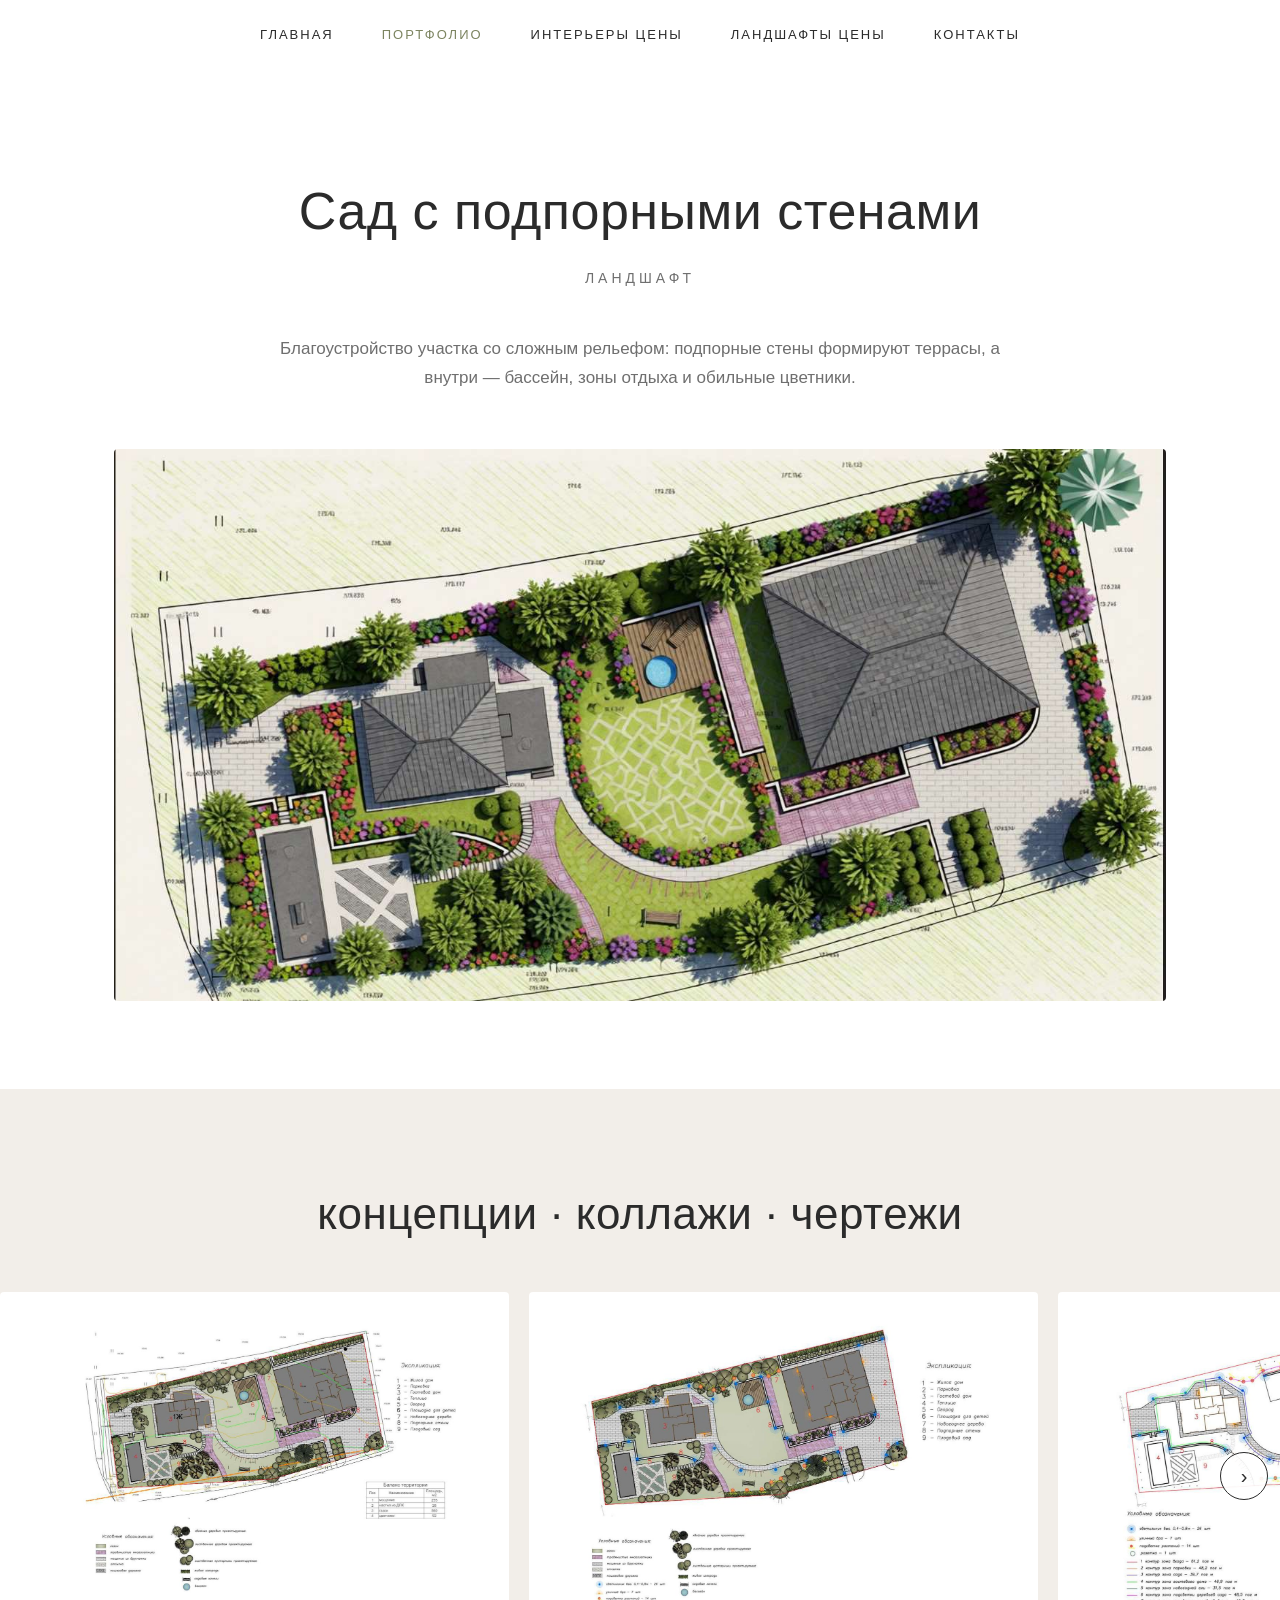
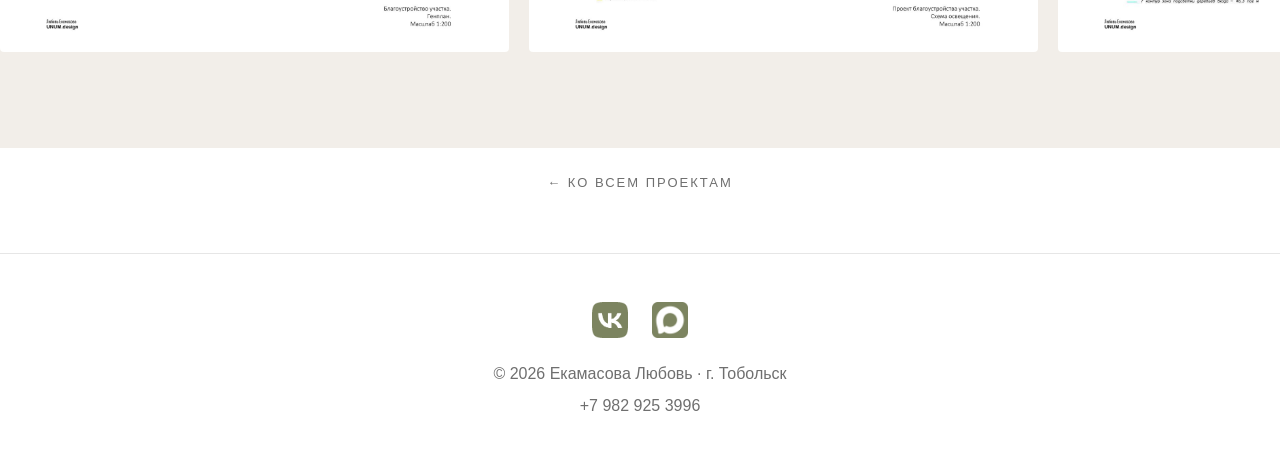
<file: proj-sad-s-podpor.html>
<!DOCTYPE html>
<html lang="ru">
<head>
  <meta charset="UTF-8">
  <meta name="viewport" content="width=device-width, initial-scale=1.0">
  <title>Сад с подпорными стенами — Екамасова Любовь</title>
  <meta name="description" content="Сад с подпорными стенами — ландшафтный проект Екамасовой Любови.">
  <link rel="canonical" href="https://portfolio.unumgarden.ru/proj-sad-s-podpor.html">
  <meta property="og:type" content="website">
  <meta property="og:title" content="Сад с подпорными стенами — Екамасова Любовь">
  <meta property="og:description" content="Сад с подпорными стенами — ландшафтный проект Екамасовой Любови.">
  <meta property="og:url" content="https://portfolio.unumgarden.ru/proj-sad-s-podpor.html">
  <meta property="og:image" content="https://portfolio.unumgarden.ru/assets/og-preview.jpg">
  <meta property="og:locale" content="ru_RU">
  <meta name="twitter:card" content="summary_large_image">
  <link rel="stylesheet" href="styles.css">
</head>
<body>

  <nav class="nav nav--sticky">
    <a href="index.html">Главная</a>
    <a href="portfolio.html" class="is-active">Портфолио</a>
    <a href="interior.html">Интерьеры цены</a>
    <a href="landscape.html">Ландшафты цены</a>
    <a href="contacts.html">Контакты</a>
  </nav>

  <div class="page-head page-head--tight">
    <h1 class="page-head__title">Сад с подпорными стенами</h1>
    <div class="page-head__sub">Ландшафт</div>
  </div>

  <section class="project">
    <div class="wrap">
      <p class="project__desc">Благоустройство участка со сложным рельефом: подпорные стены формируют террасы, а внутри — бассейн, зоны отдыха и обильные цветники.</p>
    </div>
  </section>

  <section class="project__gallery-wrap">
    <div class="wrap">
      <div class="project__gallery">
        <img src="assets/portfolio/sad-s-podpor/img-01.jpg" alt="Сад с подпорными стенами — фото 1">
      </div>
    </div>
  </section>
  <section class="docs">
    <div class="wrap">
      <h2 class="block-title docs__head">концепции · коллажи · чертежи</h2>
    </div>
    <div class="carousel">
      <button class="carousel__btn carousel__btn--prev" aria-label="Назад">‹</button>
      <div class="carousel__track">
          <img src="assets/portfolio/sad-s-podpor/page-001.jpg" alt="Сад с подпорными стенами — материал 1">
          <img src="assets/portfolio/sad-s-podpor/page-002.jpg" alt="Сад с подпорными стенами — материал 2">
          <img src="assets/portfolio/sad-s-podpor/page-003.jpg" alt="Сад с подпорными стенами — материал 3">
          <img src="assets/portfolio/sad-s-podpor/page-004.jpg" alt="Сад с подпорными стенами — материал 4">
          <img src="assets/portfolio/sad-s-podpor/page-005.jpg" alt="Сад с подпорными стенами — материал 5">
          <img src="assets/portfolio/sad-s-podpor/page-006.jpg" alt="Сад с подпорными стенами — материал 6">
          <img src="assets/portfolio/sad-s-podpor/page-007.jpg" alt="Сад с подпорными стенами — материал 7">
          <img src="assets/portfolio/sad-s-podpor/page-008.jpg" alt="Сад с подпорными стенами — материал 8">
      </div>
      <button class="carousel__btn carousel__btn--next" aria-label="Вперёд">›</button>
    </div>
  </section>

  <section class="project">
    <div class="wrap">
      <a class="project__back" href="portfolio.html">← ко всем проектам</a>
    </div>
  </section>

  <footer class="footer">
    <div class="footer__social">
      <a href="https://vk.com/id74523601" aria-label="ВКонтакте"><img class="soc-ico" src="assets/vk.png" alt="ВКонтакте"></a>
      <a href="https://max.ru/u/f9LHodD0cOKt04_KlVTNni_kAMa0kJ7R0f7LP7a6eLaRUk1p-munOzeRiMU" aria-label="MAX"><img class="soc-ico" src="assets/max.png" alt="MAX"></a>
    </div>
    <div class="footer__meta">
      © 2026 Екамасова Любовь · г. Тобольск<br>
      +7 982 925 3996
    </div>
  </footer>

  <script src="scripts.js"></script>

</body>
</html>
</file>
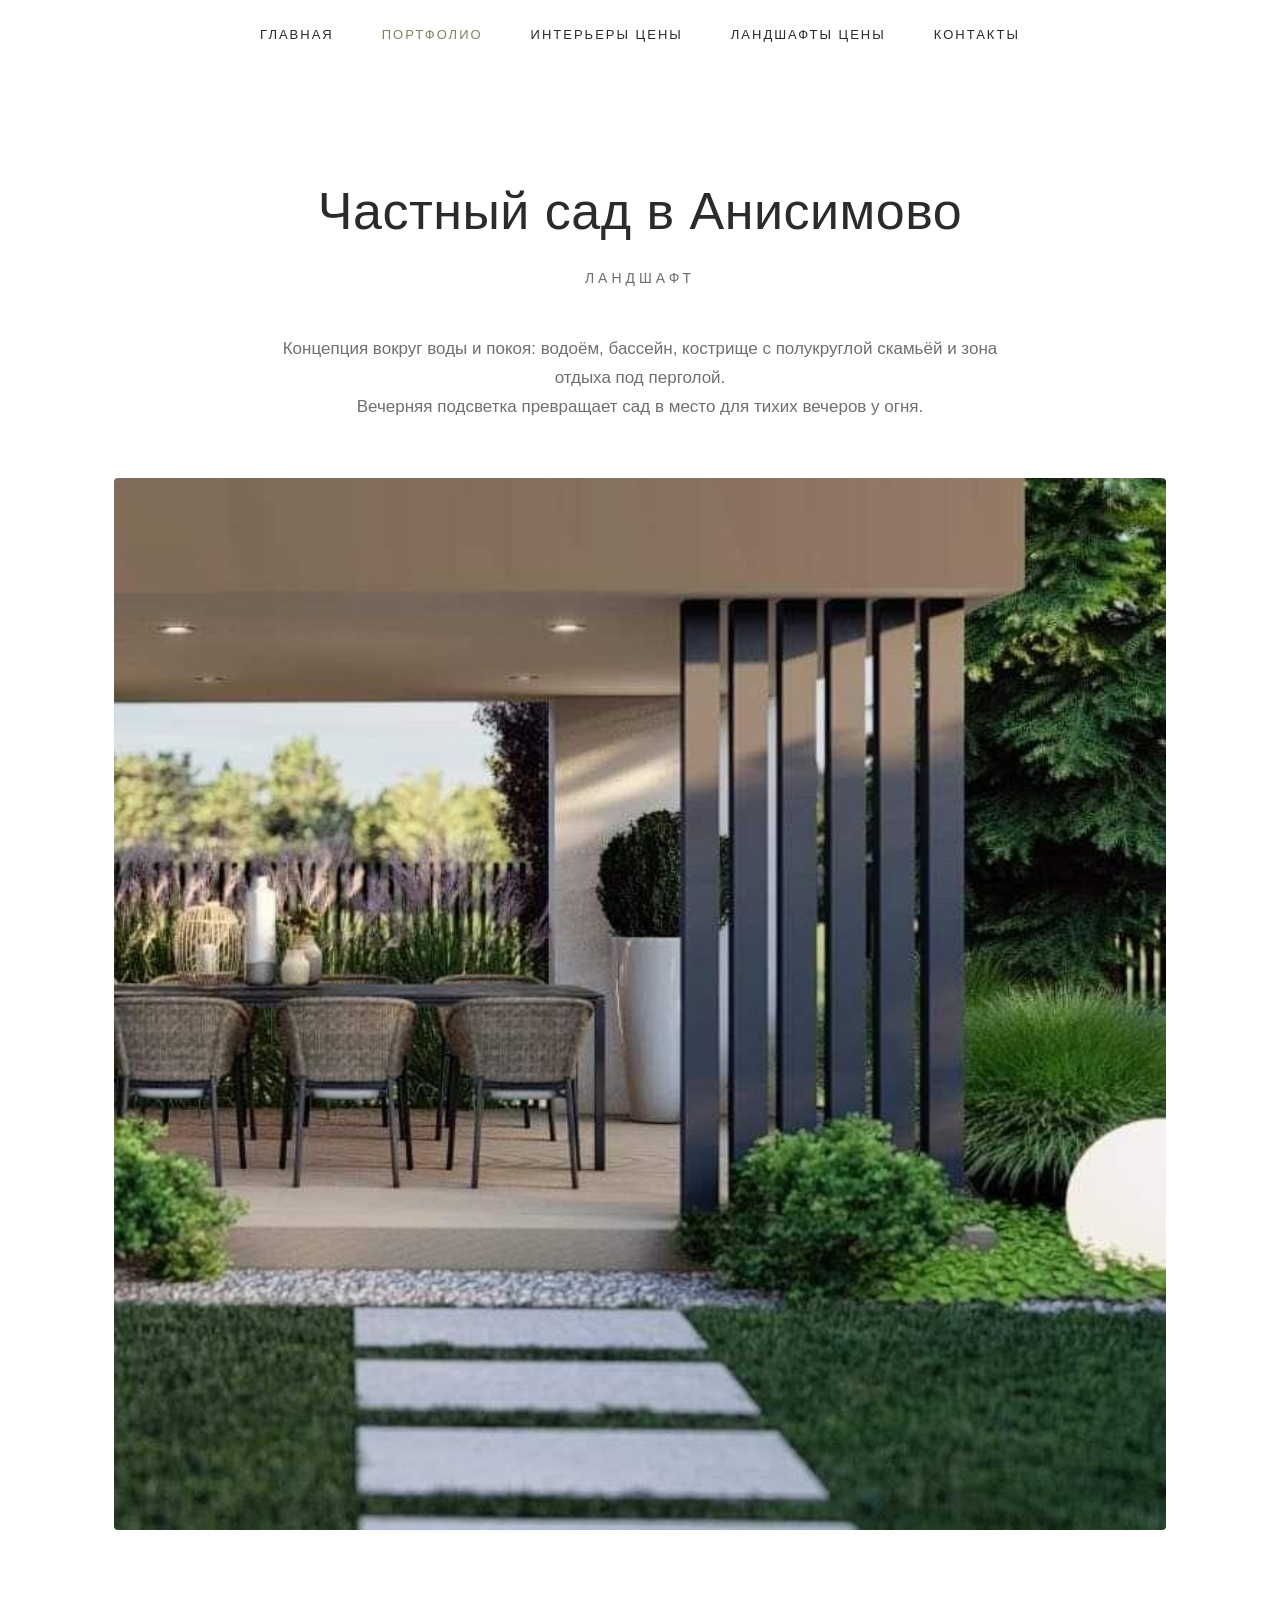
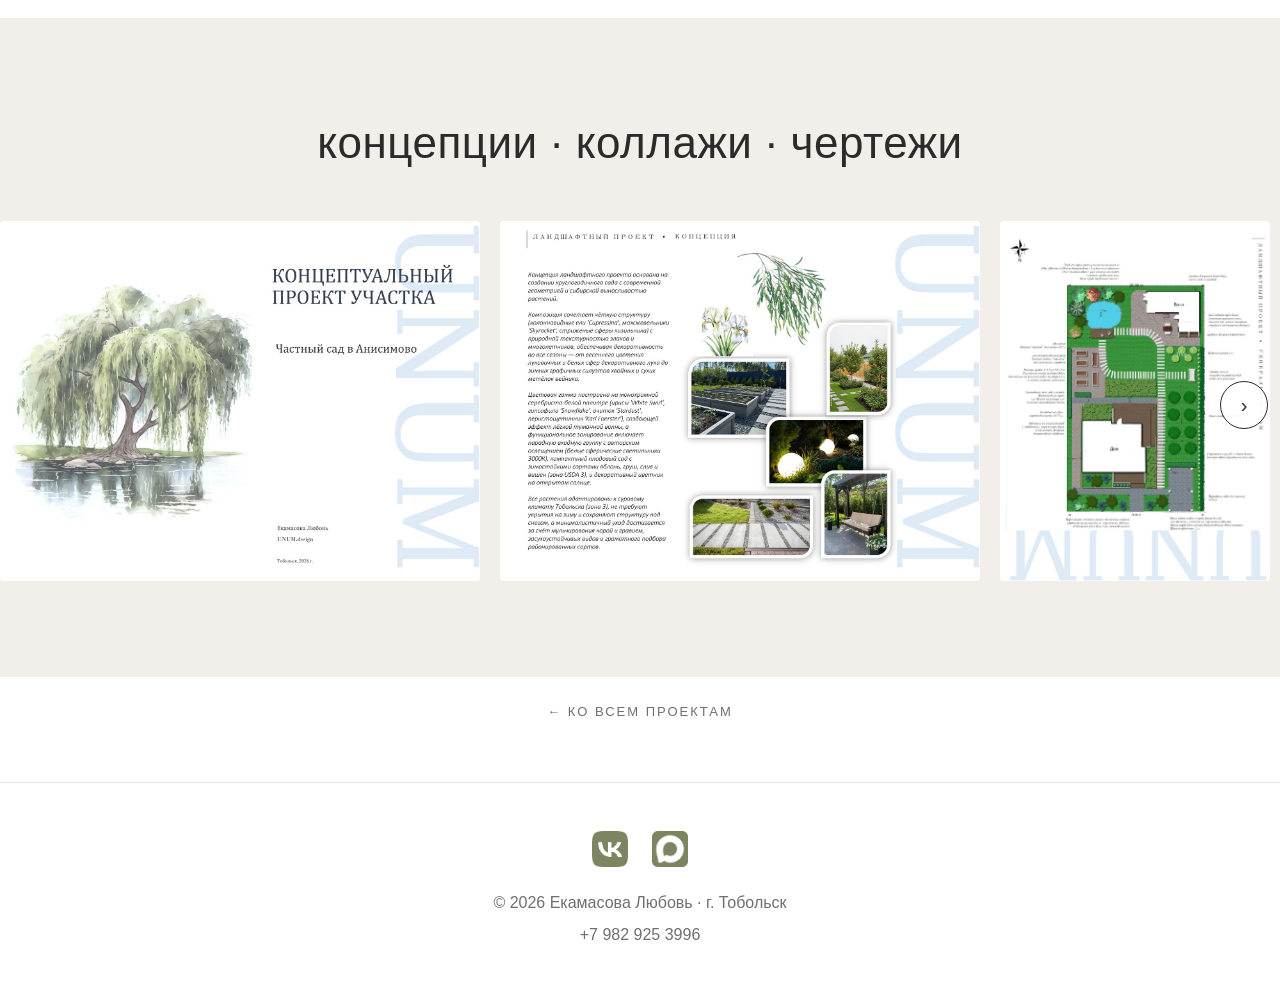
<file: proj-sad-s-vodoemom.html>
<!DOCTYPE html>
<html lang="ru">
<head>
  <meta charset="UTF-8">
  <meta name="viewport" content="width=device-width, initial-scale=1.0">
  <title>Частный сад в Анисимово — Екамасова Любовь</title>
  <meta name="description" content="Частный сад с водоёмом в Анисимово — ландшафтный проект Екамасовой Любови.">
  <link rel="canonical" href="https://portfolio.unumgarden.ru/proj-sad-s-vodoemom.html">
  <meta property="og:type" content="website">
  <meta property="og:title" content="Частный сад в Анисимово — Екамасова Любовь">
  <meta property="og:description" content="Частный сад с водоёмом в Анисимово — ландшафтный проект Екамасовой Любови.">
  <meta property="og:url" content="https://portfolio.unumgarden.ru/proj-sad-s-vodoemom.html">
  <meta property="og:image" content="https://portfolio.unumgarden.ru/assets/og-preview.jpg">
  <meta property="og:locale" content="ru_RU">
  <meta name="twitter:card" content="summary_large_image">
  <link rel="stylesheet" href="styles.css">
</head>
<body>

  <nav class="nav nav--sticky">
    <a href="index.html">Главная</a>
    <a href="portfolio.html" class="is-active">Портфолио</a>
    <a href="interior.html">Интерьеры цены</a>
    <a href="landscape.html">Ландшафты цены</a>
    <a href="contacts.html">Контакты</a>
  </nav>

  <div class="page-head page-head--tight">
    <h1 class="page-head__title">Частный сад в Анисимово</h1>
    <div class="page-head__sub">Ландшафт</div>
  </div>

  <section class="project">
    <div class="wrap">
      <p class="project__desc">Концепция вокруг воды и покоя: водоём, бассейн, кострище с полукруглой скамьёй и зона отдыха под перголой.<br>Вечерняя подсветка превращает сад в место для тихих вечеров у огня.</p>
    </div>
  </section>

  <section class="project__gallery-wrap">
    <div class="wrap">
      <div class="project__gallery">
        <img src="assets/portfolio/sad-s-vodoemom/img-01.jpg" alt="Частный сад в Анисимово — фото 1">
      </div>
    </div>
  </section>
  <section class="docs">
    <div class="wrap">
      <h2 class="block-title docs__head">концепции · коллажи · чертежи</h2>
    </div>
    <div class="carousel">
      <button class="carousel__btn carousel__btn--prev" aria-label="Назад">‹</button>
      <div class="carousel__track">
          <img src="assets/portfolio/sad-s-vodoemom/page-001.jpg" alt="Частный сад в Анисимово — материал 1">
          <img src="assets/portfolio/sad-s-vodoemom/page-002.jpg" alt="Частный сад в Анисимово — материал 2">
          <img src="assets/portfolio/sad-s-vodoemom/page-003.jpg" alt="Частный сад в Анисимово — материал 3">
          <img src="assets/portfolio/sad-s-vodoemom/page-004.jpg" alt="Частный сад в Анисимово — материал 4">
          <img src="assets/portfolio/sad-s-vodoemom/page-005.jpg" alt="Частный сад в Анисимово — материал 5">
          <img src="assets/portfolio/sad-s-vodoemom/page-006.jpg" alt="Частный сад в Анисимово — материал 6">
          <img src="assets/portfolio/sad-s-vodoemom/page-007.jpg" alt="Частный сад в Анисимово — материал 7">
          <img src="assets/portfolio/sad-s-vodoemom/page-008.jpg" alt="Частный сад в Анисимово — материал 8">
          <img src="assets/portfolio/sad-s-vodoemom/page-009.jpg" alt="Частный сад в Анисимово — материал 9">
          <img src="assets/portfolio/sad-s-vodoemom/page-010.jpg" alt="Частный сад в Анисимово — материал 10">
          <img src="assets/portfolio/sad-s-vodoemom/page-011.jpg" alt="Частный сад в Анисимово — материал 11">
          <img src="assets/portfolio/sad-s-vodoemom/page-012.jpg" alt="Частный сад в Анисимово — материал 12">
          <img src="assets/portfolio/sad-s-vodoemom/page-013.jpg" alt="Частный сад в Анисимово — материал 13">
          <img src="assets/portfolio/sad-s-vodoemom/page-014.jpg" alt="Частный сад в Анисимово — материал 14">
          <img src="assets/portfolio/sad-s-vodoemom/page-015.jpg" alt="Частный сад в Анисимово — материал 15">
          <img src="assets/portfolio/sad-s-vodoemom/page-016.jpg" alt="Частный сад в Анисимово — материал 16">
          <img src="assets/portfolio/sad-s-vodoemom/page-017.jpg" alt="Частный сад в Анисимово — материал 17">
          <img src="assets/portfolio/sad-s-vodoemom/page-018.jpg" alt="Частный сад в Анисимово — материал 18">
          <img src="assets/portfolio/sad-s-vodoemom/page-019.jpg" alt="Частный сад в Анисимово — материал 19">
      </div>
      <button class="carousel__btn carousel__btn--next" aria-label="Вперёд">›</button>
    </div>
  </section>

  <section class="project">
    <div class="wrap">
      <a class="project__back" href="portfolio.html">← ко всем проектам</a>
    </div>
  </section>

  <footer class="footer">
    <div class="footer__social">
      <a href="https://vk.com/id74523601" aria-label="ВКонтакте"><img class="soc-ico" src="assets/vk.png" alt="ВКонтакте"></a>
      <a href="https://max.ru/u/f9LHodD0cOKt04_KlVTNni_kAMa0kJ7R0f7LP7a6eLaRUk1p-munOzeRiMU" aria-label="MAX"><img class="soc-ico" src="assets/max.png" alt="MAX"></a>
    </div>
    <div class="footer__meta">
      © 2026 Екамасова Любовь · г. Тобольск<br>
      +7 982 925 3996
    </div>
  </footer>

  <script src="scripts.js"></script>

</body>
</html>
</file>
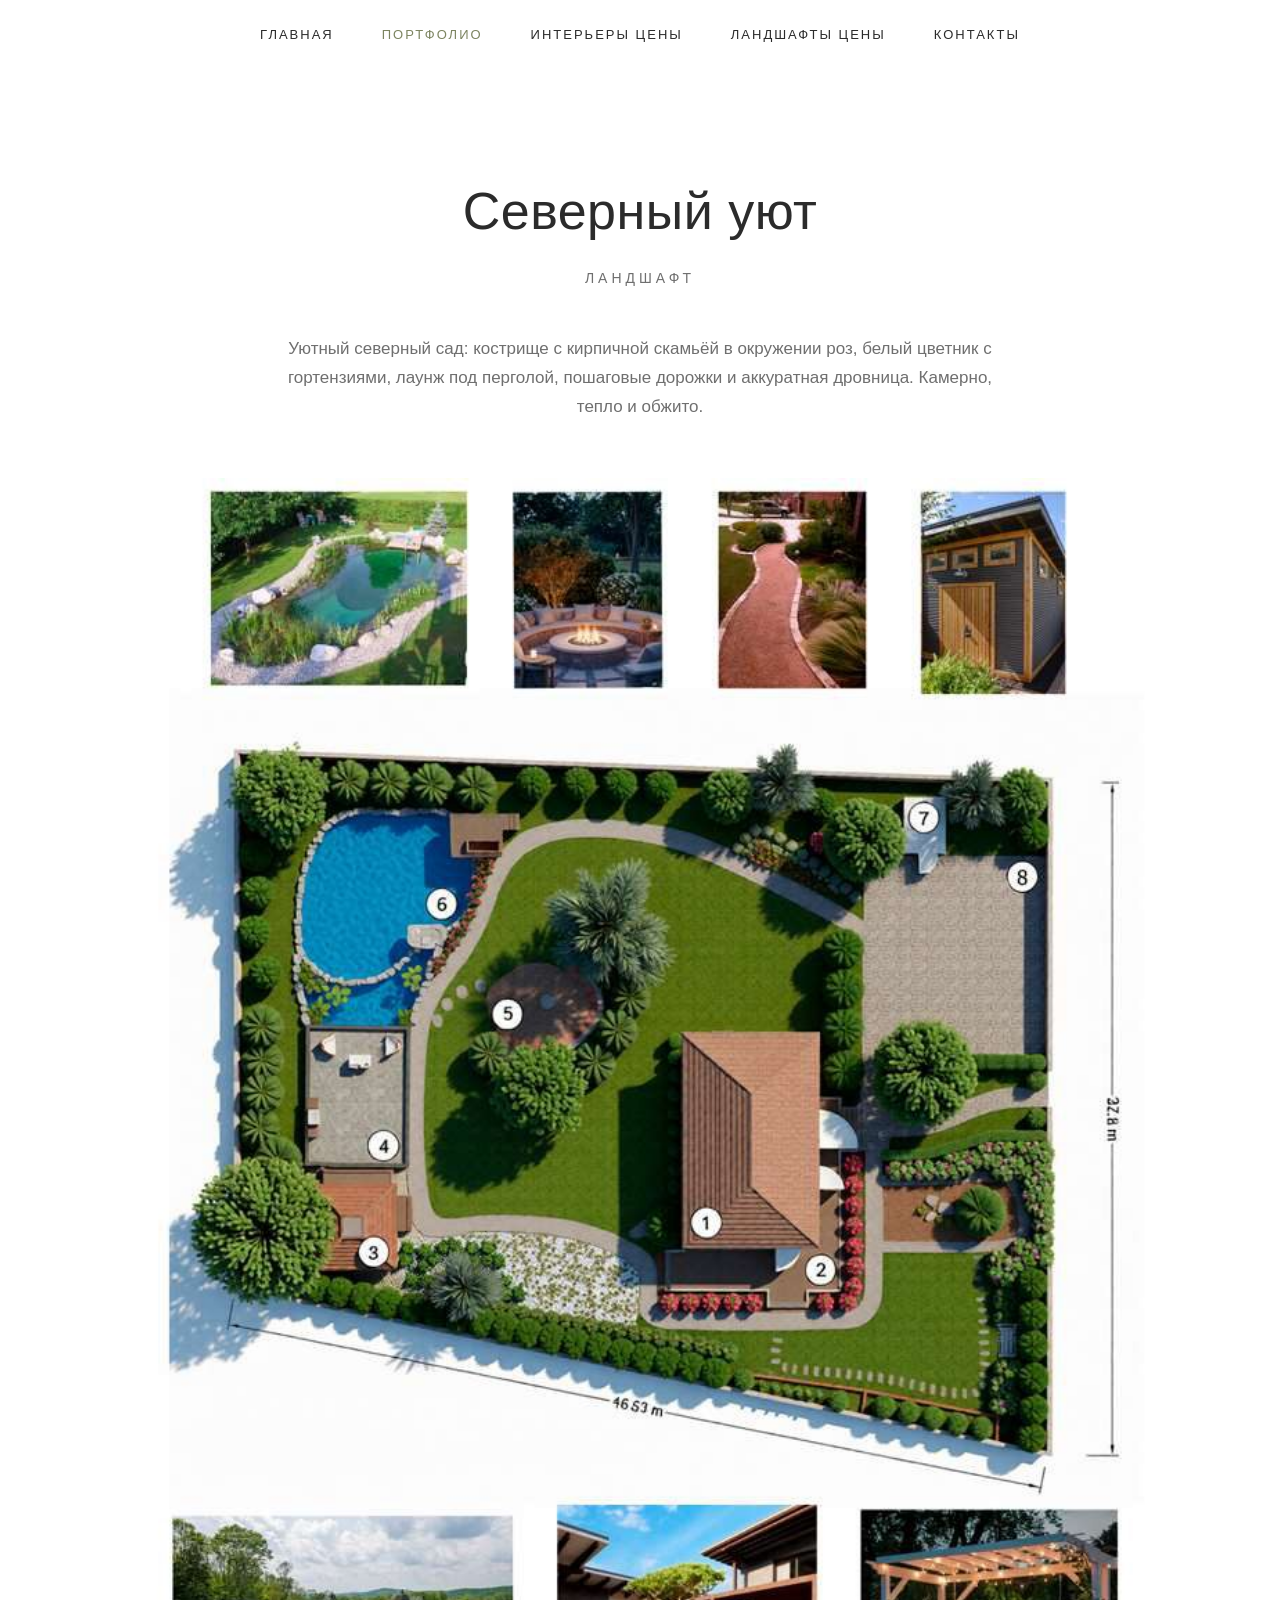
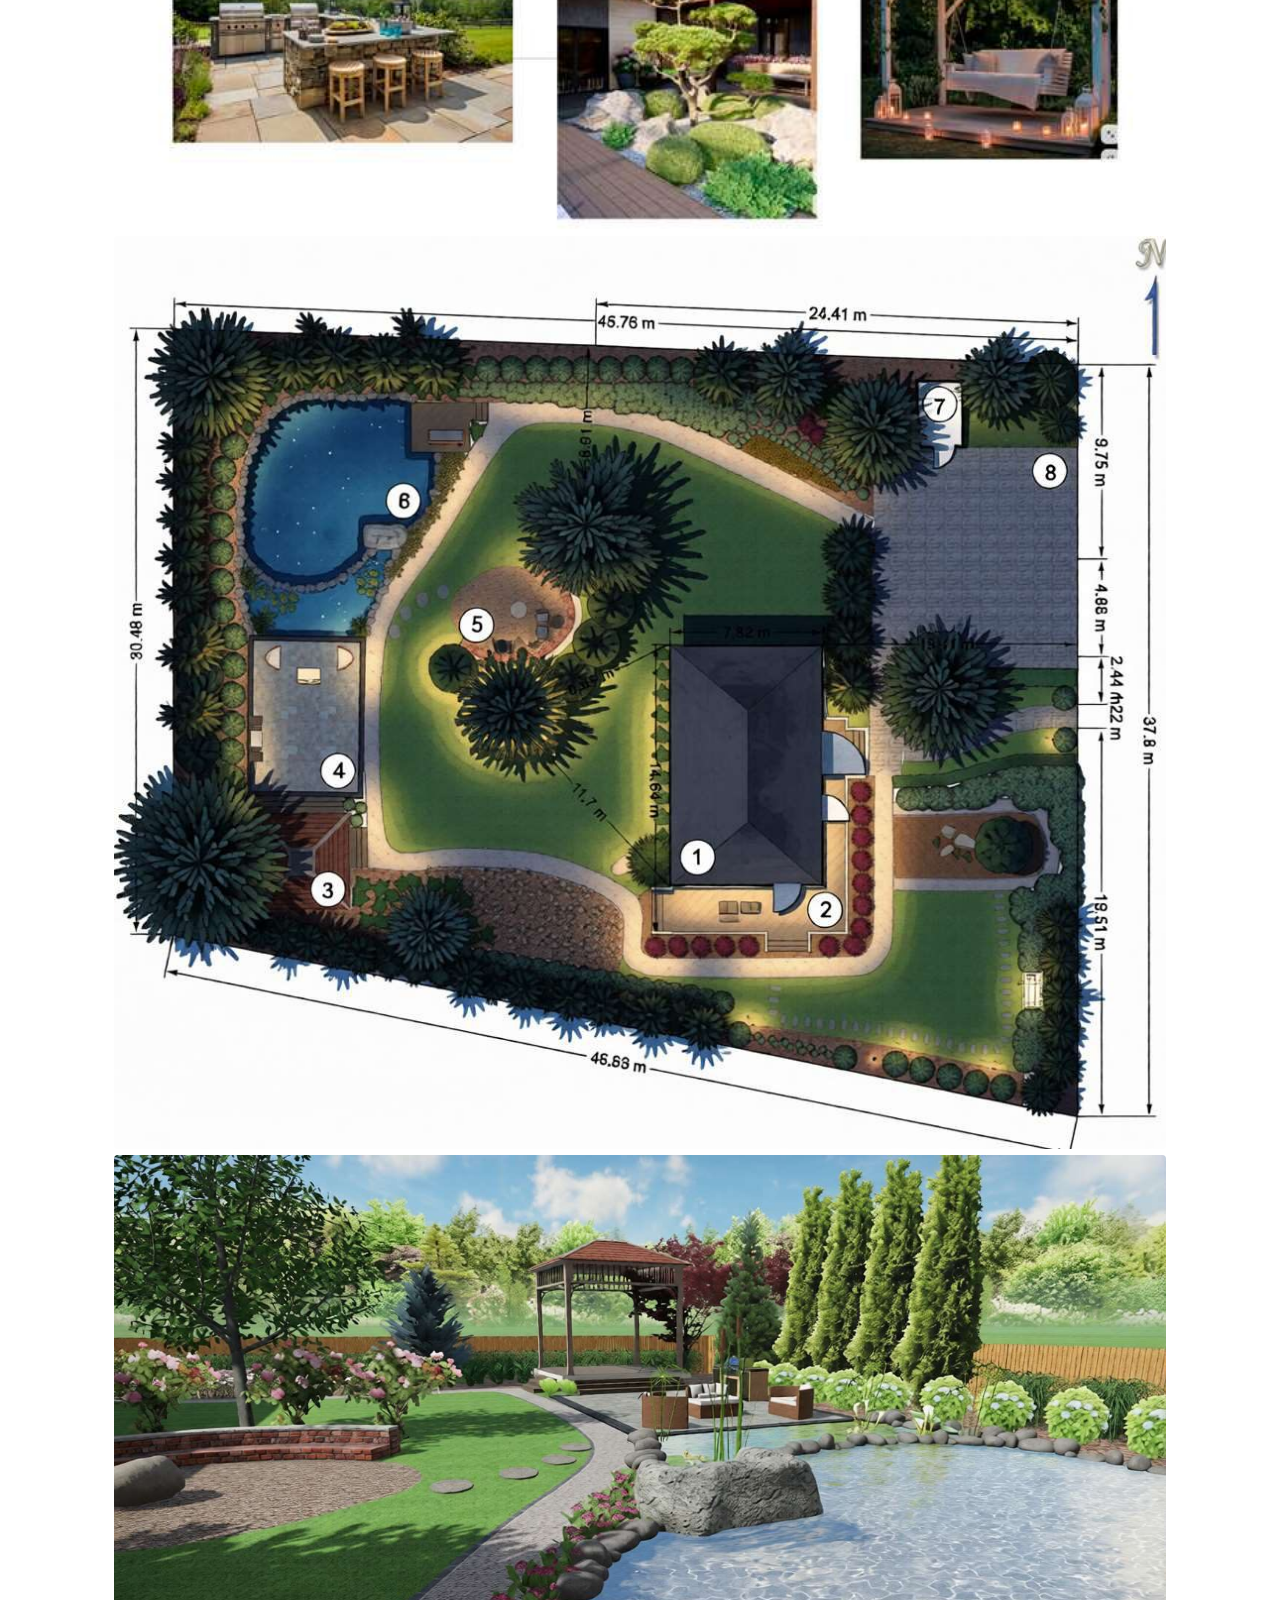
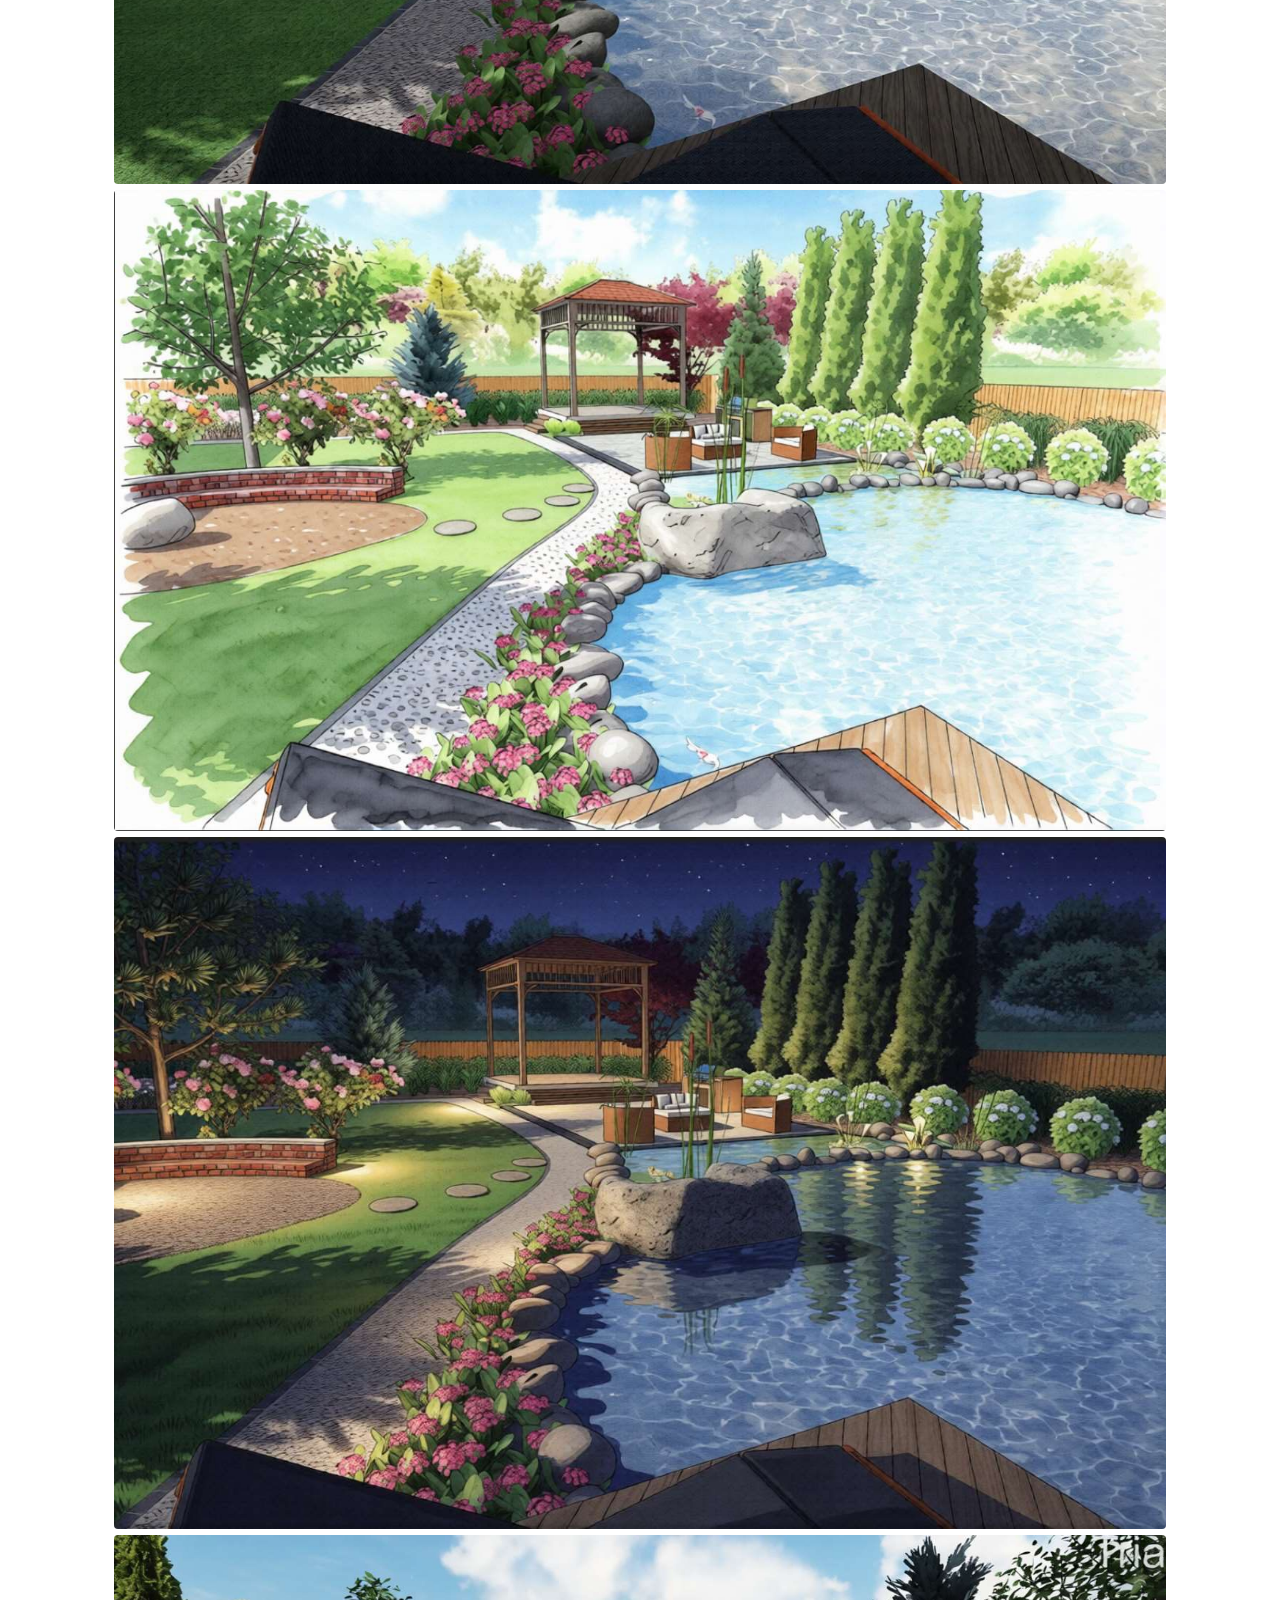
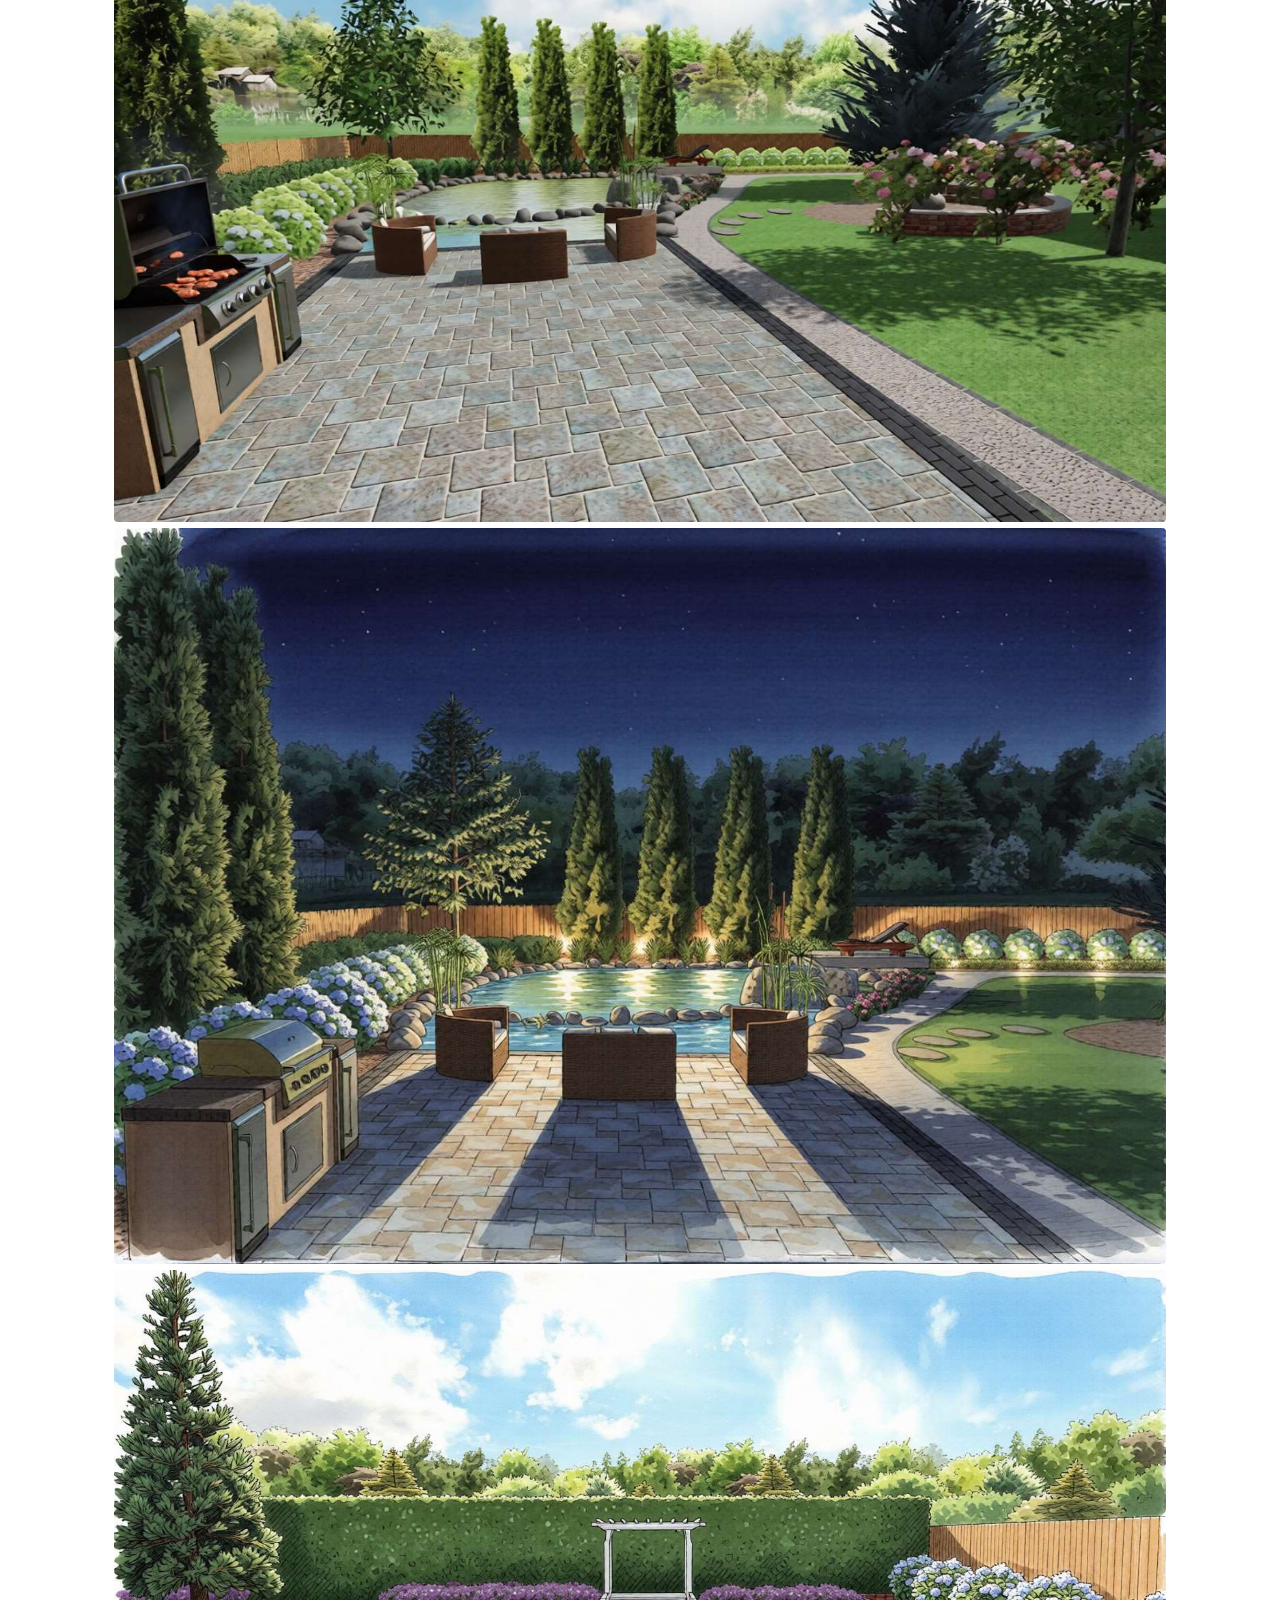
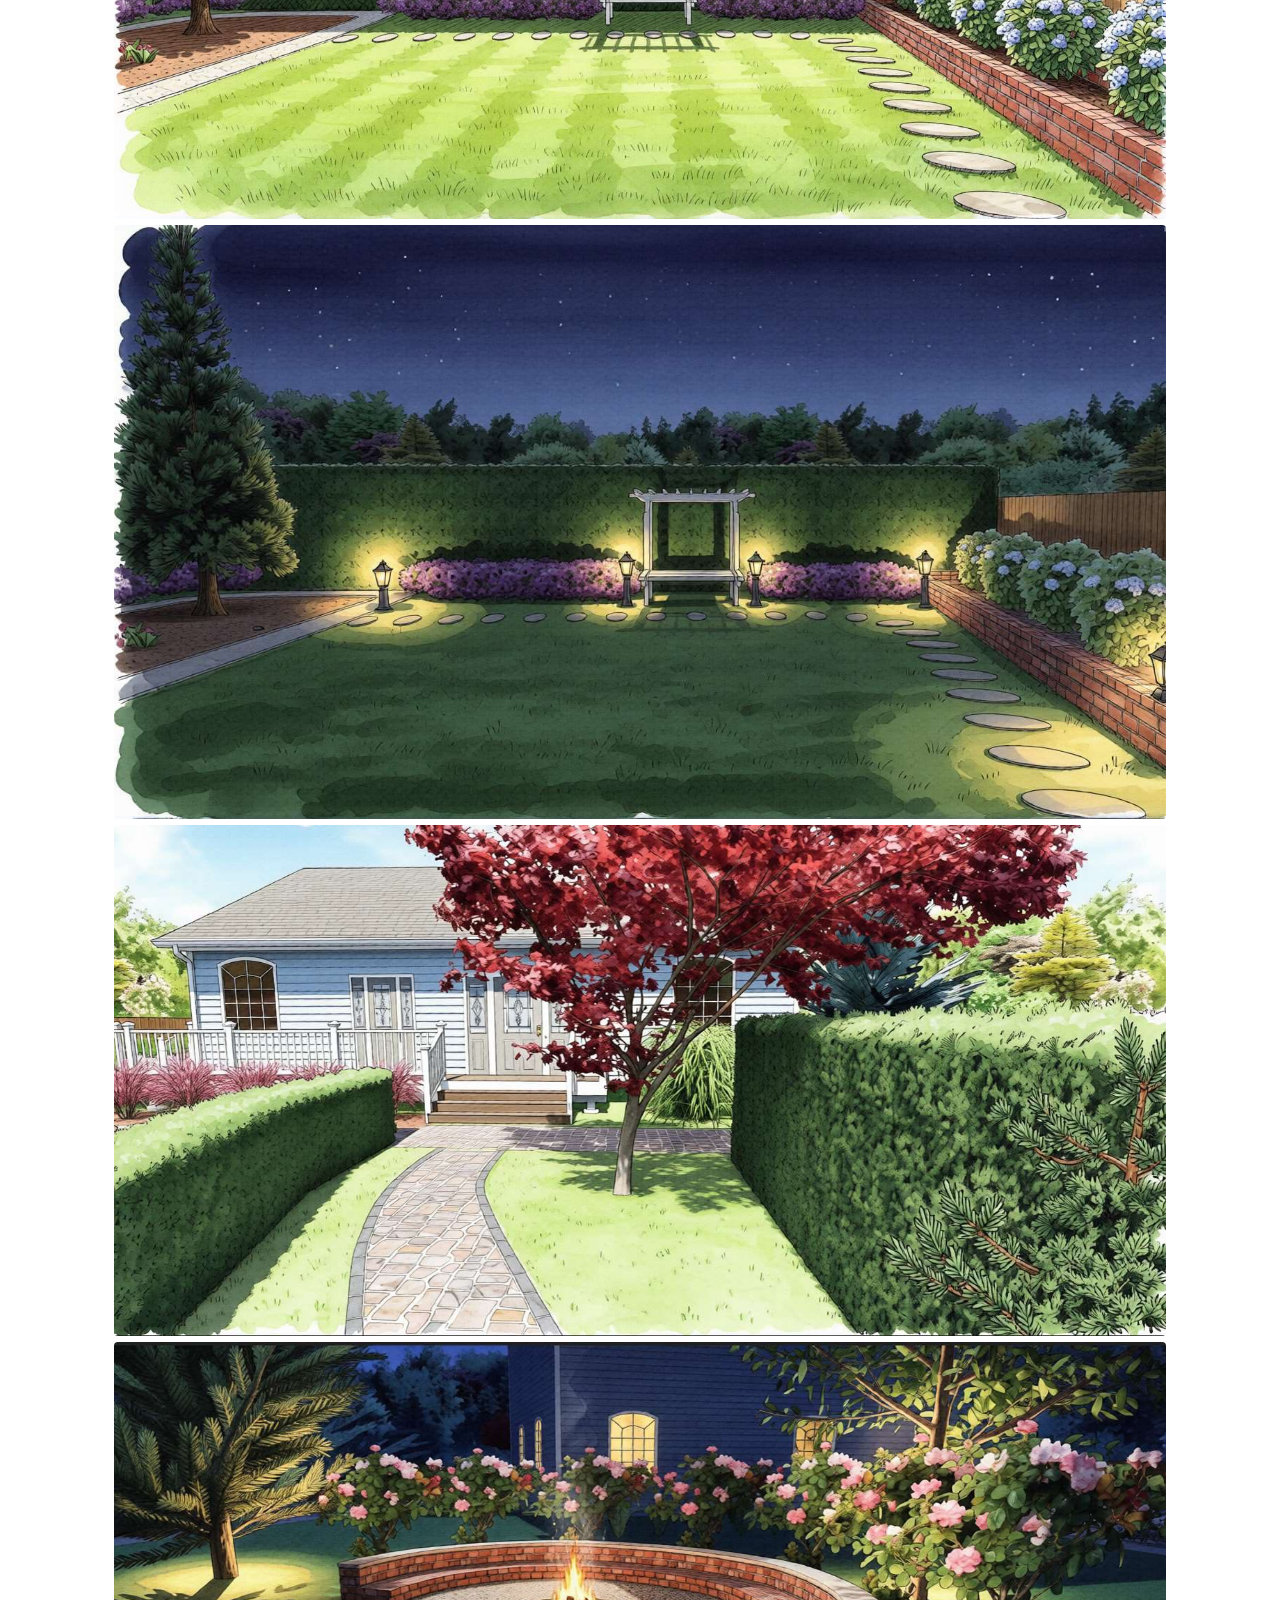
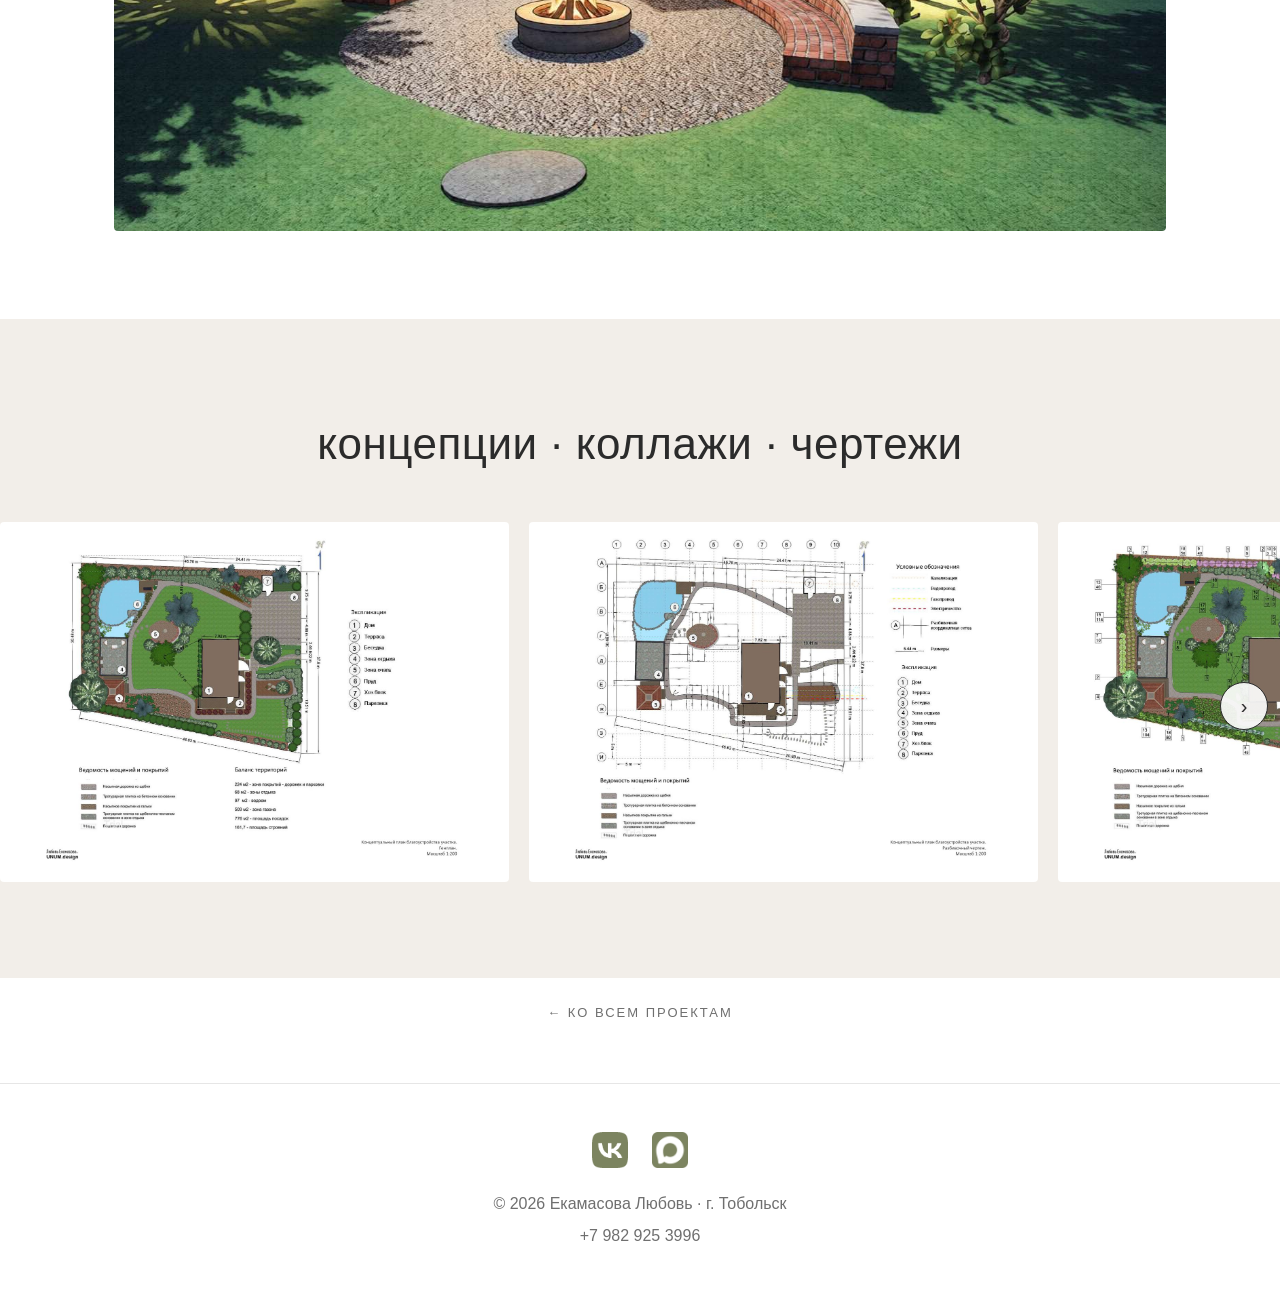
<file: proj-sever-yut.html>
<!DOCTYPE html>
<html lang="ru">
<head>
  <meta charset="UTF-8">
  <meta name="viewport" content="width=device-width, initial-scale=1.0">
  <title>Северный уют — Екамасова Любовь</title>
  <meta name="description" content="«Северный уют» — дизайн-проект интерьера от Екамасовой Любови, Тобольск.">
  <link rel="canonical" href="https://portfolio.unumgarden.ru/proj-sever-yut.html">
  <meta property="og:type" content="website">
  <meta property="og:title" content="Северный уют — Екамасова Любовь">
  <meta property="og:description" content="«Северный уют» — дизайн-проект интерьера от Екамасовой Любови, Тобольск.">
  <meta property="og:url" content="https://portfolio.unumgarden.ru/proj-sever-yut.html">
  <meta property="og:image" content="https://portfolio.unumgarden.ru/assets/og-preview.jpg">
  <meta property="og:locale" content="ru_RU">
  <meta name="twitter:card" content="summary_large_image">
  <link rel="stylesheet" href="styles.css">
</head>
<body>

  <nav class="nav nav--sticky">
    <a href="index.html">Главная</a>
    <a href="portfolio.html" class="is-active">Портфолио</a>
    <a href="interior.html">Интерьеры цены</a>
    <a href="landscape.html">Ландшафты цены</a>
    <a href="contacts.html">Контакты</a>
  </nav>

  <div class="page-head page-head--tight">
    <h1 class="page-head__title">Северный уют</h1>
    <div class="page-head__sub">Ландшафт</div>
  </div>

  <section class="project">
    <div class="wrap">
      <p class="project__desc">Уютный северный сад: кострище с кирпичной скамьёй в окружении роз, белый цветник с гортензиями, лаунж под перголой, пошаговые дорожки и аккуратная дровница. Камерно, тепло и обжито.</p>
    </div>
  </section>

  <section class="project__gallery-wrap">
    <div class="wrap">
      <div class="project__gallery">
        <img src="assets/portfolio/sever-yut/img-01.jpg" alt="Северный уют — фото 1">
        <img src="assets/portfolio/sever-yut/img-02.jpg" alt="Северный уют — фото 2">
        <img src="assets/portfolio/sever-yut/img-03.jpg" alt="Северный уют — фото 3">
        <img src="assets/portfolio/sever-yut/img-04.jpg" alt="Северный уют — фото 4">
        <img src="assets/portfolio/sever-yut/img-05.jpg" alt="Северный уют — фото 5">
        <img src="assets/portfolio/sever-yut/img-06.jpg" alt="Северный уют — фото 6">
        <img src="assets/portfolio/sever-yut/img-07.jpg" alt="Северный уют — фото 7">
        <img src="assets/portfolio/sever-yut/img-08.jpg" alt="Северный уют — фото 8">
        <img src="assets/portfolio/sever-yut/img-09.jpg" alt="Северный уют — фото 9">
        <img src="assets/portfolio/sever-yut/img-10.jpg" alt="Северный уют — фото 10">
        <img src="assets/portfolio/sever-yut/img-11.jpg" alt="Северный уют — фото 11">
      </div>
    </div>
  </section>
  <section class="docs">
    <div class="wrap">
      <h2 class="block-title docs__head">концепции · коллажи · чертежи</h2>
    </div>
    <div class="carousel">
      <button class="carousel__btn carousel__btn--prev" aria-label="Назад">‹</button>
      <div class="carousel__track">
          <img src="assets/portfolio/sever-yut/page-001.jpg" alt="Северный уют — материал 1">
          <img src="assets/portfolio/sever-yut/page-002.jpg" alt="Северный уют — материал 2">
          <img src="assets/portfolio/sever-yut/page-003.jpg" alt="Северный уют — материал 3">
          <img src="assets/portfolio/sever-yut/page-004.jpg" alt="Северный уют — материал 4">
          <img src="assets/portfolio/sever-yut/page-005.jpg" alt="Северный уют — материал 5">
          <img src="assets/portfolio/sever-yut/page-006.jpg" alt="Северный уют — материал 6">
          <img src="assets/portfolio/sever-yut/page-007.jpg" alt="Северный уют — материал 7">
      </div>
      <button class="carousel__btn carousel__btn--next" aria-label="Вперёд">›</button>
    </div>
  </section>

  <section class="project">
    <div class="wrap">
      <a class="project__back" href="portfolio.html">← ко всем проектам</a>
    </div>
  </section>

  <footer class="footer">
    <div class="footer__social">
      <a href="https://vk.com/id74523601" aria-label="ВКонтакте"><img class="soc-ico" src="assets/vk.png" alt="ВКонтакте"></a>
      <a href="https://max.ru/u/f9LHodD0cOKt04_KlVTNni_kAMa0kJ7R0f7LP7a6eLaRUk1p-munOzeRiMU" aria-label="MAX"><img class="soc-ico" src="assets/max.png" alt="MAX"></a>
    </div>
    <div class="footer__meta">
      © 2026 Екамасова Любовь · г. Тобольск<br>
      +7 982 925 3996
    </div>
  </footer>

  <script src="scripts.js"></script>

</body>
</html>
</file>
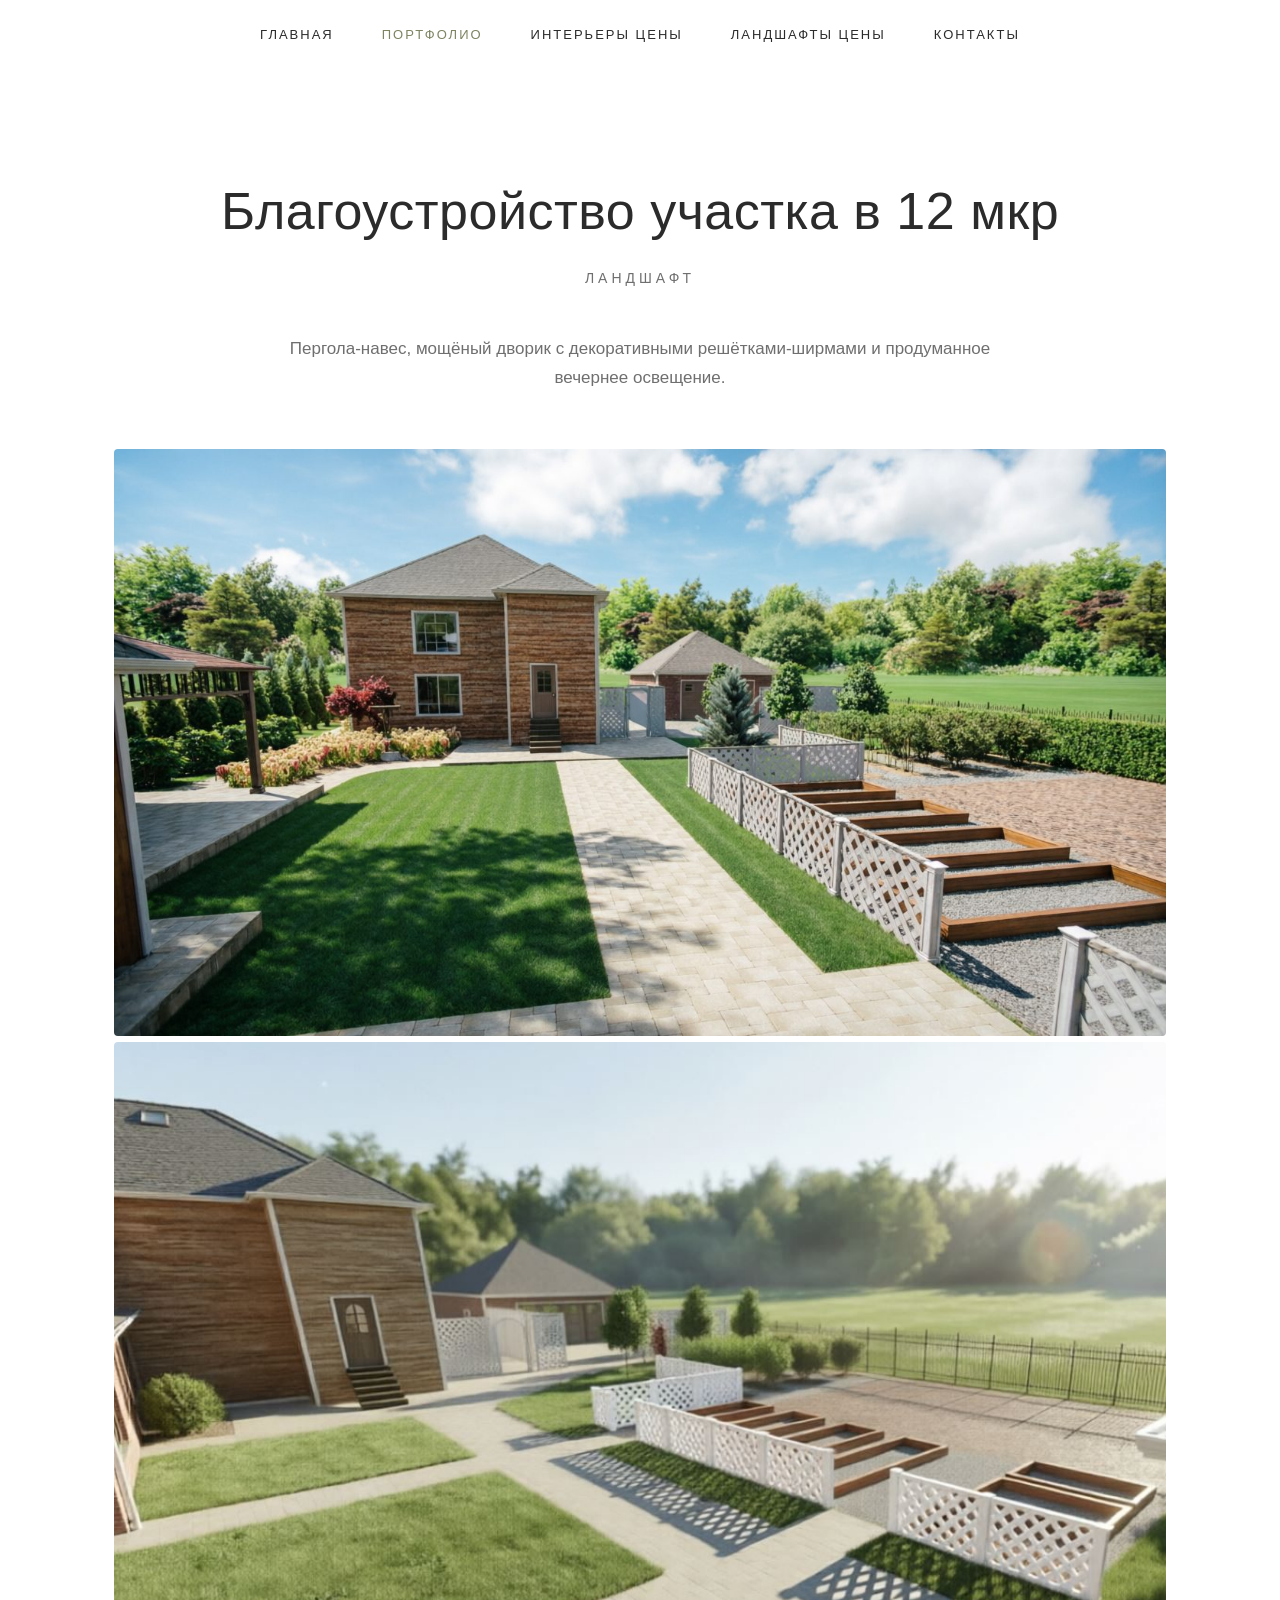
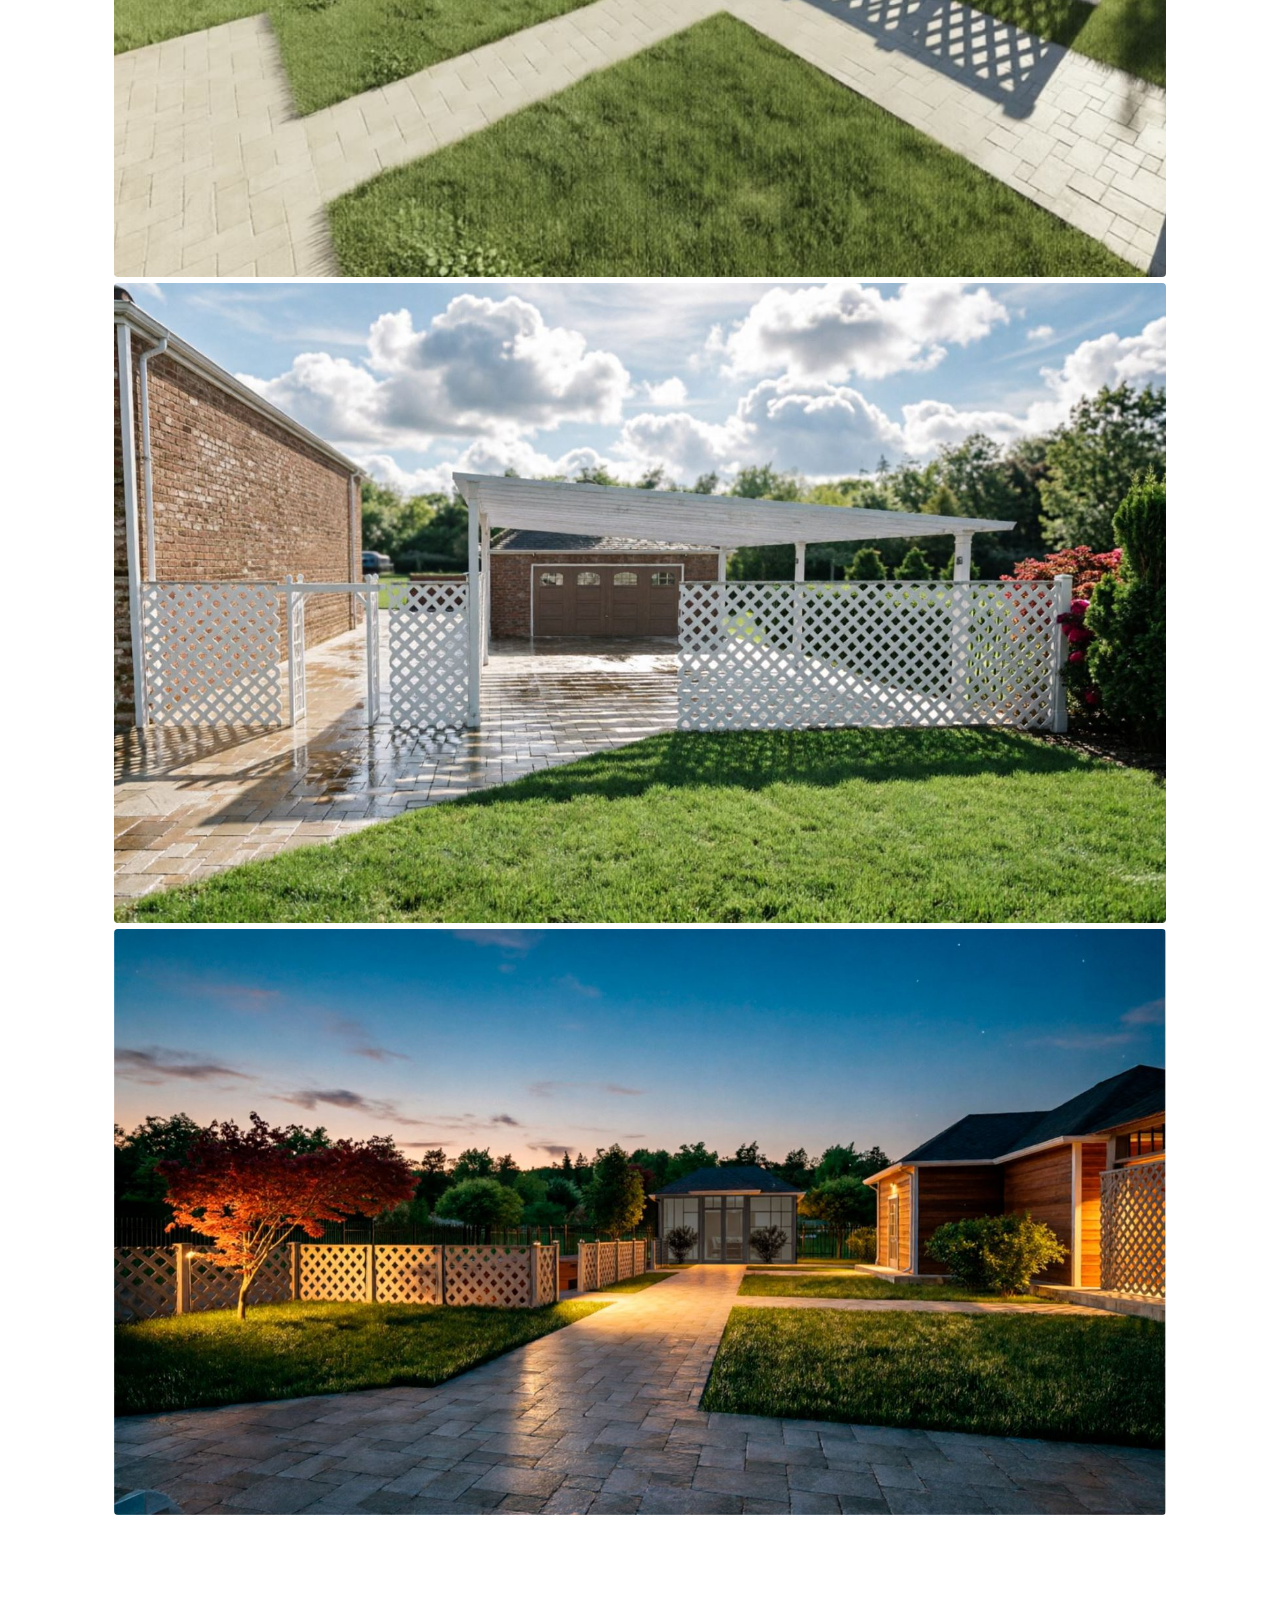
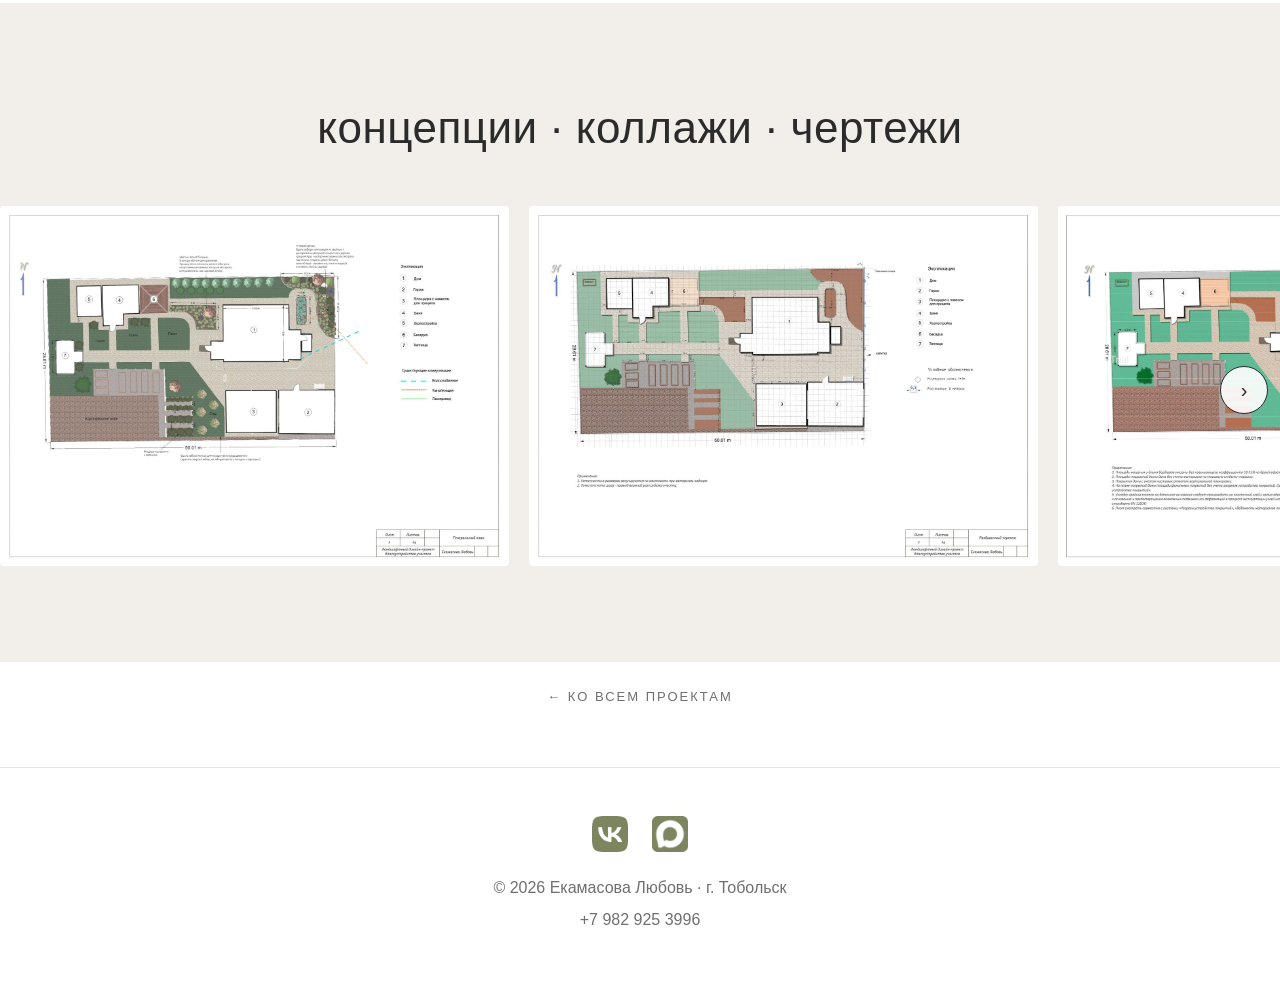
<file: proj-vse-vklucheno.html>
<!DOCTYPE html>
<html lang="ru">
<head>
  <meta charset="UTF-8">
  <meta name="viewport" content="width=device-width, initial-scale=1.0">
  <title>Благоустройство участка в 12 мкр — Екамасова Любовь</title>
  <meta name="description" content="Благоустройство участка в 12 микрорайоне — проект ландшафтного дизайна Екамасовой Любови.">
  <link rel="canonical" href="https://portfolio.unumgarden.ru/proj-vse-vklucheno.html">
  <meta property="og:type" content="website">
  <meta property="og:title" content="Благоустройство участка в 12 мкр — Екамасова Любовь">
  <meta property="og:description" content="Благоустройство участка в 12 микрорайоне — проект ландшафтного дизайна Екамасовой Любови.">
  <meta property="og:url" content="https://portfolio.unumgarden.ru/proj-vse-vklucheno.html">
  <meta property="og:image" content="https://portfolio.unumgarden.ru/assets/og-preview.jpg">
  <meta property="og:locale" content="ru_RU">
  <meta name="twitter:card" content="summary_large_image">
  <link rel="stylesheet" href="styles.css">
</head>
<body>

  <nav class="nav nav--sticky">
    <a href="index.html">Главная</a>
    <a href="portfolio.html" class="is-active">Портфолио</a>
    <a href="interior.html">Интерьеры цены</a>
    <a href="landscape.html">Ландшафты цены</a>
    <a href="contacts.html">Контакты</a>
  </nav>

  <div class="page-head page-head--tight">
    <h1 class="page-head__title">Благоустройство участка в 12 мкр</h1>
    <div class="page-head__sub">Ландшафт</div>
  </div>

  <section class="project">
    <div class="wrap">
      <p class="project__desc">Пергола-навес, мощёный дворик с декоративными решётками-ширмами и продуманное вечернее освещение.</p>
    </div>
  </section>

  <section class="project__gallery-wrap">
    <div class="wrap">
      <div class="project__gallery">
        <img src="assets/portfolio/vse-vklucheno/img-01.jpg" alt="Благоустройство участка в 12 мкр — фото 1">
        <img src="assets/portfolio/vse-vklucheno/img-02.jpg" alt="Благоустройство участка в 12 мкр — фото 2">
        <img src="assets/portfolio/vse-vklucheno/img-03.jpg" alt="Благоустройство участка в 12 мкр — фото 3">
        <img src="assets/portfolio/vse-vklucheno/img-04.jpg" alt="Благоустройство участка в 12 мкр — фото 4">
      </div>
    </div>
  </section>
  <section class="docs">
    <div class="wrap">
      <h2 class="block-title docs__head">концепции · коллажи · чертежи</h2>
    </div>
    <div class="carousel">
      <button class="carousel__btn carousel__btn--prev" aria-label="Назад">‹</button>
      <div class="carousel__track">
          <img src="assets/portfolio/vse-vklucheno/page-001.jpg" alt="Благоустройство участка в 12 мкр — материал 1">
          <img src="assets/portfolio/vse-vklucheno/page-002.jpg" alt="Благоустройство участка в 12 мкр — материал 2">
          <img src="assets/portfolio/vse-vklucheno/page-003.jpg" alt="Благоустройство участка в 12 мкр — материал 3">
          <img src="assets/portfolio/vse-vklucheno/page-004.jpg" alt="Благоустройство участка в 12 мкр — материал 4">
          <img src="assets/portfolio/vse-vklucheno/page-005.jpg" alt="Благоустройство участка в 12 мкр — материал 5">
          <img src="assets/portfolio/vse-vklucheno/page-006.jpg" alt="Благоустройство участка в 12 мкр — материал 6">
          <img src="assets/portfolio/vse-vklucheno/page-007.jpg" alt="Благоустройство участка в 12 мкр — материал 7">
          <img src="assets/portfolio/vse-vklucheno/page-008.jpg" alt="Благоустройство участка в 12 мкр — материал 8">
          <img src="assets/portfolio/vse-vklucheno/page-009.jpg" alt="Благоустройство участка в 12 мкр — материал 9">
          <img src="assets/portfolio/vse-vklucheno/page-010.jpg" alt="Благоустройство участка в 12 мкр — материал 10">
          <img src="assets/portfolio/vse-vklucheno/page-011.jpg" alt="Благоустройство участка в 12 мкр — материал 11">
          <img src="assets/portfolio/vse-vklucheno/page-012.jpg" alt="Благоустройство участка в 12 мкр — материал 12">
          <img src="assets/portfolio/vse-vklucheno/page-013.jpg" alt="Благоустройство участка в 12 мкр — материал 13">
      </div>
      <button class="carousel__btn carousel__btn--next" aria-label="Вперёд">›</button>
    </div>
  </section>

  <section class="project">
    <div class="wrap">
      <a class="project__back" href="portfolio.html">← ко всем проектам</a>
    </div>
  </section>

  <footer class="footer">
    <div class="footer__social">
      <a href="https://vk.com/id74523601" aria-label="ВКонтакте"><img class="soc-ico" src="assets/vk.png" alt="ВКонтакте"></a>
      <a href="https://max.ru/u/f9LHodD0cOKt04_KlVTNni_kAMa0kJ7R0f7LP7a6eLaRUk1p-munOzeRiMU" aria-label="MAX"><img class="soc-ico" src="assets/max.png" alt="MAX"></a>
    </div>
    <div class="footer__meta">
      © 2026 Екамасова Любовь · г. Тобольск<br>
      +7 982 925 3996
    </div>
  </footer>

  <script src="scripts.js"></script>

</body>
</html>
</file>
<file: styles.css>
/* ── Шрифты ─────────────────────────────────── */
@font-face {
  font-family: "Penta Light";
  src: url("assets/fonts/Penta-Light.ttf") format("truetype");
  font-weight: normal;
  font-style: normal;
  font-display: swap;
}
@font-face {
  font-family: "Palatino Linotype";
  src: url("assets/fonts/Palatino-Linotype.ttf") format("truetype");
  font-weight: normal;
  font-style: normal;
  font-display: swap;
}

/* ── Переменные ─────────────────────────────── */
:root {
  --bg: #ffffff;
  --text: #2b2b2b;
  --text-soft: #6f6f6f;
  --line: #e6e6e6;
  --accent: #7c8460;        /* приглушённый оливково-зелёный */
  --accent-dark: #6a714f;
  --font: "Penta Light", "Segoe UI", "Helvetica Neue", Arial, sans-serif;
  --font-title: "Penta Light", "Segoe UI", "Helvetica Neue", Arial, sans-serif;
  --wrap: 1100px;
  --gap: clamp(64px, 10vw, 140px);
}

* { box-sizing: border-box; margin: 0; padding: 0; }

html { scroll-behavior: smooth; overflow-x: hidden; }

body {
  background: var(--bg);
  color: var(--text);
  font-family: var(--font);
  font-size: 17px;
  line-height: 1.7;
  -webkit-font-smoothing: antialiased;
}

img { display: block; max-width: 100%; }

.wrap {
  max-width: var(--wrap);
  margin: 0 auto;
  padding: 0 24px;
}

/* Заголовки блоков — крупнее, мягче */
.block-title {
  font-family: var(--font-title);
  font-size: clamp(28px, 4vw, 44px);
  font-weight: normal;
  letter-spacing: 0.5px;
  margin-bottom: 32px;
}
.block-title--sans { font-family: var(--font); }

/* ── Появление при прокрутке ────────────────── */
.reveal {
  opacity: 0;
  transform: translateY(26px);
  transition: opacity .7s ease, transform .7s ease;
}
.reveal.is-visible {
  opacity: 1;
  transform: none;
}
@media (prefers-reduced-motion: reduce) {
  .reveal { opacity: 1; transform: none; transition: none; }
}

/* ── Кнопки-пилюли ──────────────────────────── */
.btn {
  display: inline-block;
  padding: 14px 32px;
  border-radius: 999px;
  text-transform: uppercase;
  letter-spacing: 2px;
  font-size: 13px;
  text-decoration: none;
  cursor: pointer;
  transition: background .2s, color .2s, border-color .2s;
}
.btn--fill {
  background: var(--accent);
  color: #fff;
  border: 1.5px solid var(--accent);
}
.btn--fill:hover { background: var(--accent-dark); border-color: var(--accent-dark); }
.btn--outline {
  background: transparent;
  color: var(--text);
  border: 1.5px solid var(--text);
}
.btn--outline:hover { background: var(--text); color: #fff; }

/* ── Навигация ──────────────────────────────── */
.nav {
  display: flex;
  justify-content: center;
  flex-wrap: wrap;
  gap: clamp(20px, 4vw, 48px);
  padding: 24px;
  border-bottom: 1px solid var(--line);
}
.nav a {
  color: var(--text);
  text-decoration: none;
  text-transform: uppercase;
  letter-spacing: 2px;
  font-size: 13px;
}
.nav a:hover { color: var(--accent); }
.nav a.is-active { color: var(--accent); }
.nav--sticky {
  position: fixed;
  top: 0;
  left: 0;
  right: 0;
  background: rgba(255, 255, 255, 0.75);
  border-bottom: 1px solid #fff;
  z-index: 10;
  transition: transform .35s ease;
}
.nav--hidden { transform: translateY(-100%); }
.nav__social, .nav__burger { display: none; }

/* ── Hero ───────────────────────────────────── */
.hero {
  position: relative;
  height: 100vh;
}
.hero__img {
  position: absolute;
  inset: 0;
  width: 100%;
  height: 100%;
  background-color: #ededed;
  background-image: url('assets/hero-desktop.jpg');
  background-size: cover;
  background-position: center;
  background-repeat: no-repeat;
}
/* На мобильных background-attachment: fixed работает нестабильно — отключаем */
@media (max-width: 800px) {
  .hero__img {
    background-image: url('assets/hero-mobile-new.jpg');
    background-size: cover;
    background-position: top center;
    background-color: #F2EEE9;
  }
  .hero__caption { justify-content: center; transform: translateY(-10vh); }
  .hero__role { font-size: 12px; letter-spacing: 3px; margin-bottom: 14px; }
  .hero__name { font-size: clamp(34px, 10vw, 52px); }
  .hero__sub { font-size: 13px; letter-spacing: 5px; margin-top: 16px; }
}
.hero__caption {
  position: absolute;
  inset: 0;
  display: flex;
  flex-direction: column;
  justify-content: center;
  align-items: center;
  text-align: center;
  padding: 48px 24px;
}
.hero__role {
  text-transform: uppercase;
  letter-spacing: 5px;
  font-size: clamp(14px, 1.4vw, 20px);
  color: var(--text-soft);
  margin-bottom: 20px;
}
.hero__name {
  font-family: var(--font-title);
  font-size: clamp(44px, 8vw, 96px);
  font-weight: normal;
  line-height: 1.1;
}
.hero__sub {
  text-transform: uppercase;
  letter-spacing: 8px;
  font-size: clamp(16px, 1.8vw, 24px);
  color: var(--text-soft);
  margin-top: 24px;
}

/* ── Заголовок внутренней страницы ──────────── */
.page-head {
  text-align: center;
  padding: clamp(56px, 8vw, 96px) 24px clamp(32px, 5vw, 56px);
}
.page-head--beige { background: #F2EEE9; }
.page-head__title {
  font-family: var(--font-title);
  font-size: clamp(30px, 5vw, 52px);
  font-weight: normal;
  letter-spacing: 0.5px;
}
.page-head__sub {
  text-transform: uppercase;
  letter-spacing: 4px;
  font-size: 14px;
  color: var(--text-soft);
  margin-top: 12px;
}

/* ── Обо мне ────────────────────────────────── */
.about { padding: clamp(40px, 6vw, 80px) 0; }
.about__grid {
  display: grid;
  grid-template-columns: 1.5fr 1fr;
  align-items: center;
  gap: clamp(32px, 5vw, 72px);
}
.about__photo--round {
  aspect-ratio: 1;
  border-radius: 50%;
  object-fit: cover;
  background: #ededed;
  width: 66.67%;
  margin: 0 auto;
}
.about__photo--rect {
  aspect-ratio: 3/4;
  object-fit: cover;
  background: #ededed;
  width: 100%;
}
.about__text p { margin-bottom: 14px; color: var(--text-soft); }
.about__text p:first-child { color: var(--text); }

/* ── Разделитель ────────────────────────────── */
.divider {
  display: flex;
  align-items: center;
  justify-content: center;
  gap: 16px;
  padding: 20px 0;
}
.divider span { width: 6px; height: 6px; border-radius: 50%; background: var(--accent); }
.divider::before, .divider::after {
  content: ""; height: 1px; width: min(160px, 20vw); background: var(--line);
}

/* ── Услуги (анонс на главной) ──────────────── */
.service { padding: clamp(40px, 6vw, 80px) 0; }
.service__grid {
  display: grid;
  grid-template-columns: 1fr 1fr;
  align-items: stretch;
  gap: clamp(32px, 5vw, 72px);
}
.service__text { display: flex; flex-direction: column; }
.service__img {
  width: 100%;
  aspect-ratio: 1/1;
  object-fit: cover;
  background: #ededed;
}
.service__text p { color: var(--text-soft); margin-bottom: 16px; }
.service__buttons { display: flex; flex-wrap: nowrap; gap: 16px; margin-top: auto; padding-top: 28px; }
.service__buttons .btn { flex: 1 1 0; min-width: 0; text-align: center; white-space: nowrap; }
.service--mirror .service__media { order: 2; }

/* ── Портфолио (галерея) ────────────────────── */
.gallery {
  padding: clamp(24px, 4vw, 48px) 0 clamp(28px, 3.5vw, 48px);
}
.page-head--tight { padding-bottom: clamp(16px, 2.5vw, 28px); }
.gallery__grid {
  display: grid;
  grid-template-columns: repeat(2, 1fr);
  gap: clamp(20px, 3vw, 36px);
}
.work__img {
  width: 100%;
  aspect-ratio: 1/1;
  object-fit: cover;
  background: #ededed;
}
.work__caption {
  position: absolute;
  left: 16px;
  bottom: 16px;
  background: rgba(255, 255, 255, .8);
  color: var(--text-soft);
  padding: 8px 16px;
  font-size: clamp(18px, 1.8vw, 22px);
  letter-spacing: .3px;
}

/* ── Страница проекта портфолио ─────────────── */
.project {
  text-align: center;
  padding: clamp(8px, 1.5vw, 16px) 0 clamp(32px, 5vw, 56px);
}
.project__desc {
  max-width: 720px;
  margin: 0 auto;
  color: var(--text-soft);
}
.project__gallery {
  display: flex;
  flex-direction: column;
  gap: 6px;
  padding-bottom: clamp(48px, 7vw, 88px);
}
.project__gallery img {
  width: 100%;
  border-radius: 4px;
  background: #ededed;
}
.project__row {
  display: grid;
  grid-template-columns: repeat(3, 1fr);
  gap: clamp(16px, 2.5vw, 28px);
}
.project__row--2 { grid-template-columns: 1.375fr 0.748fr; align-items: start; }
.project__row--2 img { width: 100%; height: auto; display: block; }
.project__row figure { margin: 0; }
.project__row figcaption {
  margin-top: 12px;
  text-align: center;
  text-transform: uppercase;
  letter-spacing: 2px;
  font-size: 12px;
  color: var(--text-soft);
}
@media (max-width: 800px) {
  .project__row { grid-template-columns: 1fr; }
}
.project__gallery img { cursor: zoom-in; }

/* Лента страниц (концепции / коллажи / чертежи) */
.docs {
  background: #F2EEE9;
  padding: clamp(48px, 7vw, 88px) 0;
}
.docs__head {
  text-align: center;
  margin-bottom: clamp(24px, 4vw, 40px);
}
.carousel { position: relative; }
.carousel__track {
  display: flex;
  gap: clamp(12px, 2vw, 20px);
  overflow-x: auto;
  scroll-behavior: smooth;
  scroll-snap-type: x mandatory;
  padding-bottom: 8px;
  -ms-overflow-style: none;
  scrollbar-width: thin;
}
.carousel__track img {
  height: clamp(240px, 40vh, 420px);
  width: auto;
  flex: 0 0 auto;
  scroll-snap-align: start;
  border-radius: 4px;
  background: #ededed;
  cursor: zoom-in;
}
.carousel__btn {
  position: absolute;
  top: 50%;
  transform: translateY(-50%);
  width: 48px;
  height: 48px;
  border-radius: 50%;
  border: 1.5px solid var(--text);
  background: rgba(255, 255, 255, .9);
  color: var(--text);
  font-size: 20px;
  line-height: 1;
  cursor: pointer;
  display: flex;
  align-items: center;
  justify-content: center;
  z-index: 3;
  transition: background .2s, color .2s;
}
.carousel__btn:hover { background: var(--text); color: #fff; }
.carousel__btn--prev { left: 12px; }
.carousel__btn--next { right: 12px; }
/* Прячем крайнюю стрелку у начала/конца ленты */
.carousel.is-at-start .carousel__btn--prev,
.carousel.is-at-end .carousel__btn--next { display: none; }

/* Лайтбокс */
.lightbox {
  position: fixed;
  inset: 0;
  background: rgba(20, 20, 20, .92);
  display: none;
  align-items: center;
  justify-content: center;
  z-index: 100;
  cursor: zoom-out;
  padding: 24px;
}
.lightbox.is-open { display: flex; }
.lightbox img {
  max-width: 96vw;
  max-height: 92vh;
  object-fit: contain;
}
.lightbox__close {
  position: absolute;
  top: 20px;
  right: 28px;
  color: #fff;
  font-size: 34px;
  line-height: 1;
  cursor: pointer;
  background: none;
  border: none;
}

.project__back {
  display: inline-block;
  margin-top: 8px;
  color: var(--text-soft);
  text-decoration: none;
  text-transform: uppercase;
  letter-spacing: 2px;
  font-size: 13px;
}
.project__back:hover { color: var(--accent); }

/* Плитка портфолио */
.work { position: relative; display: block; text-decoration: none; color: inherit; }
.work--center {
  grid-column: 1 / -1;
  max-width: calc((100% - clamp(20px, 3vw, 36px)) / 2);
  justify-self: center;
}
.work__img { transition: opacity .2s; }
.work:hover .work__img { opacity: .9; }

/* ── Страница услуги: цены и условия ────────── */
.pricing { padding: clamp(24px, 4vw, 48px) 0 clamp(24px, 3vw, 40px); }
.pricing__packages {
  display: grid;
  grid-template-columns: repeat(2, 1fr);
  column-gap: clamp(32px, 5vw, 64px);
  row-gap: clamp(48px, 7vw, 80px);
  align-items: start;
}
.package--center {
  grid-column: 1 / -1;
  max-width: calc((100% - clamp(32px, 5vw, 64px)) / 2);
  justify-self: center;
}
.package__img {
  width: 100%;
  aspect-ratio: 1/1;
  object-fit: cover;
  object-position: center;
  background: #ededed;
  margin-bottom: clamp(20px, 3vw, 28px);
}
.package__img--right { object-position: right center; }
.package__img--left { object-position: left center; }
.package__name {
  font-family: var(--font-title);
  font-size: clamp(24px, 3vw, 32px);
  font-weight: normal;
  letter-spacing: 0.5px;
  line-height: 1.25;
}
.package__price {
  font-family: "Palatino Linotype", Georgia, serif;
  color: var(--text-soft);
  font-size: clamp(28px, 3.6vw, 38px);
  margin: 8px 0 24px;
}
.package__price--text {
  font-size: clamp(18px, 2vw, 22px);
  margin: 22px 0 38px;
}
.package__desc { font-size: 17px; color: var(--text-soft); margin-bottom: 16px; }
.package__note { font-size: 17px; color: var(--text-soft); margin-top: 16px; }

/* Сворачиваемая область текста услуги */
.package__body { position: relative; }
.package__body.is-collapsed { overflow: hidden; }
.package__body.is-collapsed::after {
  content: "";
  position: absolute;
  left: 0; right: 0; bottom: 0;
  height: 56px;
  background: linear-gradient(to bottom, rgba(255, 255, 255, 0), var(--bg));
  pointer-events: none;
}
.package__toggle {
  margin-top: 14px;
  padding: 0;
  background: none;
  border: none;
  cursor: pointer;
  font-family: inherit;
  font-size: 13px;
  letter-spacing: 2px;
  text-transform: uppercase;
  color: var(--accent);
}
.package__toggle:hover { color: var(--accent-dark); }
.package__list { list-style: none; }
.package__list li {
  position: relative;
  padding-left: 24px;
  margin-bottom: 12px;
  color: var(--text-soft);
}
.package__list li::before {
  content: ""; position: absolute; left: 0; top: 12px;
  width: 6px; height: 6px; border-radius: 50%; background: var(--accent);
}

.pricing__section-title {
  margin-top: clamp(56px, 8vw, 88px);
}
.pricing__section-title:first-child { margin-top: 0; }

.extras { margin-top: clamp(56px, 8vw, 88px); }
.extras__list { list-style: none; }
.extras__list li {
  display: flex; justify-content: space-between; gap: 24px;
  padding: 16px 0;
  border-bottom: 1px solid var(--line);
  color: var(--text-soft);
}
.extras__list li span:last-child { color: var(--text); white-space: nowrap; }

.stages {
  margin: clamp(56px, 8vw, 88px) calc(50% - 50vw) 0;
  padding: clamp(56px, 8vw, 88px) max(24px, calc(50vw - var(--wrap) / 2));
  background: #F2EEE9;
}
.stages { text-align: center; }
.stages__list {
  list-style: none;
  counter-reset: step;
  max-width: 760px;
  margin: 0 auto;
  text-align: left;
}
.stages__list li {
  counter-increment: step;
  position: relative;
  padding-left: 56px;
  margin-bottom: 20px;
  color: var(--text-soft);
}
.stages__list li::before {
  content: counter(step);
  position: absolute; left: 0; top: -2px;
  width: 36px; height: 36px;
  display: flex; align-items: center; justify-content: center;
  border: 1.5px solid var(--accent);
  border-radius: 50%;
  color: var(--accent);
  font-size: 14px;
}

/* ── Контакты (страница) ────────────────────── */
.contacts-page {
  text-align: center;
  padding: 0 0 clamp(28px, 3.5vw, 48px);
}
.contacts-page__text {
  max-width: 760px;
  margin: 0 auto 40px;
  color: var(--text-soft);
}
.contacts-page__links {
  display: flex;
  flex-direction: column;
  align-items: center;
  gap: 18px;
  margin-bottom: 48px;
}
.contacts-page__links a {
  display: flex;
  align-items: center;
  justify-content: center;
  width: 100%;
  max-width: 460px;
  height: 58px;
  padding: 0 32px;
  border: 1.5px solid var(--text);
  border-radius: 999px;
  color: var(--text);
  text-decoration: none;
  text-transform: uppercase;
  letter-spacing: 2px;
  font-size: 14px;
  transition: background .2s, color .2s, border-color .2s;
}
.contacts-page__links .soc-ico { width: 26px; height: 26px; transition: filter .2s; }
.contacts-page__links a:hover .soc-ico { filter: brightness(0) invert(1); }
.contacts-page__links a:hover {
  background: var(--accent);
  border-color: var(--accent);
  color: #fff;
}
.contacts-page__meta { color: var(--text-soft); font-size: 15px; }

/* Декор по бокам страницы контактов — только ПК */
@media (min-width: 801px) {
  .contacts-page {
    position: relative;
    overflow: hidden;
  }
  .contacts-page::before,
  .contacts-page::after {
    content: "";
    position: absolute;
    top: 0;
    bottom: 0;
    width: clamp(160px, 20vw, 320px);
    background-size: cover;
    background-position: center;
    background-repeat: no-repeat;
    pointer-events: none;
    z-index: 0;
  }
  .contacts-page::before { left: 0; background-image: url('0.png'); }
  .contacts-page::after { right: 0; background-image: url('00.png'); }
  .contacts-page .wrap { position: relative; z-index: 1; }
}

/* ── Финальный CTA ──────────────────────────── */
.cta {
  text-align: center;
  padding: clamp(56px, 7vw, 96px) 0;
}
.cta--beige { background: #F2EEE9; }
.cta .block-title { margin-bottom: 40px; }
.cta .btn { width: 280px; text-align: center; }

/* ── Футер ──────────────────────────────────── */
.footer {
  border-top: 1px solid var(--line);
  padding: 48px 24px;
  text-align: center;
}
.footer__social {
  display: flex;
  justify-content: center;
  gap: 24px;
  margin-bottom: 20px;
}
.footer__social a {
  display: inline-flex;
  align-items: center;
  justify-content: center;
}
.soc-ico {
  width: 36px;
  height: 36px;
  display: block;
  transition: opacity .2s;
}
.footer__social a:hover .soc-ico { opacity: .7; }
.footer__meta { color: var(--text-soft); font-size: 16px; line-height: 2; }
.footer__meta a { color: var(--text-soft); }

/* ── Адаптив ────────────────────────────────── */
@media (max-width: 800px) {
  /* Шапка: соцыконки слева, бургер справа, пункты — выпадают */
  .nav { justify-content: space-between; align-items: center; padding: 12px 18px; gap: 12px; }
  .nav__social { display: flex; align-items: center; gap: 14px; }
  .nav__social .soc-ico { width: 26px; height: 26px; }
  .nav__burger {
    display: flex; flex-direction: column; justify-content: center; align-items: center;
    order: 1; width: 40px; height: 40px; padding: 0; gap: 5px;
    background: none; border: none; cursor: pointer;
  }
  .nav__burger span { display: block; width: 24px; height: 2px; background: var(--text); transition: transform .25s, opacity .25s; }
  .nav__link { order: 2; display: none; width: 100%; text-align: center; padding: 12px 0; }
  .nav.is-open .nav__link { display: block; }
  .nav.is-open .nav__burger span:nth-child(1) { transform: translateY(7px) rotate(45deg); }
  .nav.is-open .nav__burger span:nth-child(2) { opacity: 0; }
  .nav.is-open .nav__burger span:nth-child(3) { transform: translateY(-7px) rotate(-45deg); }

  .btn { -webkit-tap-highlight-color: transparent; }
  .btn--outline:active { background: var(--text); border-color: var(--text); color: #fff; }
  .hero__caption { padding-bottom: 16px; }
  .about { padding-top: 16px; }
  .about__grid { grid-template-columns: 1fr; max-width: 420px; margin: 0 auto; }
  .about__photo--round { order: -1; width: 50%; justify-self: center; margin-bottom: 8px; }
  .service__grid { grid-template-columns: 1fr; }
  .service--mirror .service__media { order: 0; }
  .service__buttons { flex-wrap: wrap; }
  .service__buttons .btn { flex-basis: 100%; }
  .gallery__grid { grid-template-columns: 1fr; }
  .work--center { max-width: none; }
  .work__caption { max-width: calc(100% - 32px); white-space: nowrap; overflow: hidden; text-overflow: ellipsis; }
  /* Карусель проектов: один файл за прокрутку, воздух вокруг */
  .carousel__track { scroll-padding-inline: 8%; padding-inline: 8%; }
  .carousel__track img { height: auto; width: 84%; max-height: 66vh; object-fit: contain; scroll-snap-align: center; }
  .pricing__packages { grid-template-columns: 1fr; }
  .package--center { max-width: none; }
}
</file>
